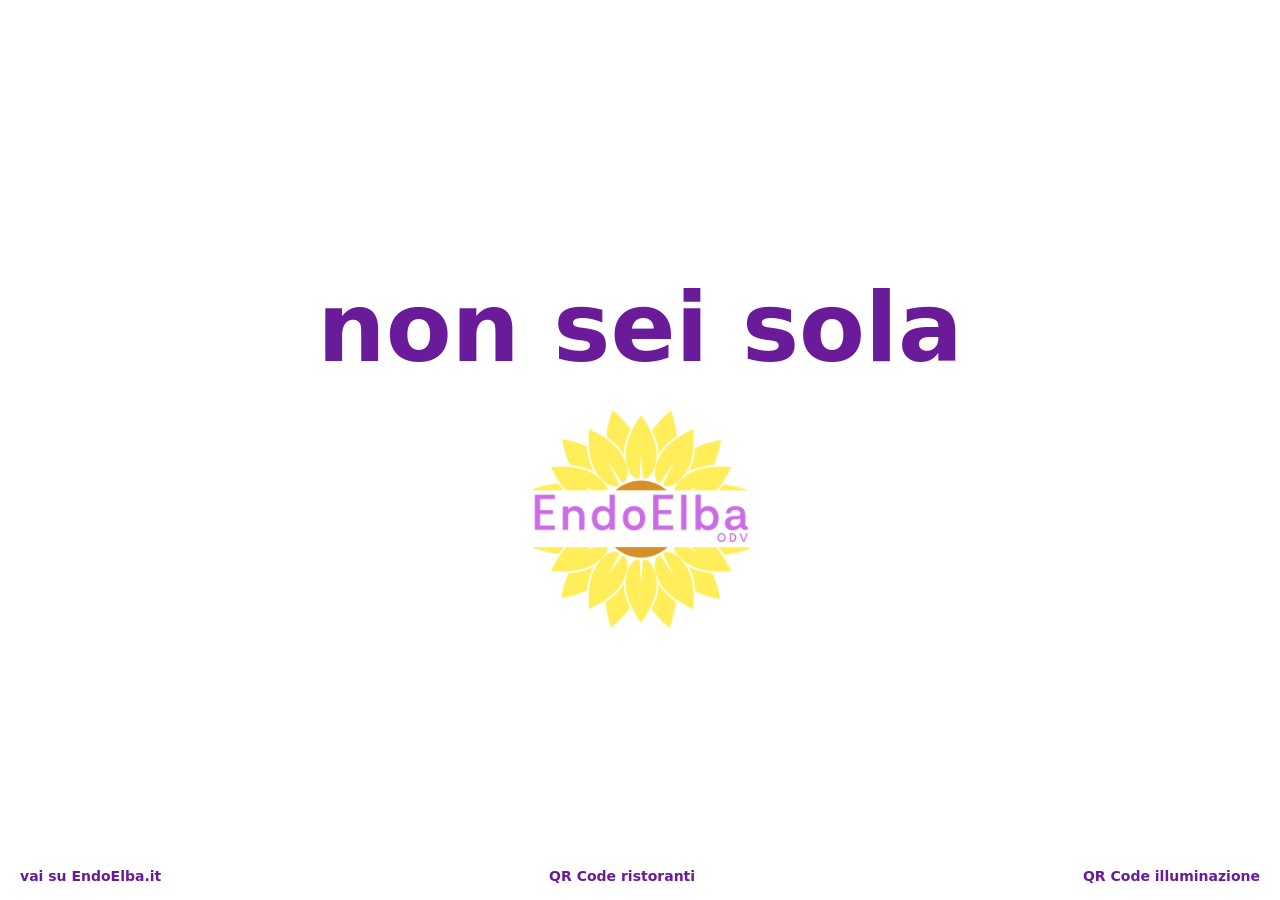
<file: index.html>
<!DOCTYPE html>
<html lang="it">
<head>
  <meta charset="UTF-8" />
  <meta name="viewport" content="width=device-width, initial-scale=1.0" />
  <title>EndoElba</title>
  <style>
    :root{
      --endo-purple:#6a1b9a;
      --endo-yellow:#fadd6a;
    }
    *{box-sizing:border-box}
    body{
      margin:0;
      min-height:100vh;
      display:flex;
      flex-direction:column;
      justify-content:center;
      align-items:center;
      font-family: system-ui, -apple-system, Segoe UI, Roboto, Arial, sans-serif;
      background:#fff;
      color:#333;
      text-align:center;
    }
    .title{
      font-size:clamp(42px, 8vw, 96px);
      font-weight:900;
      color:var(--endo-purple);
      margin-bottom:24px;
    }
    .logo{
      max-width:220px;
      width:60%;
    }
    .footer{
      position:fixed;
      left:0;
      right:0;
      bottom:0;
      padding:16px 20px;
      display:flex;
      justify-content:space-between;
      align-items:center;
      font-size:14px;
    }
    .footer a{
      color:var(--endo-purple);
      text-decoration:none;
      font-weight:600;
    }
    .footer a:hover{
      text-decoration:underline;
    }
  </style>
</head>
<body>

  <div class="title">non sei sola</div>

  <img src="logo-endoelba.png" alt="EndoElba" class="logo">

  <div class="footer">
    <a href="https://endoelba.it" rel="noopener" target="_blank">vai su EndoElba.it</a>
    <a href="ristoranti/?src=home_qr" rel="noopener">QR Code ristoranti</a>
    <a href="illuminazione/?src=home_qr" rel="noopener">QR Code illuminazione</a>
  </div>

</body>
</html>
</file>
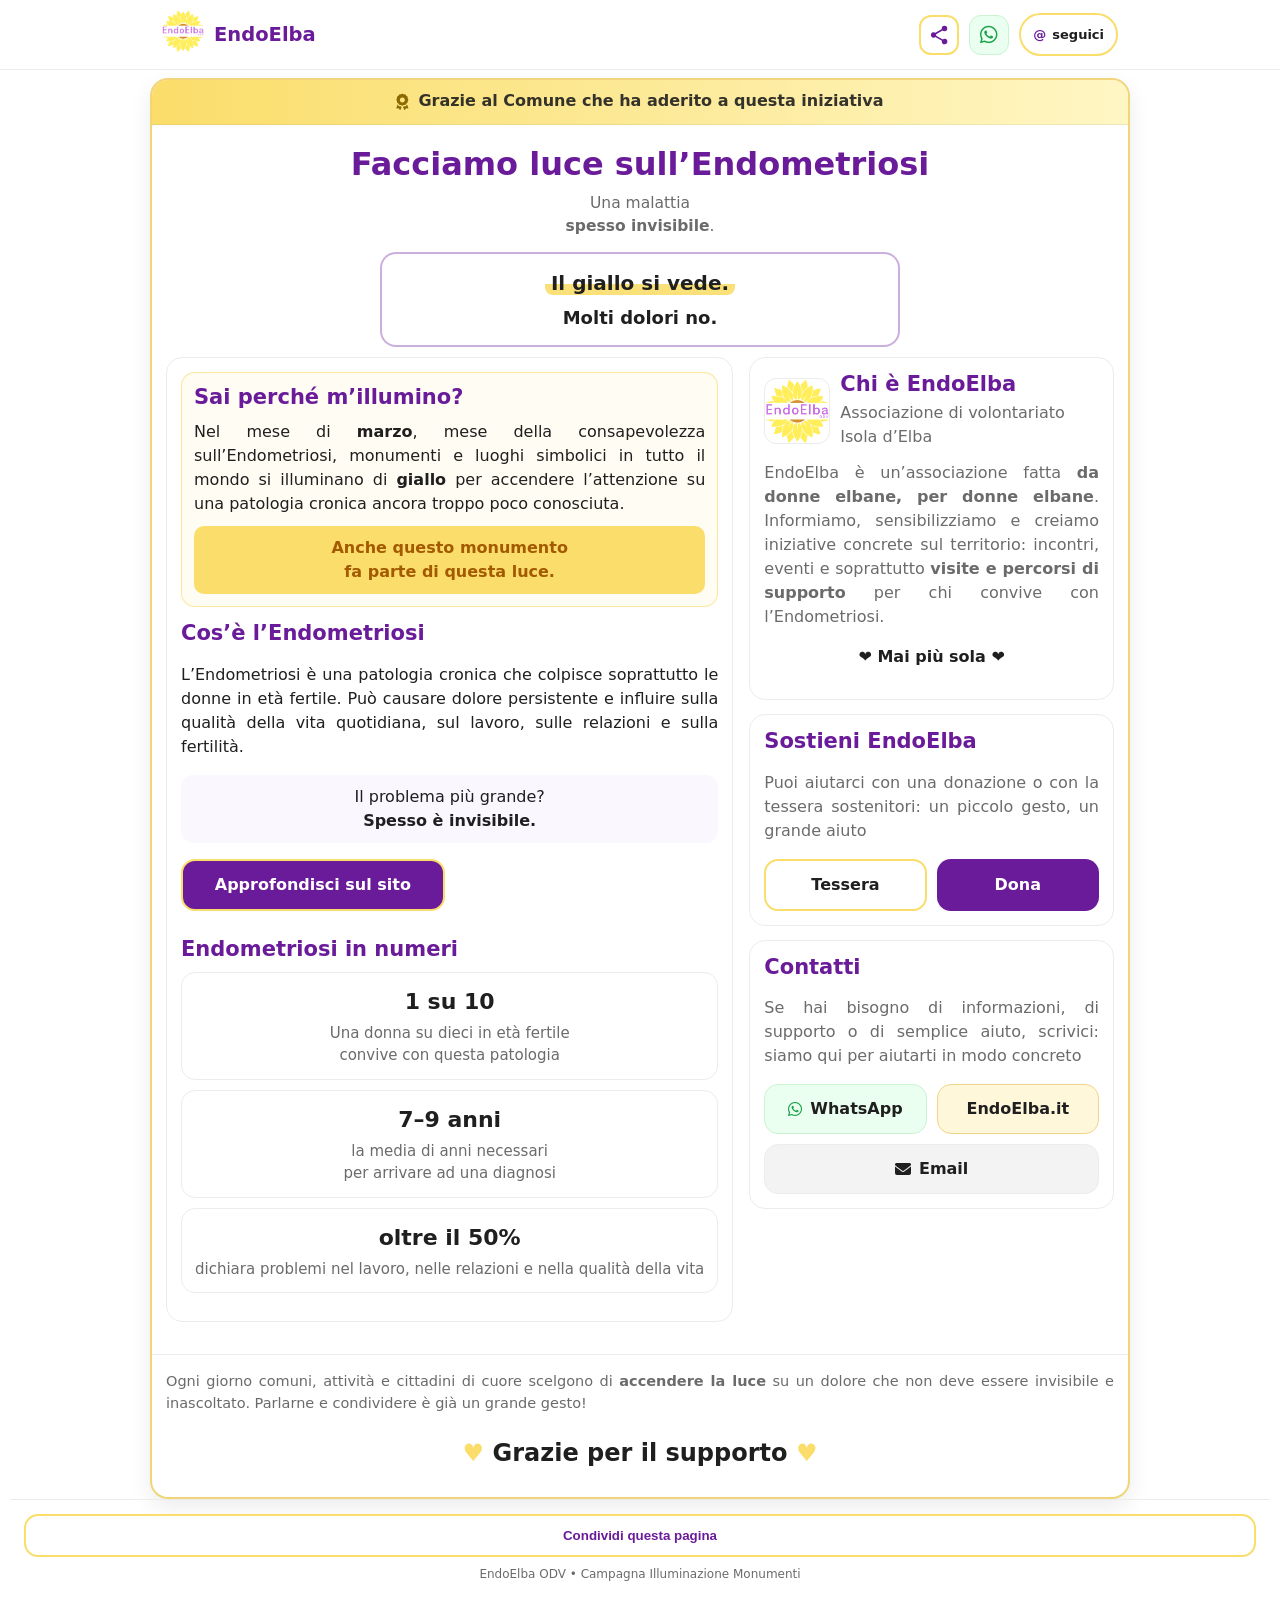
<file: illuminazione/index.html>
<!DOCTYPE html>
<html lang="it">
<head>
  <meta charset="UTF-8" />
  <meta name="viewport" content="width=device-width, initial-scale=1.0" />
  <title>ENDOELBA - Facciamo luce sull’Endometriosi</title>

  <meta name="description" content="Perché questo monumento è illuminato di giallo: pagina dedicata alla consapevolezza sull’Endometriosi, promossa da EndoElba ODV." />

  <link rel="preconnect" href="https://cdnjs.cloudflare.com" />
  <link href="https://cdnjs.cloudflare.com/ajax/libs/font-awesome/6.5.0/css/all.min.css" rel="stylesheet" />


  <!-- Google Analytics 4 - EndoElba -->
<script async src="https://www.googletagmanager.com/gtag/js?id=G-T1FRBDMW27"></script>
<script>
  window.dataLayer = window.dataLayer || [];
  function gtag(){dataLayer.push(arguments);}
  gtag('js', new Date());

  gtag('config', 'G-T1FRBDMW27', {
    anonymize_ip: true,
    page_path: location.pathname + location.search
  });
</script>

  

  <!-- file nella stessa cartella /illuminazione/ -->
  <link rel="stylesheet" href="style.css" />
  <script src="script.js" defer></script>
</head>

<body>

  <!-- TOPBAR -->
  <header class="topbar" aria-label="Barra superiore EndoElba">
    <div class="topbar-inner">
      <div class="brand">
        <a href="https://endoelba.it" rel="noopener" target="_blank" aria-label="Vai al sito EndoElba">
          <img class="logo" alt="EndoElba" src="https://elbaexpert.github.io/endoelba/illuminazione/logo-endoelba.png" />
        </a>
        <div class="brandTxt">
          <div class="subname">EndoElba</div>
          <!-- (kicker rimosso) -->
        </div>
      </div>

      <div class="actions">
        <button class="iconBtn glowPulse" id="shareBtnTop" type="button" aria-label="Condividi">
          <svg aria-hidden="true" width="22" height="22" viewBox="0 0 24 24">
            <path d="M18 16.08c-.76 0-1.44.3-1.96.77L8.91 12.7a3.27 3.27 0 0 0 0-1.39l7-4.11A2.99 2.99 0 0 0 18 7.91a3 3 0 1 0-3-3c0 .23.03.45.08.66l-7 4.11A3 3 0 1 0 6 15a2.99 2.99 0 0 0 2.05-.81l7.12 4.18c-.05.2-.07.41-.07.63a3 3 0 1 0 3-2.92z"></path>
          </svg>
        </button>

        <a class="btn-wa-top" href="https://wa.me/393534650921" rel="noopener" target="_blank" aria-label="WhatsApp EndoElba">
          <i class="fab fa-whatsapp" aria-hidden="true"></i>
        </a>

        <a class="topFollow glowPulse" href="https://www.instagram.com/endoelba/" rel="noopener" target="_blank" aria-label="Segui EndoElba su Instagram">
          <span class="at">@</span><span>seguici</span>
        </a>
      </div>
    </div>
  </header>


  <div class="wrap">
    <main class="frame" aria-label="Landing EndoElba - Monumenti illuminati di giallo">

      <!-- BANNER COMUNE -->
      <div class="comuneBar" id="comuneBar" aria-label="Ringraziamento Comune" hidden>
        <i class="fa-solid fa-award" aria-hidden="true"></i>
        <div class="comuneTxt">
          <div class="comuneTitle" id="comuneTitle">Grazie al Comune di</div>
          <div class="comuneName" id="comuneName"></div>
        </div>
      </div>

      <section class="hero">
        <h1>Facciamo luce sull’Endometriosi</h1>
        <p class="sub">Una malattia<br><strong>spesso invisibile</strong>.</p>

        <!-- CLAIM SUBITO SOTTO -->
        <div class="claim" aria-label="Claim della campagna">
          <div class="inner">
            <p class="line1"><span class="brush">Il giallo si vede.</span></p>
            <p class="line2">Molti dolori no.</p>
          </div>
        </div>
      </section>

      <div class="grid">

        <!-- CONTENUTI -->
        <section class="card" aria-label="Contenuti informativi">

          <div class="highlight">
            <p class="question">Sai perché m’illumino?</p>
            <p class="justify">
              Nel mese di <strong>marzo</strong>, mese della consapevolezza sull’Endometriosi, monumenti e luoghi simbolici in tutto il mondo
              si illuminano di <strong>giallo</strong> per accendere l’attenzione su una patologia cronica ancora troppo poco conosciuta.
            </p>
            <p class="highlight-strong"><strong>Anche questo monumento<br>fa parte di questa luce.</strong></p>
          </div>

          <h2>Cos’è l’Endometriosi</h2>
          <p class="justify">
            L’Endometriosi è una patologia cronica che colpisce soprattutto le donne in età fertile.
            Può causare dolore persistente e influire sulla qualità della vita quotidiana, sul lavoro, sulle relazioni e sulla fertilità.
          </p>
          <p class="key keyCenter">
            Il problema più grande?<br><strong>Spesso è invisibile.</strong>
          </p>

          <div class="ctaRow single">
            <a class="btn primary glowPulse" href="https://endoelba.it" rel="noopener" target="_blank">Approfondisci sul sito</a>
          </div>

          <div class="spacer" aria-hidden="true"></div>

          <h2>Endometriosi in numeri</h2>
          <div class="numbers" aria-label="Statistiche Endometriosi">
            <div class="stat">
              <div class="big">1 su 10</div>
              <div class="small">Una donna su dieci in età fertile<br>convive con questa patologia</div>
            </div>
            <div class="stat">
              <div class="big">7–9 anni</div>
              <div class="small">la media di anni necessari<br>per arrivare ad una diagnosi</div>
            </div>
            <div class="stat">
              <div class="big">oltre il 50%</div>
              <div class="small">dichiara problemi nel lavoro, nelle relazioni e nella qualità della vita</div>
            </div>
          </div>

        </section>

        <!-- COLONNA INFO -->
        <aside aria-label="Informazioni su EndoElba">

          <section class="card" id="chi">
            <div class="whoHeader">
              <img class="whoLogo bigLogo" alt="Logo EndoElba" src="https://elbaexpert.github.io/endoelba/illuminazione/logo-endoelba.png" />
              <div>
                <h2 style="margin:0">Chi è EndoElba</h2>
                <div class="muted" style="margin-top:4px">Associazione di volontariato<br>Isola d’Elba</div>
              </div>
            </div>

            <p class="muted justify" style="margin-top:12px">
              EndoElba è un’associazione fatta <b>da donne elbane, per donne elbane</b>.
              Informiamo, sensibilizziamo e creiamo iniziative concrete sul territorio: incontri, eventi e soprattutto <b>visite e percorsi di supporto</b>
              per chi convive con l’Endometriosi.
            </p>

            <p class="pillBtn pulse boldCenter">
              ❤️ Mai più sola ❤️
            </p>
          </section>

          <section class="card" id="sostieni" style="margin-top:14px;">
            <h2>Sostieni EndoElba</h2>
            <p class="muted justify">Puoi aiutarci con una donazione o con la tessera sostenitori: un piccolo gesto, un grande aiuto</p>
            <div class="btnRow">
              <a class="btn glowPulse" href="https://endoelba.it/donazioni/" rel="noopener" target="_blank">Tessera</a>
              <a class="btn primary" href="https://endoelba.it/donazioni/" rel="noopener" target="_blank">Dona</a>
            </div>
          </section>

          <section class="card" id="contatti" style="margin-top:14px;">
            <h2>Contatti</h2>
            <p class="muted justify">Se hai bisogno di informazioni, di supporto o di semplice aiuto, scrivici: siamo qui per aiutarti in modo concreto</p>
            <div class="btnRow3">
              <a class="btn btn-wa" href="https://wa.me/393534650921" rel="noopener" target="_blank" aria-label="WhatsApp EndoElba">
                <i class="fab fa-whatsapp" aria-hidden="true"></i>
                <span>WhatsApp</span>
              </a>
              <a class="btn btn-site" href="https://endoelba.it/" rel="noopener" target="_blank">EndoElba.it</a>
              <a class="btn btn-email span2" href="mailto:endoelba@gmail.com" aria-label="Email EndoElba">
                <i class="fa-solid fa-envelope" aria-hidden="true"></i>
                <span>Email</span>
              </a>
</div>
          </section>

        </aside>

      </div>


               <section class="thanks" id="thanks" style="margin-top:14px;">
            <p class="muted justify">Ogni giorno comuni, attività e cittadini di cuore scelgono di <strong>accendere la luce</strong> su un dolore che non deve essere invisibile e inascoltato. Parlarne e condividere è già un grande gesto!</p>      

                 <h2><span class="heartPulse">♥</span> <strong>Grazie per il supporto</strong> <span class="heartPulse">♥</span></h2>
          </section>










      



    </main>


          <footer class="pageFooter">
        <button class="linkBtn glowPulse" id="shareBtnBottom" type="button">Condividi questa pagina</button>
        <div class="tiny">EndoElba ODV • Campagna Illuminazione Monumenti</div>
      </footer>

    
  </div>


  <!-- SHARE SHEET -->
  <div id="shareSheet" aria-hidden="true">
    <div class="sheet" role="dialog" aria-label="Condividi">
      <div class="sheetTop">
        <strong>Condividi</strong>
        <button class="btn" id="shareClose" type="button">Chiudi</button>
      </div>
      <p class="muted" style="margin:10px 0 12px; font-size:13.5px;">Scegli dove vuoi condividere questa pagina.</p>
      <div class="btnRow">
        <a class="btn shareIcon" href="#" id="shareWhatsApp" rel="noopener" target="_blank" aria-label="Condividi su WhatsApp">
          <i class="fab fa-whatsapp" aria-hidden="true"></i>
        </a>
        <a class="btn shareIcon" href="#" id="shareFacebook" rel="noopener" target="_blank" aria-label="Condividi su Facebook">
          <i class="fab fa-facebook-f" aria-hidden="true"></i>
        </a>
        <a class="btn shareIcon" href="#" id="shareEmail" aria-label="Condividi via email">
          <i class="fa-solid fa-envelope" aria-hidden="true"></i>
        </a>
        <button class="btn shareIcon" id="shareCopy" type="button" aria-label="Copia link">
          <i class="fa-solid fa-link" aria-hidden="true"></i>
        </button>
      </div>
      <div class="toast" id="shareToast" role="status" aria-live="polite">Link copiato ✅</div>
    </div>
  </div>

</body>
</html>
</file>
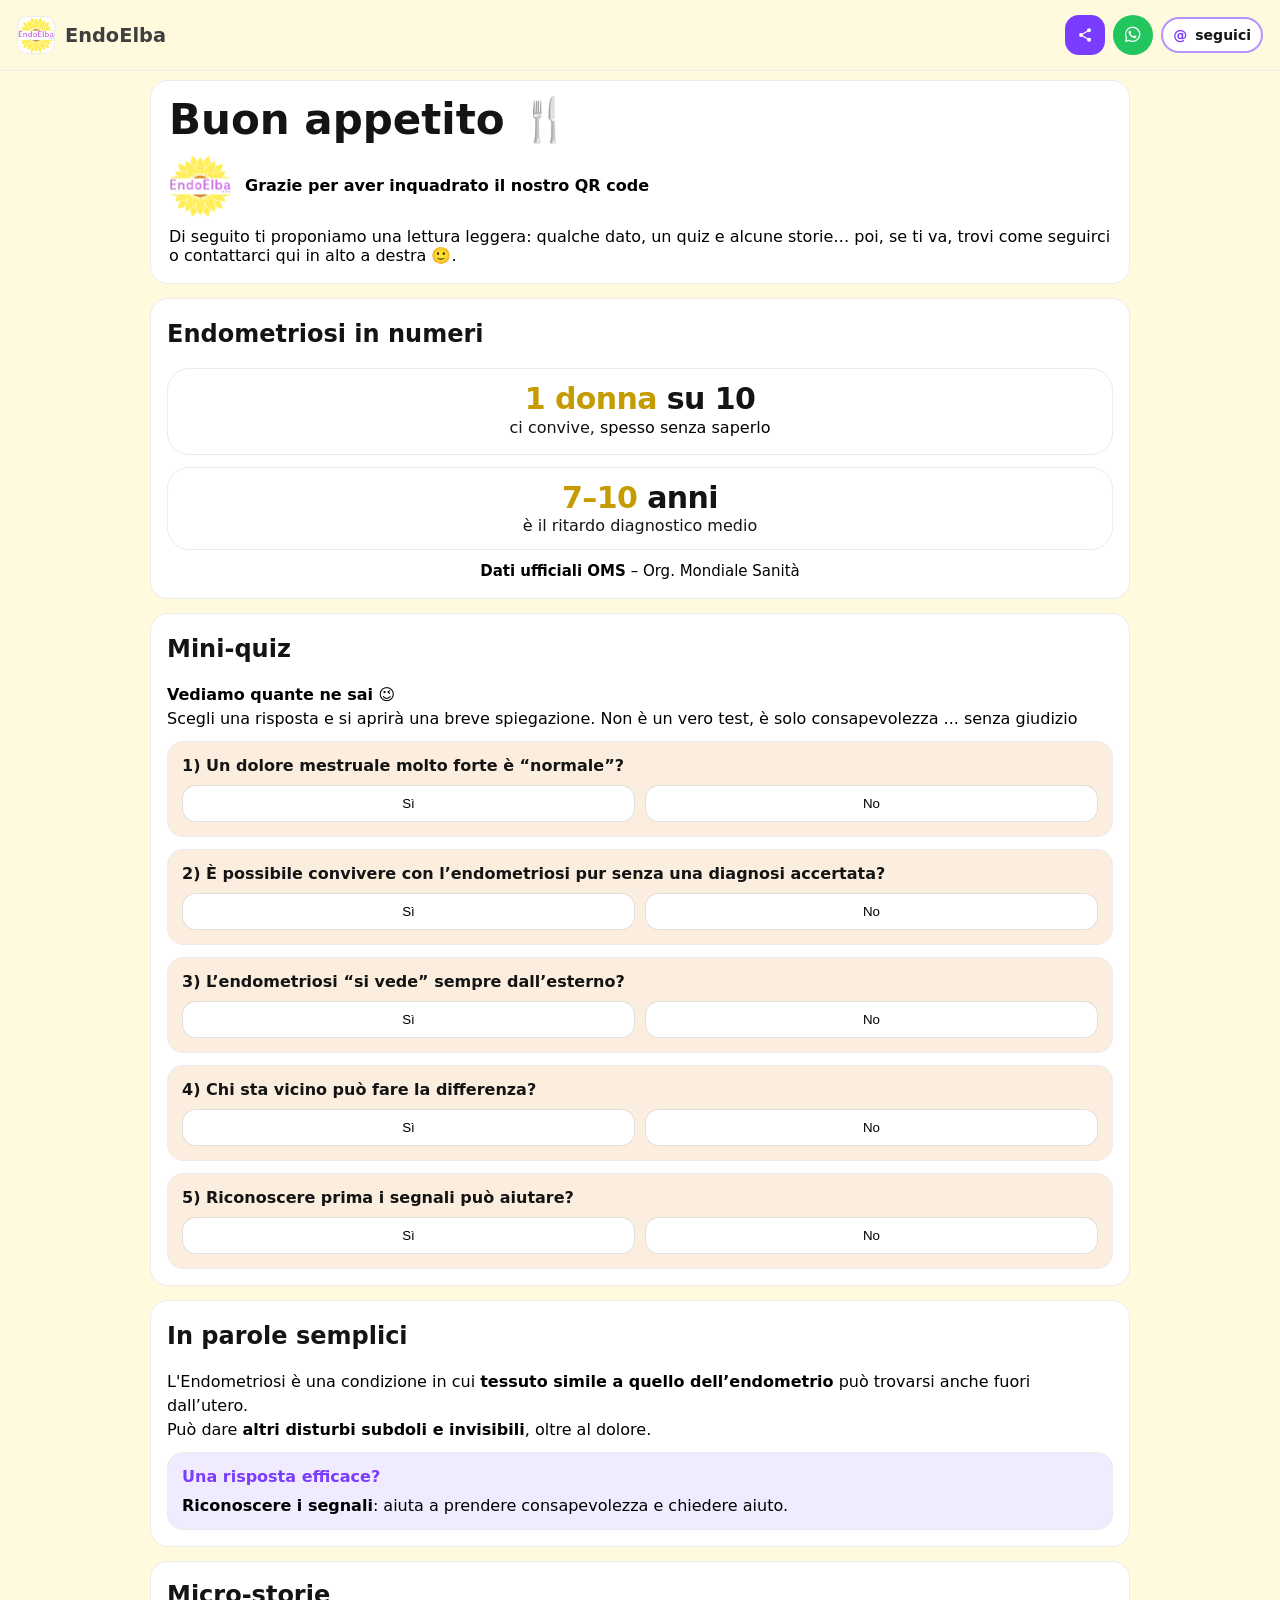
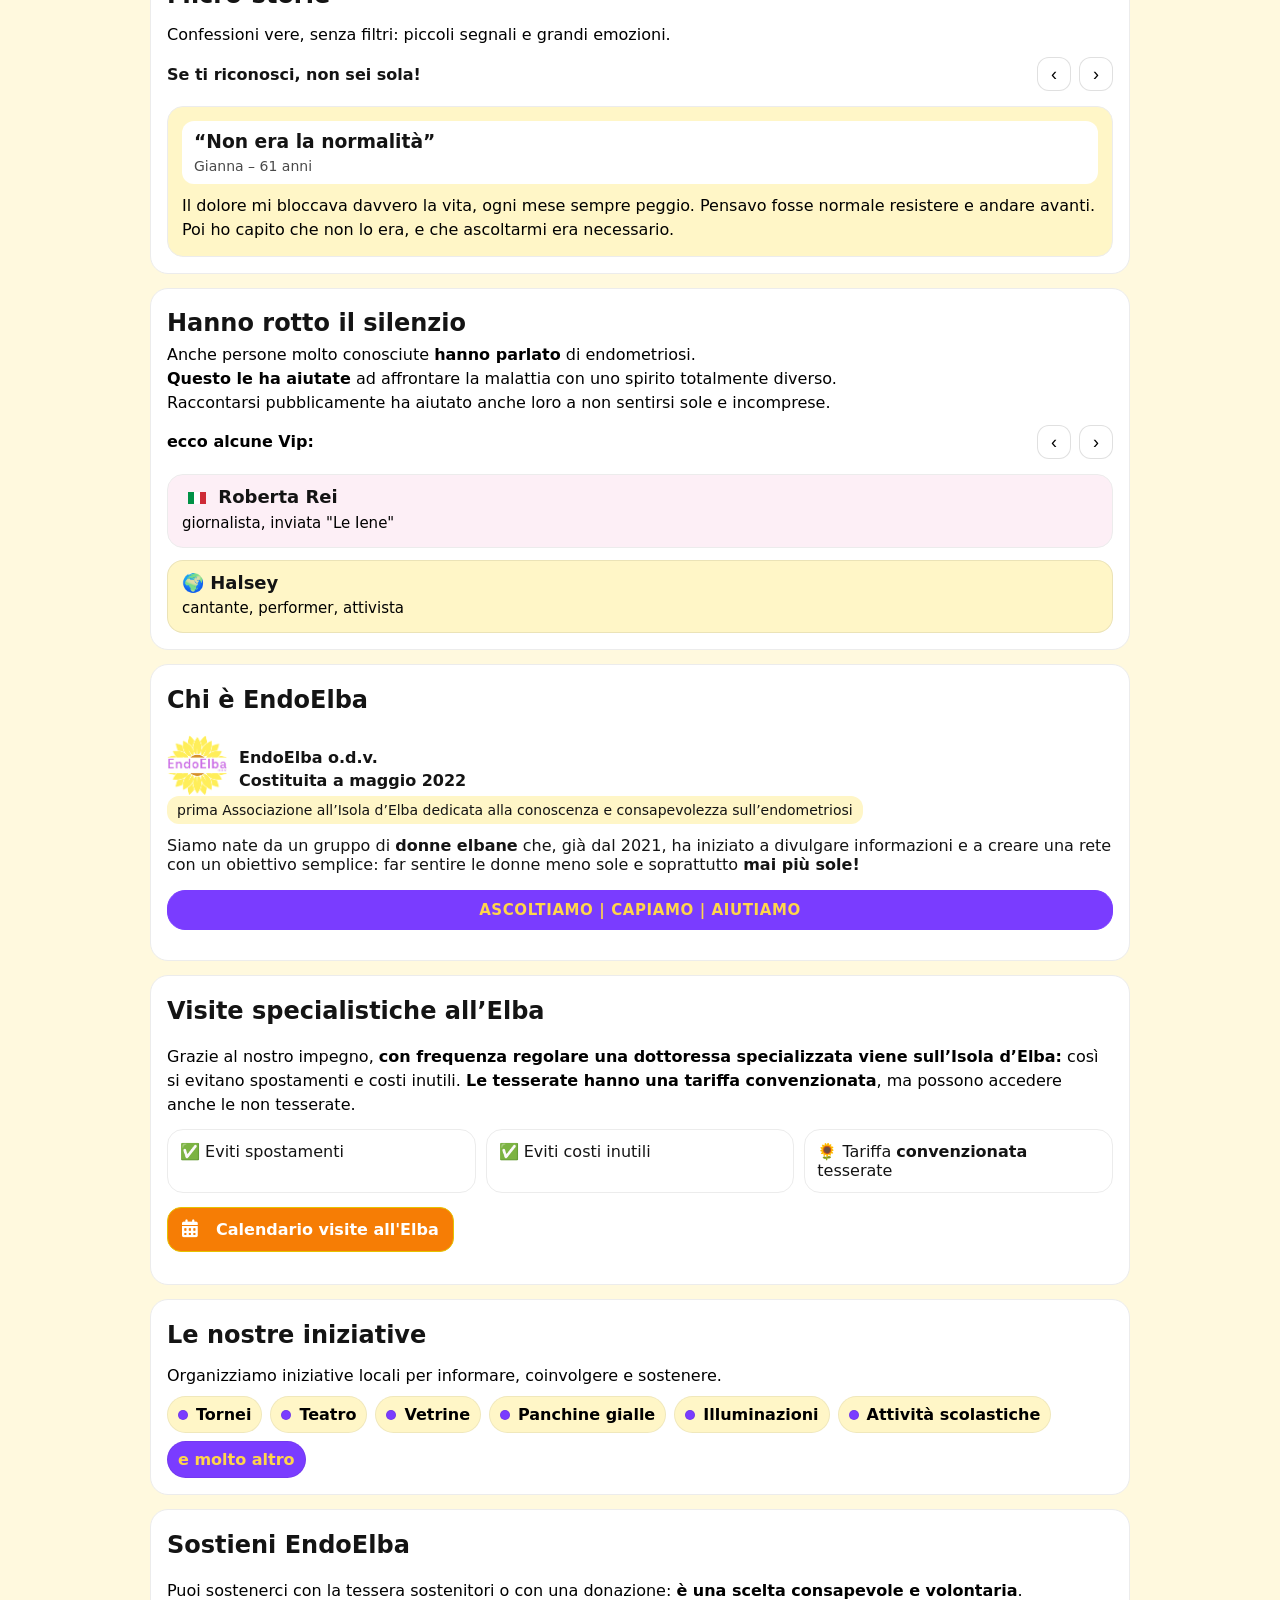
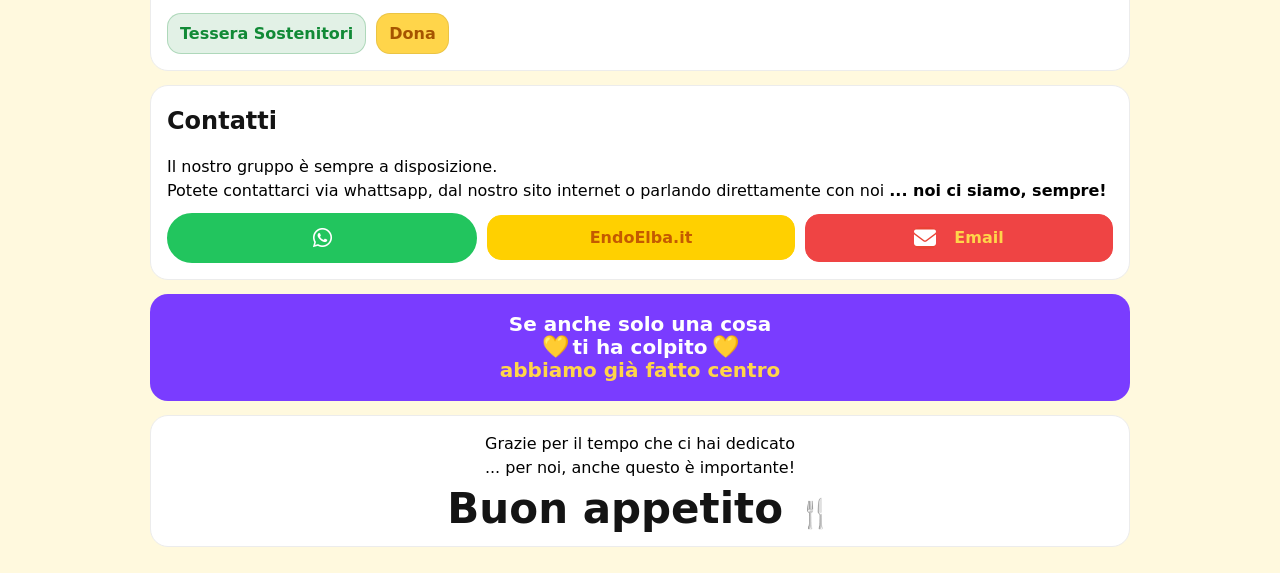
<file: ristoranti/index.html>
<!DOCTYPE html> 

<html lang="it">
<head>
<meta charset="utf-8"/>
<meta content="width=device-width,initial-scale=1,viewport-fit=cover" name="viewport"/>
<meta name="color-scheme" content="light">
<title>ENDOELBA - 1 donna su 10 - tovaglietta ristoranti 2026</title>
<style>
:root{
  --topbarH:84px;
  --page:#fff9de;
  --card:#ffffff;
  --sub:#fdeff6;
  --ink:#141414;
  --muted:#000000;
  --line:#ececec;
  --violet:#7a3cff;
  --yellow:#ffd54a;
  --yellowSoft:#ffe680;
  --yellowVerySoft:#fff6c7;
  --yellowBorder:#e6c200;
  --good:#118a36;
  --good2:#0f6f2c;
  --bad:#c83c3c;
  --r:18px;
}
html,body{padding-top:0 !important;}
body{
  margin:0; font-family: system-ui, -apple-system, Segoe UI, Roboto, Arial, sans-serif;
  color:var(--ink); background:var(--page);
}
.page{min-height:100vh; background:var(--page);}

@keyframes beat{0%,100%{transform:scale(1)}25%{transform:scale(1.12)}40%{transform:scale(1)}60%{transform:scale(1.18)}}
.heart{display:inline-block; animation:beat 1.35s infinite; transform-origin:center;}
.topbar{
  left:0; right:0; width:100%;
  position:fixed; top:0; z-index:60;
  background:var(--page);
  border-bottom:1px solid var(--line);
  padding:10px 18px;

  padding-top:calc(10px + env(safe-area-inset-top));
}
.topbar-inner{width:100%; max-width:none; margin:0; padding:10px 14px; box-sizing:border-box; display:flex; align-items:center; justify-content:flex-start; gap:10px;}
.brand{display:flex; align-items:center; gap:8px; margin:0; justify-content:flex-start; text-align:left; flex:0 0 auto;}
.brandTxt{display:flex; flex-direction:column; line-height:1.05; text-align:left;}
.actions{margin-left:auto; display:flex; align-items:center; gap:6px; flex-wrap:nowrap; justify-content:flex-end; max-width:100%;}
.iconBtn{padding:6px; width:36px; height:36px;}
.btn-wa-top{width:40px; height:40px; border-radius:50%; display:flex; align-items:center; justify-content:center; background:#25d366; color:#fff; font-size:22px;}
.topFollow{padding:8px 12px;}

.brand{display:flex; align-items:center; gap:10px; margin:0;}
.brand img{width:38px; height:38px; border-radius:10px; background:#fff; border:1px solid var(--line);}
.brand .name{ font-size:18px; letter-spacing:.02em;}
.brand .subname{font-weight:700; font-size: 1.21em; color:#3f3f3f; margin-top:2px;}
.brandTxt{display:flex; flex-direction:column; line-height:1.05}

.wrap{max-width:980px; margin:0 auto; padding:10px 14px 44px; padding-bottom:26px;}
.hero{
  background:var(--card);
  border:1px solid var(--line);
  border-radius:18px;
  padding:18px;
margin-top:0;}

<h1{margin:0 0 8px; font-size:22px; line-height:1.15;}
.lead{margin:0; color:var(--muted); line-height:1.45;}
.badge{display:inline-block; background:#fff; border:1px solid var(--line); padding:6px 10px; border-radius:999px;  margin:10px 0 0;}
.card{
  background:var(--card);
  border:1px solid var(--line);
  border-radius:18px;
  padding:16px;
  margin-top:14px;
}
<h2{margin:0 0 10px; font-size:18px;}
<h3{margin:14px 0 8px; font-size:15px;}
<p{margin:0;}
#storie h2{margin-bottom:5px;}
#famosi h2{margin-bottom:5px;}
#famosi p.muted{margin-top:3px;}

#sostieni .btnRow{margin-top:10px;}
#contatti .btnRow{margin-top:10px;}

.card p + p{margin-top:10px;}
.card h2 + p{margin-top:6px;}
.card h3 + p{margin-top:6px;}

.muted{color:var(--muted); line-height:1.5; margin:0;}
.small{font-size:13px;}
hr.sep{border:none; border-top:1px solid var(--line); margin:14px 0;}

.btn{
  border:1px solid var(--yellowBorder);
  background:var(--yellow);
  padding:10px 12px;
  border-radius:14px;
  text-decoration:none;
  color:var(--ink);
  display:inline-flex;
  gap:8px;
  align-items:center;
  cursor:pointer;
  
}
.btn.share{
  border:1px solid var(--shareBorder) !important;
  background:var(--shareBg) !important;
}
.btnRow{display:flex; gap:10px; flex-wrap:wrap; align-items:center;}
.kpi{font-size:34px; font-weight:1000; letter-spacing:-.02em; margin:0;}
.kpiLine{display:flex; flex-wrap:wrap; gap:10px; align-items:baseline}
.kpiText{ font-size:16px}
.pill{display:inline-block; background:#fff; border:1px solid var(--line); padding:8px 10px; border-radius:14px; margin:6px 6px 0 0;}
.subbox{background:var(--yellowVerySoft); border:1px solid var(--line); border-radius:16px; padding:14px;}
.grid2{display:grid; grid-template-columns:1fr; gap:12px}
@media(min-width:720px){.grid2{grid-template-columns:1fr 1fr}}

.quizQ{font-weight:700;  margin:0 0 10px;}
.opt{display:block; width:100%; text-align:left; padding:12px 12px; border-radius:14px; border:1px solid var(--line); background:#fff; margin:8px 0; cursor:pointer; }
.opt{background:#fff;}
.opt.selected{border-color:rgba(20,20,20,.18);}
.opt.selected.correct{background:#dcf7e4;}
.opt.selected.wrong{background:#fdeff6;}

.opt:active{transform:scale(.997)}
.opt.correct.selected{border-color:rgba(31,138,59,.55); background:rgba(31,138,59,.10); box-shadow:0 0 0 3px rgba(31,138,59,.18);}
.opt.wrong.selected{border-color:rgba(220,38,38,.40); background:rgba(220,38,38,.08);}
.opt.correct.selected::after{content:" ✓"; font-size:18px;}
.pop{animation:pop .35s ease-out}
@keyframes pop{0%{transform:scale(1)}50%{transform:scale(1.03)}100%{transform:scale(1)}}

.explain{display:none; margin:6px 0 0; padding:10px 12px; border-radius:14px; background:#fff; border:1px solid var(--line);}
.explain.show{display:block; background:var(--yellowVerySoft);}
.tagList{display:flex; flex-wrap:wrap; gap:8px}
.tag{display:inline-flex; align-items:center; gap:8px; background:#fff; border:1px solid var(--line); padding:8px 10px; border-radius:999px; }
.dot{width:8px; height:8px; border-radius:99px; background:var(--violet); border:1px solid rgba(0,0,0,.1)}
#iniziative .tag{background:var(--yellowSoft); border:1px solid rgba(0,0,0,.06);} 
#iniziative .dot{background:var(--violet); border:1px solid rgba(0,0,0,.08)}


.footerLine{ font-size:16px; margin:0 0 8px}
.final{margin:0; color:var(--muted)}

/* Share sheet */
#shareSheet{display:none; position:fixed; inset:0; background:rgba(0,0,0,.35); z-index:99}
#shareSheet .sheet{position:absolute; left:50%; bottom:18px; transform:translateX(-50%); width:min(520px, calc(100% - 24px)); background:#fff; border:1px solid var(--line); border-radius:18px; padding:14px}


.at{color:var(--violet); }

/* Quiz layout */
#quiz .opts{display:flex; gap:10px; margin-top:10px}
#quiz .opt{flex:1; background:#fff; border:1px solid rgba(0,0,0,.12); border-radius:14px; padding:10px 12px;  cursor:pointer}
#quiz .opt.yes{order:1}
#quiz .opt.no{order:2}
#quiz .opt.selected.correct{background:rgba(17,138,54,.12); border-color:rgba(17,138,54,.35)}
#quiz .opt.selected.wrong{background:rgba(200,60,60,.12); border-color:rgba(200,60,60,.70); box-shadow:0 0 0 2px rgba(200,60,60,.18) inset}
#quiz .explain{background:#fff; border:1px solid var(--line)}

/* Carousel */
.carousel{position:relative; overflow:hidden;}
.carouselTrack{display:flex; transition:transform .55s ease; will-change:transform;}
.carouselItem{flex:0 0 100%;}
.cNav{
  position:absolute; top:50%; transform:translateY(-50%);
  width:34px; height:34px; border-radius:999px;
  border:1px solid rgba(0,0,0,.12);
  background:#fff;  line-height:32px;
  padding:0; cursor:pointer; z-index:3;
}
.cPrev{left:10px;}
.cNext{right:10px;}
@media(max-width:520px){
  .carousel { padding-top: 15px; }
  .cNav{top:14px; transform:none;}
  /* both buttons on top-right */
  .cPrev{left:auto; right:54px;}
  .cNext{left:auto; right:10px;}
}

.subname{font-size: 1.21em;  color:#2b2b2b;}

.brand{justify-content:space-between;}
.actions{margin-left:auto; display:flex; align-items:center; gap:10px; flex-wrap:wrap; justify-content:flex-end; max-width:100%;}
.brand{flex-wrap:wrap;}
@media (max-width:520px){.actions{width:100%; margin-left:0; justify-content:flex-start;}}
.topFollow{font-weight:700; background:#fff !important; color:var(--ink) !important; border:2px solid rgba(122,60,255,.55) !important; box-shadow:0 0 0 0 rgba(122,60,255,.55); animation:pulseViolet 1.25s infinite;  border-radius:999px; padding:10px 14px;}


.lead2{margin:10px 0 0; color:var(--muted);}


.numGrid{display:flex; gap:12px; flex-wrap:wrap; margin-top:10px;}
.numBox{flex:1 1 240px; background:#fff; border:1px solid var(--line); border-radius:18px; padding:14px;}
.numBig{ font-size:40px; line-height:1;}
.numSub{margin-top:8px; color:var(--ink);}
.numFoot{margin-top:10px; font-size:12.5px; color:var(--muted);}
@media(max-width:520px){.numBig{font-size:46px;}}


/* pattern leggero */

/* Numeri stile v2 */
.stat{
  margin-top:0;
  background:var(--card);
  border:1px solid var(--line);
  border-radius:22px;
  padding:14px 16px;
}
.stat .big{
  
  letter-spacing:-.02em;
  font-size:clamp(22px,3.2vw,36px);
}
.y{color:#c59b00}
.v{color:var(--ink)}
.violet-bold{color:var(--violet); }
/* Buttons palette */
.btn{background:var(--yellowSoft); border-color:var(--yellowBorder);}
.btn.primary{background:var(--yellowSoft); border-color:var(--yellowBorder);}
.btn.share{border:1px solid rgba(122,60,255,.35) !important; background:rgba(122,60,255,.10) !important;}

/* --- Fix richieste Marco (v4) --- */
.heroHead{display:flex; align-items:center; gap:14px;}
.heroLogo{width:54px; height:54px; border-radius:14px;}
.heroTitle{ font-size:36px; line-height:1; margin:0;}
@media(min-width:720px){.heroTitle{font-size:42px;}}

.iconBtn{display:inline-flex; align-items:center; justify-content:center; width:40px; height:40px; border-radius:14px; border:1px solid rgba(0,0,0,.12); background:#fff; cursor:pointer;}
.iconBtn:active{transform:scale(.98);}
.shareTop{background:var(--violet); color:#fff; border-color:rgba(0,0,0,.0);}
.shareTop svg{fill:currentColor;}

.followPulse{background:#fff !important; color:var(--ink) !important; border-color:rgba(0,0,0,.14) !important;}
.followPulse{animation:pulse 1.6s ease-in-out infinite;}
@keyframes pulse{
  0%{box-shadow:0 0 0 0 rgba(122,60,255,.30);}
  70%{box-shadow:0 0 0 10px rgba(122,60,255,0);}
  100%{box-shadow:0 0 0 0 rgba(122,60,255,0);}
}

.shareAlt{background:var(--yellow) !important; border-color:var(--yellowBorder) !important; color:var(--ink) !important;}
.shareAlt .shareIcon{}

.statsGrid{display:grid !important; grid-template-columns:1fr 1fr; gap:12px;}
@media(max-width:380px){.statsGrid{grid-template-columns:1fr 1fr;} .big{font-size:32px;}}

.optRow{display:flex; gap:10px; margin-top:8px;}
.optRow .opt{flex:1; margin:0; text-align:center; padding:12px 10px;}
/* manteniamo spiegazioni sotto */
.subbox .explain{margin-top:10px;}

.benefits{display:grid; grid-template-columns:1fr; gap:10px; margin-top:12px;}
@media(min-width:720px){.benefits{grid-template-columns:repeat(3,1fr);}}
.benefit{background:#fff; border:1px solid var(--line); border-radius:16px; padding:12px 12px; }

.violetTag{background:var(--violet) !important; color:var(--yellow) !important;}
.violetTag .dot{background:var(--violet);}

/* nav caroselli in alto a destra (meno invasivi) */
.cNav{top:12px !important; transform:none !important; width:32px; height:32px; line-height:30px;}
.cPrev{left:auto !important; right:52px !important;}
.cNext{right:12px !important;}

/* microstorie: titolo un filo più compatto */
#storie h3{margin-top:0;}


/* === Custom tweaks (Jan 2026) === */
.topFollow{background:#fff !important; color:var(--ink) !important; border:2px solid rgba(122,60,255,.55) !important; box-shadow:0 0 0 0 rgba(122,60,255,.55); animation:pulseViolet 1.25s infinite;  border-radius:999px; padding:10px 14px;}
@keyframes pulseSoft{0%{transform:scale(1); box-shadow:0 0 0 0 rgba(122,60,255,.25);} 70%{transform:scale(1.02); box-shadow:0 0 0 10px rgba(122,60,255,0);} 100%{transform:scale(1); box-shadow:0 0 0 0 rgba(122,60,255,0);} }
@keyframes pulseViolet{
  0%{ box-shadow:0 0 0 0 rgba(122,60,255,.45); }
  70%{ box-shadow:0 0 0 10px rgba(122,60,255,0); }
  100%{ box-shadow:0 0 0 0 rgba(122,60,255,0); }
}

/* hero logo +15% */
.heroLogo{width:62px !important; height:62px !important; border-radius:16px !important;}

/* Numeri: fonte OMS più leggibile */
#numeri .muted.small{font-size:15px !important; font-weight:400;}

/* Quiz: NO sempre a destra, spiegazione senza rosa */
#quiz .explain{background:#fff !important;}
/* evidenzia solo la risposta selezionata (già gestito da .selected) */

/* Semplice: testo in un unico paragrafo con <br> (markup aggiornato sotto) */

/* Caroselli: nessuna freccia, autoplay 4s */
.carousel .cNav{display:none !important;}

/* VIP: slide con due nomi */
.vipPair{display:grid; grid-template-columns:1fr 1fr; gap:12px;}
@media (max-width:560px){.vipPair{grid-template-columns:1fr;}}

/* EndoElba: logo a sinistra */
.endoHead{display:flex; align-items:center; gap:12px; margin-bottom:6px;}
.endoHead img{width:66px; height:66px; border-radius:16px; background:#fff; border:1px solid var(--line);}

/* Visite: pulsazione pulsante */
#visite .btn.primary{animation: pulseViolet 1.8s infinite;}


#visite a.btn{animation:pulseViolet 1.25s infinite; background:#fff6c7; border:2px solid rgba(122,60,255,.35); color:var(--violet);}

/* Sostieni: bottoni */
.btn.greenSoft{background:rgba(17,138,54,.12); border-color:rgba(17,138,54,.25);}
.btn.yellowDona{background:var(--yellow); border-color:rgba(0,0,0,.08);}


/* VIP (famosi) */
#famosi .vipPair{display:grid; grid-template-columns:1fr 1fr; gap:12px}
#famosi .subbox{padding:12px 14px}
#famosi .subbox h3{margin:0 0 6px; line-height:1.1}
#famosi .subbox .small{font-size:14px !important}
#famosi .subbox.intl{background:rgba(255,213,74,.18); border-color:rgba(0,0,0,.08)}

/* Finale viola */
.finalePurple{background:var(--violet); color:#fff; border-color:transparent; padding:18px 16px;}
.finalePurple .finaleText{flex:1; text-align:center;  font-size:20px; line-height:1.15;}
.finalePurple .brandHeart{font-size:40px !important; animation:pulseHeart 1.2s infinite;}
.finalePurple .centerYellow{color:var(--yellow); }

.finalePurple .finaleRow{display:flex; align-items:center; justify-content:space-between; gap:12px;}
.finalePurple .finaleText{flex:1; text-align:center;  font-size:20px; line-height:1.15;}
.finalePurple .heartBtn{animation:pulseHeart 1.2s infinite; border:0; background:transparent; font-size:54px; cursor:pointer; padding:0 4px; line-height:1;}
.finalePurple .finaleText span{}



/* WhatsApp button in topbar (verde) */
.btn-wa-top{
  display:inline-flex; align-items:center; justify-content:center;
  width:44px; height:44px;
  border-radius:999px;
  background:#22c55e;
  color:#ffffff;
  text-decoration:none;
  border:0;
  flex:0 0 auto;
}
.btn-wa-top i{font-size:24px; line-height:1;}


#contatti .btn{display:inline-flex; align-items:center; gap:10px;}
#contatti .btn i{font-size:18px;}
#contatti .btn-wa{background:#22c55e; color:#fff;}
#contatti .btn-site{background:#ffd54a; color:#b45309; font-weight:800;}
#contatti .btn-email{background:#ef4444; color:#fff;}

/* WhatsApp button in topbar */
.btn-wa{
  display:inline-flex; align-items:center; gap:8px;
  padding:10px 12px;
  border-radius:999px;
  background:#ffffff;
  border:2px solid rgba(34,197,94,.35);
  text-decoration:none;
  
  white-space:nowrap;
}
.btn-wa .wa-ico{
  width:18px; height:18px; display:inline-block;
  border-radius:6px;
  background:rgba(34,197,94,.15);
  position:relative;
}
.btn-wa .wa-ico::before{
  content:"";
  position:absolute; inset:3px;
  border-radius:999px;
  border:3px solid #22c55e;
  border-top-color:transparent;
  border-right-color:transparent;
  transform:rotate(-35deg);
}


@media (max-width: 520px){
  .hero-title{font-size:30px; line-height:1.05;}
}



/* NUMERI: ripristina enfasi sui numeri principali, ma non sul testo descrittivo */
#numeri .big,
#numeri .big *,
#numeri .kpi strong,
#numeri .kpi .kpi-title,
#numeri .kpi .kpi-main{
  font-weight:900 !important;
}
/* Descrizioni sotto ai dati e riga OMS NON in grassetto */
#numeri .kpi p,
#numeri .kpi .desc,
#numeri .stat-desc,
#numeri .stat-note,
#numeri .note,
#numeri .oms,
#numeri .oms *{
  font-weight:400 !important;
}


/* TOP GAP: niente vuoto tra topbar e contenuto */
body{padding-top:var(--topbarH) !important;}
.topbar{ position:fixed; top:0; left:0; right:0; z-index:60; }
.wrap{ padding-top:10px !important; }
.hero{ margin-top:0 !important; }


@media (max-width: 520px){
  .hero-title{font-size:30px !important; line-height:1.05;}
}

body{padding-top:var(--topbarH) !important;}

#numeri .oms, #numeri .oms *{font-weight:400 !important;}

.explain.show{background:#fff6c7 !important;}

#storie{padding-top:15px !important;}
#famosi{padding-top:15px !important;}


.endoelba-head{display:flex; gap:12px; align-items:flex-start; margin-top:8px;}
.endoelba-logo{width:56px; height:56px; border-radius:12px; object-fit:contain; background:#fff;}
.endoelba-head-text{flex:1;}
.endoelba-odv{font-size:16px; margin-bottom:4px;}
.endoelba-founded{font-size:16px; margin-bottom:6px;}
.endoelba-tag{font-size:14px; font-weight:400; background:#fff6c7; color:var(--ink); padding:6px 10px; border-radius:12px; display:inline-block;}
.endoelba-story{margin-top:12px;}
.endoelba-motto{margin:10px 0 14px; font-size:16px; letter-spacing:.04em; background:var(--violet); color:var(--yellow); display:block; padding:10px 14px; border-radius:18px; border:1px solid var(--violet); font-weight:900; text-align:center;}


#visite a.btn{font-weight:900 !important; background:#e6c200 !important; border-color:#e6c200 !important;}

#iniziative .tag, #iniziative .pill, #iniziative .chip, #iniziative button, #iniziative a{font-weight:900 !important;}
#iniziative p, #iniziative li, #iniziative span{font-weight:900 !important;}

#sostieni a.btn, #sostieni .btn{font-weight:900 !important;}


#contatti .btn{font-weight:900 !important;}
#contatti a[href*="wa.me"]{background:#22c55e !important; border-color:#22c55e !important; color:#0b1b0f !important;}
#contatti .btn-email{background:#ef4444 !important; border-color:#ef4444 !important; color:#1b0b0b !important;}
.ico{display:inline-block; width:16px; height:16px; margin-right:8px; vertical-align:-2px; border-radius:4px; background:rgba(255,255,255,.35); position:relative;}
.ico-email::after{content:""; position:absolute; left:3px; right:3px; top:3px; bottom:3px; border:2px solid rgba(0,0,0,.55); border-radius:3px;}
.ico-email::before{content:""; position:absolute; left:5px; right:5px; top:7px; border-top:2px solid rgba(0,0,0,.6); transform:skewY(-12deg);}
.ico-wa::before{content:""; position:absolute; inset:3px; border-radius:999px; border:3px solid rgba(0,0,0,.35); border-top-color:transparent; border-right-color:transparent; transform:rotate(-35deg);}


@keyframes pulseHeart{0%,100%{transform:scale(1);}50%{transform:scale(1.08);}}
.finalePurple .heart{animation:pulseHeart 1.4s infinite ease-in-out;}
.finalePurple, .finalePurple *{font-weight:900 !important;}


body{padding-top:var(--topbarH) !important;}


#numeri .oms, #numeri .oms *{font-weight:400 !important;}


.explain.show{background:#fff6c7 !important;}


#storie .card, #famosi .card{padding-top:15px !important;}


.endoelba-logo{width:88px !important; height:88px !important;}


#visite a.btn{color:#ffffff !important;}
#visite a.btn, #visite a.btn *{color:#ffffff !important;}


#iniziative .tag, #iniziative .pill, #iniziative .chip, #iniziative button, #iniziative a{font-weight:900 !important;}
#iniziative p, #iniziative li, #iniziative span{font-weight:900 !important;}


/* Contatti styling */
#contatti .btn{font-weight:900 !important; color:#ffffff !important;}
#contatti a[href*="wa.me"]{background:#22c55e !important; border-color:#22c55e !important;}
#contatti a[href*="endoelba.it"]{background:#ffd000 !important; border-color:#ffd000 !important;}
#contatti a[href^="mailto:"]{background:#ef4444 !important; border-color:#ef4444 !important;}
#contatti .ico{display:inline-block;width:18px;height:18px;margin-right:8px;vertical-align:-3px;position:relative;}
/* phone icon */
#contatti .ico-phone::before{content:"";position:absolute;left:4px;top:2px;width:10px;height:14px;border:2px solid #fff;border-top-left-radius:6px;border-top-right-radius:6px;border-bottom-left-radius:4px;border-bottom-right-radius:4px;transform:rotate(-20deg);}
/* simple globe/site icon */
#contatti .ico-site::before{content:"";position:absolute;inset:2px;border:2px solid #fff;border-radius:999px;}
#contatti .ico-site::after{content:"";position:absolute;left:2px;right:2px;top:8px;border-top:2px solid #fff;}
/* gmail-ish envelope */
#contatti .ico-gmail::before{content:"";position:absolute;inset:2px;border:2px solid #fff;border-radius:4px;}
#contatti .ico-gmail::after{content:"";position:absolute;left:3px;right:3px;top:6px;border-top:2px solid #fff;transform:skewY(-12deg);}


@keyframes pulseHeart{0%,100%{transform:scale(1);}50%{transform:scale(1.10);}}
.finalePurple .heart{animation:pulseHeart 1.4s infinite ease-in-out;}


/* TOPBAR FIX */
.topbar, .topbar *{box-sizing:border-box;}
.brand{width:100%;}
.brandTxt{white-space:nowrap;}
.actions{flex-wrap:nowrap;}
.btn-wa-top{width:44px; height:44px; padding:0; justify-content:center; gap:0;}
.btn-wa-top svg{width:24px; height:24px;}
.topFollow{font-weight:700;}


/* Spaziature ridotte richieste */
#storie h2{margin-bottom:6px;}
#famosi h2{margin-bottom:6px;}
#famosi .muted{margin-top:4px; margin-bottom:8px;}

#visite .ctaBtn{color:var(--purple); font-weight:700;}
#visite .ctaBtn i{margin-right:8px; font-size:18px; vertical-align:-2px; color:var(--purple);}

#iniziative .muted{font-weight:400;}

#iniziative .tag{background:var(--yellowVerySoft);}
#iniziative .tag .dot{background:var(--violet);}

.greenSoft{color:#1b8f4a !important;}
.yellowDona{color:#b8860b !important;}

#contatti .btn-wa{color:#2aa84a !important;}
#contatti .btn-wa i{color:#2aa84a !important;}
#contatti .btn-site{color:#c45a00 !important;}
#contatti .btn-email{color:#d1a700 !important;}
#contatti .btn-email i{color:#d1a700 !important;}

/* Share sheet: icone con colori naturali */
#shareSheet .shareIcon{width:54px; height:44px; display:inline-flex; align-items:center; justify-content:center;}
#shareSheet .shareIcon i{font-size:20px;}
#shareWhatsApp i{color:#25D366;}
#shareFacebook i{color:#1877F2;}
#shareEmail i{color:#EA4335;}
#shareCopy i{color:#555;}
#shareInstagram i{color:#E1306C;}


/* --- PATCH v17 (topbar + spacing) --- */
.topbar-inner{justify-content:flex-start !important;}
.brand, .brandTxt{justify-content:flex-start !important; text-align:left !important;}
.actions{margin-left:auto !important; gap:8px !important; flex-wrap:nowrap !important;}
.iconBtn{padding:8px !important;}
/* giallino tenue */
.explain.show{background:#fff6c7 !important;}
.subbox.efficace, .efficace, .quizExplain, .answerBox{background:var(--yellowVerySoft) !important;}
/* carousel padding micro-storie */
#storie .carousel{padding-top:15px !important;}
/* micro-storie: titolo bianco + meta */
#storie .subbox h3{background:#fff; padding:8px 10px; border-radius:12px; margin:0 0 8px; display:block;}
.storyMeta{margin-top:8px; font-size:12px; color:#4a4a4a; font-weight:600;}
/* VIP italiane: rosino chiaro */
#famosi .subbox.ita{background:#fdeff6 !important;}
/* calendario: testo viola + icona calendario */
.pulseBtn.btn.calendarBtn{display:inline-flex; align-items:center; gap:10px; padding:12px 14px; border-radius:14px; background:#fff6c7; color:var(--violet); font-weight:800; border:1px solid rgba(0,0,0,.08);}
.pulseBtn.btn.calendarBtn i{margin-right:8px; font-size:16px;}
/* iniziative: box giallino tenue + puntino viola */
.tag{background:var(--yellowVerySoft) !important;}
.dot{background:var(--violet);}
/* sostieni bottoni colori testo */
.btn.greenSoft{color:var(--good) !important;}
.btn.yellowDona{color:#a65400 !important;}
/* contatti colori testo + icone */
#contatti .btnRow{margin-top:10px !important;}
.btn.btn-wa span{color:#2bbf62 !important;}
.btn.btn-site{color:#a65400 !important;}
.btn.btn-email span{color:var(--yellow) !important;}
.gmailIcon{display:inline-flex; align-items:center; justify-content:center; width:22px; height:22px; border-radius:6px; background:#ea4335; margin-right:8px;}
.gmailIcon i{color:#fff; font-size:12px;}
/* finalePurple righe */
.finalePurple .finaleText{line-height:1.1;}


/* micro-storie spacing ridotto */
#storie h2{margin-bottom:8px !important;}
#storie p.muted{margin-top:6px !important;}
/* famosi spacing ridotto sotto testo */
#famosi p.muted{margin-top:6px !important;}


.footerLine strong{color:var(--violet) !important;}

/* Micro-storie header (titolo + nome/età nello stesso riquadro bianco) */
.carousel .subbox h3{background:#fff; border-radius:12px; padding:12px 14px 2px; margin:0;}
.carousel .subbox .storyMeta{background:#fff; border-radius:0 0 12px 12px; padding:0 14px 12px; margin:0 0 10px; font-weight:400; color:#444;}
.calendarBtn i{color:var(--violet); font-size:18px;}

#contatti .btn-wa{background:#25d366;}
#contatti .btn-wa i{color:#fff !important; font-size:20px;}
#contatti .btn-wa span{color:#cfffdb !important; font-weight:800;}
#contatti .gmailIcon{display:inline-flex; align-items:center; justify-content:center; width:22px; height:22px; border-radius:6px; background:#ea4335;}
#contatti .gmailIcon i{color:#fff !important; font-size:14px;}

.finalePurple .finaleText{font-weight:900; line-height:1.15;}
.finalePurple .finaleText span{display:block;}
.finalePurple .finaleText .yellowLine{color:var(--yellow) !important;}

/* === PATCH v20 (correzioni richieste) === */
.brand{width:auto !important; flex:0 1 auto !important; max-width:none !important;}
.actions{width:auto !important; margin-left:auto !important; justify-content:flex-end !important; flex:0 0 auto !important;}
.topbar-inner{flex-wrap:nowrap !important;}
/* pulsanti topbar: meno spazio */
.actions .iconBtn, .actions .btn-wa-top, .actions .topFollow{padding:8px 10px !important;}
.actions{gap:6px !important;}

/* giallino tenue standard */
:root{--yellowVerySoft:#fff6c7;}
.explain.show{background:#fff6c7 !important;}

/* subbox "Una risposta efficace?" -> violettino tenue */
.subbox.softViolet{background:#f3ecff !important;}
.subbox.softViolet .footerLine strong{color:var(--violet) !important;}

/* micro-storie: titolo + nome/eta nello stesso box bianco */
#storie .storyHead{background:#fff !important; border-radius:12px; padding:10px 12px; margin:0 0 10px;}
#storie .storyHead h3{background:transparent !important; padding:0 !important; border-radius:0 !important; margin:0 !important;}
#storie .storyHead .storyMeta{margin:6px 0 0 !important; font-size:12px; color:#4a4a4a; font-weight:400 !important;}

/* VIP: NON sfondo bianco sul nome */
#famosi .subbox h3{background:transparent !important; padding:0 !important; border-radius:0 !important; margin:0 0 6px !important;}

/* pulsante calendario: testo e icona viola */
.calendarBtn{color:var(--violet) !important;}
.calendarBtn i{color:var(--violet) !important;}

/* tag "e molto altro" */
.tag.violetTag{background:var(--violet) !important; color:var(--yellow) !important;}


/* === PATCH v21 (correzioni richieste) === */

/* share sheet: icone uniformi e colori naturali */
#shareSheet .btnRow{gap:12px !important; flex-wrap:wrap !important;}
#shareSheet .shareIcon{width:54px !important; height:54px !important; padding:0 !important; border-radius:14px !important; display:inline-flex !important; align-items:center !important; justify-content:center !important; font-size:26px !important;}
#shareWhatsApp i{color:#25d366 !important;}
#shareFacebook i{color:#1877f2 !important;}
#shareEmail i{color:#ea4335 !important;}
#shareCopy i{color:#444 !important;}
#shareIG i{color:#e1306c !important;}

.brand{width:auto !important;}
.topbar-inner{overflow:visible !important;}
.actions{gap:8px !important;}
.iconBtn, .btn-wa-top, .topFollow{padding:8px 10px !important;}
.subname{font-size: 1.21em;}
/* giallino tenue globale */
:root{--yellowVerySoft:#fff6c7;}
/* subbox di default: giallino tenue */
.subbox{background:var(--yellowVerySoft) !important;}
/* micro-storie: giallino tenue per contenitore, ma titolo+meta restano bianchi */
.carousel .subbox{background:var(--yellowVerySoft) !important;}
.carousel .subbox h3{background:#fff !important;}
.carousel .subbox .storyMeta{background:#fff !important; font-size:14px !important; padding:0 !important; margin:0 0 10px !important; font-weight:400 !important;}
/* evidenzia risposta sbagliata: bordo più rosso */
.option.wrong, .answer.wrong, .btn.wrong{border-color:rgba(200,60,60,.55) !important; box-shadow:0 0 0 2px rgba(200,60,60,.18) inset !important;}
/* box "Una risposta efficace?" violettino tenue + titolo viola */
.subbox.softViolet{background:rgba(122,60,255,.10) !important;}
.subbox.softViolet .footerLine strong{color:var(--violet) !important;}
/* calendario: forza viola e icona calendario */
.calendarBtn{color:var(--violet) !important;}
.calendarBtn i{color:var(--violet) !important;}
/* tag e molto altro */
.tag.violetTag{background:var(--violet) !important; color:var(--yellow) !important;}


/* --- FIX TOPBAR (no disappearing buttons) --- */
.topbar{padding-left:12px; padding-right:12px;}
.topbar-inner{justify-content:space-between !important; flex-wrap:nowrap !important;}
.brand{width:auto !important; flex:0 1 auto !important; max-width:70% !important;}
.brandTxt{min-width:0;}
.subname{font-size:1.21em; font-weight:700; white-space:nowrap;}
.actions{width:auto !important; flex:0 0 auto !important; margin-left:auto !important; gap:6px;}
.iconBtn.shareTop{padding:8px;}
.btn-wa-top{width:40px; height:40px; display:flex; align-items:center; justify-content:center;}
.btn-wa-top i{font-size:22px;}
.topFollow{padding:7px 10px; white-space:nowrap;}
/* ------------------------------------------------ */


.violetTag{background: var(--violet) !important; color: var(--yellow) !important;}


/* FIX richieste finali */
:root{ --yellowVerySoft:#fff6c7; } /* giallino tenue definitivo */

#iniziative .muted{ font-weight:400 !important; }

.calBtn, a.calBtn{
  color: var(--violet) !important;
}
.calBtn i, a.calBtn i{
  color: var(--violet) !important;
}

/* icona bandiera IT */
.flagIcon{
  width:18px; height:auto;
  vertical-align: -2px;
  margin-right:6px;
}

/* Topbar: brand non deve mangiare spazio */
.topbar-inner{ flex-wrap:nowrap !important; }
.brand{ width:auto !important; flex:0 1 auto !important; }
.actions{ margin-left:auto !important; width:auto !important; }



/* === FIX v25 overrides === */
/* Mini quiz: sfondo domande */
#quiz .subbox{background:#fbeedf !important;}
/* Pulsante calendario visite */
.pulseBtn.btn.calendarBtn{
  background:#c96a00 !important; /* arancione scuro */
  color:#ffd54a !important;      /* giallo */
  border:1px solid rgba(0,0,0,.12) !important;
  font-weight:900 !important;
}
.pulseBtn.btn.calendarBtn i{color:#ffd54a !important; font-size:18px !important;}
@keyframes pulseYellowGlow{0%{box-shadow:0 0 0 0 rgba(255,213,74,.55);}70%{box-shadow:0 0 0 10px rgba(255,213,74,0);}100%{box-shadow:0 0 0 0 rgba(255,213,74,0);}}
.pulseBtn.btn.calendarBtn{animation:pulseYellowGlow 1.6s infinite;}
/* Contatti: 3 colonne perfette */
#contatti .btnRow{display:flex !important; gap:10px !important; flex-wrap:nowrap !important;}
#contatti .btnRow .btn{flex:1 1 0 !important; justify-content:center !important; width:0 !important; padding:12px 10px !important;}
#contatti .btn-email i{font-size:22px !important; color:#fff !important;}



/* --- FIX RICHIESTE (v26) --- */
/* VIP: riduci nome del 10% */
#famosi .subbox h3{font-size:0.9em !important;}

/* Mini-quiz: sfondo domande */
#quiz .subbox{background:#fbeedf !important;}

/* Calendario visite: arancione scuro + testo giallo + pulse giallo */
@keyframes pulseYellow{
  0%{box-shadow:0 0 0 0 rgba(255,213,74,.55);}
  70%{box-shadow:0 0 0 12px rgba(255,213,74,0);}
  100%{box-shadow:0 0 0 0 rgba(255,213,74,0);}
}
a.btn.calendarBtn{
  background:#c96a00 !important;
  color:var(--yellow) !important;
  border:1px solid rgba(0,0,0,.08) !important;
}
a.btn.calendarBtn i{color:var(--yellow) !important;}
a.pulseBtn.calendarBtn{animation:pulseYellow 1.25s infinite !important;}
a.btn.calendarBtn:hover{filter:brightness(1.03);}

/* --- v28 changes requested --- */
:root{ --topbarH: 70px; --yellowVerySoft:#fff6c7; }

.topbar-inner{ padding: 5px 5px !important; }
.brand{ width:auto !important; flex:0 1 auto !important; }
.actions{ margin-left:auto !important; flex:0 0 auto !important; gap:8px !important; }
.iconBtn, .btn-wa-top, .topFollow{ padding:6px 8px !important; }
.iconBtn svg{ width:16px !important; height:16px !important; }
.btn-wa-top i{ font-size:18px !important; }
.topFollow{ font-size:14px !important; }

/* stack the two stat boxes */
.statsRow, .factsRow, .numbersRow, .stats{ flex-direction:column !important; gap:10px !important; }

/* giallino tenue everywhere for subbox-like panels */
.subbox, .explain.show{ background:#fff6c7 !important; }

/* lighten microstorie yellow background */
.carouselWrap, .carouselBox, .carouselContainer{ background:#fffbe3 !important; }
.carousel{ padding-top:15px !important; }

/* microstorie name+age */
.storyMeta{ font-size:14px !important; padding:0 !important; margin:0 !important; font-weight:400 !important; }

/* title row with nav */
.titleRow{ display:flex !important; align-items:center !important; justify-content:space-between !important; gap:10px !important; }
.carouselNav{ margin-left:auto !important; display:flex !important; gap:8px !important; }
.carBtn{ border:0; background:transparent; font-size:18px; padding:6px 8px; cursor:pointer; }

/* famosi two columns -> stacked */
.famosiGrid, .famosiRow, .vipRow, .silenzioRow{ flex-direction:column !important; gap:12px !important; }

/* VIP name reduce */
.vipName, .famousName{ font-size:0.9em !important; }

/* endoelba motto padding */
.endoelba .motto, .endoelba .claim{ padding:10px 5px !important; }

/* calendar button */
.calendarBtn, .btnCalendar, #calendarBtn, a.calendarBtn{
  background:#c96a00 !important;
  color:#ffd54a !important;
  border:0 !important;
  position:relative;
}
.calendarBtn i, .btnCalendar i, #calendarBtn i{ color:#ffd54a !important; }
.calendarBtn::after, .btnCalendar::after, #calendarBtn::after{
  content:"";
  position:absolute; inset:-2px;
  border-radius:inherit;
  box-shadow:0 0 0 0 rgba(255,213,74,.55);
  animation:calPulse 1.4s infinite;
  pointer-events:none;
}
@keyframes calPulse{
  0%{ box-shadow:0 0 0 0 rgba(255,213,74,.55); }
  70%{ box-shadow:0 0 0 10px rgba(255,213,74,0); }
  100%{ box-shadow:0 0 0 0 rgba(255,213,74,0); }
}

/* contacts whatsapp icon only */
#contatti a[aria-label*="WhatsApp"]{ padding:10px 0 !important; }
#contatti a[aria-label*="WhatsApp"] i{ font-size:22px !important; }

/* finale purple 3 columns hearts inside */
.finalGrid{
  display:grid !important;
  grid-template-columns:60px 1fr 60px;
  align-items:center;
  gap:10px;
}
.heartBtn{ font-size:35px !important; background:transparent; border:0; cursor:pointer; }
.finalLineYellow{ color:#ffd54a !important; font-weight:800; }

/* flag svg sizing */
.flagIcon{ width:18px; height:12px; vertical-align:middle; margin-left:6px; }

</style>
<link href="https://cdnjs.cloudflare.com/ajax/libs/font-awesome/6.5.0/css/all.min.css" rel="stylesheet"/>
<style>
/* Contacts buttons equal width */
.contacts .btns { display:flex; gap:10px; }
.contacts .btns a { flex:1; display:flex; align-items:center; justify-content:center; }
.contacts .btns a i.fa-envelope { font-size:22px; }
/* Calendar button new style */
.btn-calendar { background:#c96a00 !important; color:#ffd54a !important; }
.btn-calendar i { color:#ffd54a !important; }
/* Microstories timing */
.carousel { animation-duration: 6s !important; }
/* Mini quiz question bg */
.quiz .question { background:#fbeedf !important; }
</style>
<style>
/* FIX v26 */
.calendarBtn{
  background:#c96a00 !important;
  color:#ffd84d !important;
}
.calendarBtn i{ color:#ffd84d !important; }
@keyframes pulseYellow{
  0%{box-shadow:0 0 0 0 rgba(255,216,77,.7)}
  70%{box-shadow:0 0 0 10px rgba(255,216,77,0)}
  100%{box-shadow:0 0 0 0 rgba(255,216,77,0)}
}
.calendarBtn{ animation:pulseYellow 2s infinite; }

/* === PATCH v29 (richieste 26/01/2026) === */
.quizCons{display:block; margin-top:6px;}


/* NUMERI: 1 donna e 7–10 anni uno sotto l'altro */
.statsGrid{grid-template-columns:1fr !important;}

/* MICRO-STORIE: nav esterna (a destra del titolo) */
.sectionTitleRow{display:flex; align-items:center; justify-content:space-between; gap:10px;}
.sectionTitleRow h2{margin:0 !important;}
.carouselNav{display:flex; gap:8px; align-items:center;}
.carouselNavBtn{
  width:34px; height:34px; border-radius:12px;
  border:1px solid rgba(0,0,0,.12);
  background:#fff; cursor:pointer;
  display:inline-flex; align-items:center; justify-content:center;
  font-size:18px; line-height:1;
}
.carouselNavBtn:active{transform:scale(.98);}

/* MICRO-STORIE: sfondo carosello più leggero */
#storie .carousel .subbox{background:#fff6c7 !important;}

/* FAMOSI: Italiane sopra, Internazionali sotto (sempre) */
#famosi .vipPair{grid-template-columns:1fr !important;}

/* EndoElba logo: -15% */
.endoelba-logo{width:75px !important; height:75px !important;}

/* Motto: padding 10px 5px e una riga */
.endoelba-motto{padding:10px 5px !important; white-space:nowrap !important;}

/* Finale: cuori 35px */
.finalePurple .heartBtn{ font-size:22px !important; animation:none !important; border:0; background:transparent; cursor:pointer; padding:0 4px; line-height:1; }

/* === PATCH v30 (richieste successive) === */

/* HERO: Buon appetito su riga autonoma */
.buonApp{margin-top:10px;}
.buonAppBadge{display:inline-block;}
/* se era badge/pill: centrala */
.hero .buonApp{text-align:center;}

/* NUMERI: stat centrati + big 30px (1 donna su 10 / 7–10 anni) */
.statsGrid .stat{ text-align:center !important; }
#numeri .statsGrid .stat .big{ font-size:30px !important; font-weight:900 !important; line-height:1.05; }

/* QUIZ: consapevolezza inline (non staccata) */
.quizCons{display:inline !important; margin:0 !important;}

/* FAMOSI: nav esterna come micro-storie */
#famosi .sectionTitleRow{display:flex; align-items:center; justify-content:space-between; gap:10px;}
#famosi .sectionTitleRow h2{margin:0 !important;}
#famosi .carouselNav{display:flex; gap:8px; align-items:center;}
#famosi .carouselNavBtn{
  width:34px; height:34px; border-radius:12px;
  border:1px solid rgba(0,0,0,.12);
  background:#fff; cursor:pointer;
  display:inline-flex; align-items:center; justify-content:center;
  font-size:18px; line-height:1;
}
#famosi .carouselNavBtn:active{transform:scale(.98);}

/* FAMOSI: aumenta leggibilità box */
#famosi .subbox h3{font-size:18px !important;}
#famosi .subbox .small{font-size:15px !important; line-height:1.45;}

/* ENDOELBA: logo -20% e più spazio prima del testo */
.endoelba-logo{width:60px !important; height:60px !important;}
.endoelba-odv{margin-top:10px !important;}

/* FINALE viola: box unico, senza pulsanti laterali */
.finalGrid{grid-template-columns:1fr !important;}
.finalGrid .heartBtn{display:none !important;}

/* === PATCH v32 (ultime rifiniture) === */

/* Titoli: meno spazio sopra in tutti i box */
.card h2, .card h3{
  margin-block-start:0.20em !important;
}

/* Quiz intro: un po' di aria sotto */
#quiz .quizIntro{margin-bottom:10px !important;}

/* EndoElba motto font più piccolo */
.endoelba-motto{font-size:15px !important;}

/* Pulsante calendario: background specifico */
a.pulseBtn.btn.calendarBtn{background:#f67d05 !important;}

/* Finale: cuori dimensione corretta */
.finalePurple .heartBtn{ font-size:22px !important; animation:none !important; border:0; background:transparent; cursor:pointer; padding:0 4px; line-height:1; }

/* === PATCH v33 (ultime richieste) === */

/* Numeri: riga OMS centrata */
#numeri .omsCenter{ text-align:center !important; width:100%; }

/* EndoElba: poco più spazio prima di "Prima Associazione..." */
.endoelba-odv{ margin-top:14px !important; }

/* Visite calendario: forza colore richiesto e leggibilità (testo bianco) */
a.pulseBtn.btn.calendarBtn, a.btn.calendarBtn, .pulseBtn.btn.calendarBtn, .calendarBtn{
  background:#f67d05 !important;
  border-color:#f67d05 !important;
  color:#ffffff !important;
}
a.pulseBtn.btn.calendarBtn i, a.btn.calendarBtn i, .calendarBtn i{ color:#ffffff !important; }

/* Finale: cuore solo 22px */
.finalePurple .heartBtn{ font-size:22px !important; animation:none !important; border:0; background:transparent; cursor:pointer; padding:0 4px; line-height:1; }

/* Iniziative: tag cliccabili come link */
#iniziative .tag{ text-decoration:none !important; }
#iniziative .tag:active{ transform:scale(.99); }

/* === PATCH v35 (ultimissime) === */

/* EndoElba: testi (o.d.v / Costituita) centrati verticalmente rispetto al logo */
.endoelba-head, .endoHead, .endoHeadWrap{
  align-items:center !important;
}
.endoelba-head-text, .endoHeadText{
  display:flex !important;
  flex-direction:column !important;
  justify-content:center !important;
}

/* EndoElba motto: pulsazione gialla */
@keyframes pulseYellowMotto{
  0%{ box-shadow:0 0 0 0 rgba(255,213,74,.55); }
  70%{ box-shadow:0 0 0 12px rgba(255,213,74,0); }
  100%{ box-shadow:0 0 0 0 rgba(255,213,74,0); }
}
.endoelba-motto{
  animation:pulseYellowMotto 1.7s infinite !important;
}

/* Calendario visite: testo arancione richiesto */
a.pulseBtn.btn.calendarBtn, a.btn.calendarBtn, .calendarBtn{
  color:#f67d05 !important;
}
a.pulseBtn.btn.calendarBtn i, a.btn.calendarBtn i, .calendarBtn i{
  color:#f67d05 !important;
}

/* Iniziative: testo nero (puntino resta viola) */
#iniziative .tag{color:#000 !important;}
#iniziative .tag .dot{background:var(--violet) !important;}

/* Finale: cuori in "ti ha colpito" pulsano */
.finalePurple .heartBtn{
  font-size:22px !important;
  animation:pulseHeart 1.2s infinite ease-in-out !important;
}

/* === PATCH v37 (override calendario testo) === */
#visite a.pulseBtn.btn.calendarBtn,
#visite a.btn.calendarBtn,
#visite a.calendarBtn{
  color:#f67d05 !important;
}
#visite a.pulseBtn.btn.calendarBtn i,
#visite a.btn.calendarBtn i,
#visite a.calendarBtn i{
  color:#f67d05 !important;
}
#visite a.pulseBtn.btn.calendarBtn *,
#visite a.btn.calendarBtn *,
#visite a.calendarBtn *{
  color:#f67d05 !important;
}

/* Iniziative: 'e molto altro' resta giallo */
#iniziative .tag.violetTag{ color:var(--yellow) !important; }

/* Iniziative: 'e molto altro' resta giallo */
#iniziative .tag.violetTag{ color:var(--yellow) !important; }
#iniziative a.tag{ text-decoration:none !important; }
#iniziative .tag{ color:#000 !important; } /* solo le altre */

/* === PATCH v41 (operativo richieste) === */
/* Calendario visite: arancione + testo bianco */
a.pulseBtn.btn.calendarBtn, a.btn.calendarBtn, .calendarBtn{
  background:#f67d05 !important;
  border-color:#f67d05 !important;
  color:#ffffff !important;
}
a.pulseBtn.btn.calendarBtn i, a.btn.calendarBtn i, .calendarBtn i{
  color:#ffffff !important;
}

/* 'e molto altro' pulsa di giallo */
@keyframes pulseYellowTag{
  0%{ box-shadow:0 0 0 0 rgba(255,213,74,.55); }
  70%{ box-shadow:0 0 0 10px rgba(255,213,74,0); }
  100%{ box-shadow:0 0 0 0 rgba(255,213,74,0); }
}
#iniziative .tag.violetTag{
  animation:pulseYellowTag 1.6s infinite !important;
}

/* === PATCH v43 calendario definitivo === */
a.pulseBtn.btn.calendarBtn, a.btn.calendarBtn, .calendarBtn{
  background:#f67d05 !important;
  border-color:#f67d05 !important;
  color:#ffffff !important;
}
a.pulseBtn.btn.calendarBtn i, a.btn.calendarBtn i, .calendarBtn i{ color:#ffffff !important; }
a.pulseBtn.btn.calendarBtn *, a.btn.calendarBtn *, .calendarBtn *{ color:#ffffff !important; }

/* === PATCH v44 calendario definitivo === */
a.pulseBtn.btn.calendarBtn, a.btn.calendarBtn, .calendarBtn{
  background:#f67d05 !important;
  border-color:#f67d05 !important;
  color:#ffffff !important;
}
a.pulseBtn.btn.calendarBtn i, a.btn.calendarBtn i, .calendarBtn i{ color:#ffffff !important; }
a.pulseBtn.btn.calendarBtn *, a.btn.calendarBtn *, .calendarBtn *{ color:#ffffff !important; }

/* Quiz: cuoricini "stelline" su risposta corretta */
@keyframes heartFloat{
  0%{ transform: translate(var(--x), 0) scale(.7); opacity:0; }
  10%{ opacity:1; }
  100%{ transform: translate(calc(var(--x) * 1.6), -55px) scale(1.05); opacity:0; }
}
.heartFx{
  position:absolute;
  left:50%;
  top:50%;
  pointer-events:none;
  font-size:16px;
  animation:heartFloat 1.2s ease-out forwards;
  filter: drop-shadow(0 1px 0 rgba(0,0,0,.12));
}

/* Exit modal Instagram */
.igExitModal{
  position:fixed;
  inset:0;
  display:none;
  align-items:center;
  justify-content:center;
  background:rgba(0,0,0,.45);
  z-index:9999;
  padding:18px;
}
.igExitModal.show{ display:flex; }
.igExitCard{
  width:min(520px, 100%);
  background:#fff;
  border-radius:16px;
  padding:18px 16px;
  box-shadow:0 20px 60px rgba(0,0,0,.25);
  text-align:center;
}
.igExitTitle{
  font-weight:900;
  font-size:20px;
  margin-bottom:6px;
}
.igExitText{
  font-size:14px;
  opacity:.9;
  margin-bottom:14px;
}
.igExitActions{
  display:flex;
  gap:10px;
  justify-content:center;
  flex-wrap:wrap;
}
.igExitFollow{
  background:#6a1b9a !important;
  color:#fff !important;
}
.igExitLeave{
  background:#f1f1f1 !important;
}

</style>

  <!-- Google Analytics 4 - EndoElba -->
<script async src="https://www.googletagmanager.com/gtag/js?id=G-T1FRBDMW27"></script>
<script>
  window.dataLayer = window.dataLayer || [];
  function gtag(){dataLayer.push(arguments);}
  gtag('js', new Date());

  gtag('config', 'G-T1FRBDMW27', {
    anonymize_ip: true,
    page_path: location.pathname + location.search
  });
</script>


<script>
(function () {
  try {
    const key = 'ee_theme_sent';
    if (sessionStorage.getItem(key)) return;

    const prefersDark = window.matchMedia && window.matchMedia('(prefers-color-scheme: dark)').matches;
    const theme = prefersDark ? 'dark' : 'light';

    if (typeof gtag === 'function') {
      gtag('event', 'theme_preference', {
        theme: theme,
        event_category: 'ui'
      });
    }

    sessionStorage.setItem(key, '1');
  } catch (e) {
    // ignore
  }
})();
</script>

  
  
</head>
<body>
<header class="topbar">
<div class="topbar-inner">
<div class="brand">
<img alt="EndoElba" class="logo" src="logo-endoelba.png"/>
<div class="brandTxt">
<div class="subname">EndoElba</div>
</div>
</div>
<div class="actions">
<button aria-label="Condividi" class="iconBtn shareTop" id="shareBtnTop" type="button" data-track="share_open">
<svg aria-hidden="true" height="18" viewbox="0 0 24 24" width="18"><path d="M18 16.08c-.76 0-1.44.3-1.96.77L8.91 12.7a3.27 3.27 0 0 0 0-1.39l7-4.11A2.99 2.99 0 0 0 18 7.91a3 3 0 1 0-3-3c0 .23.03.45.08.66l-7 4.11A3 3 0 1 0 6 15a2.99 2.99 0 0 0 2.05-.81l7.12 4.18c-.05.2-.07.41-.07.63a3 3 0 1 0 3-2.92z"></path></svg>
</button>
<a aria-label="WhatsApp EndoElba" class="btn-wa-top" href="https://wa.me/393534650921" rel="noopener" target="_blank" data-track="contatto_whatsapp">
<i aria-hidden="true" class="fab fa-whatsapp"></i>
</a>
<a class="btn topFollow" href="https://www.instagram.com/endoelba/" rel="noopener" data-track="contatto_instagram" target="_blank">
<span class="at">@</span> <span>seguici</span>
</a>
</div>
</div>
</header>
<main class="wrap">
<section class="hero"><div class="heroBuon"><h1 class="heroTitle" style="margin-bottom:14px;">Buon appetito 🍴</h1></div>
<div class="heroHead" style="margin-top:6px;">
<img alt="EndoElba" class="heroLogo" src="[data-uri]"/><div class="heroTxt"><p class="lead"><strong>Grazie per aver inquadrato il nostro QR code</strong></p>
</div><div class="buonApp"></div>
</div><p class="lead2">Di seguito ti proponiamo una lettura leggera: qualche dato, un quiz e alcune storie… poi, se ti va, trovi come seguirci o contattarci qui in alto a destra 🙂.</p></section>
<section class="card" id="numeri"><h2>Endometriosi in numeri</h2><div class="grid statsGrid"><div class="stat"><div class="big"><span class="y">1 donna</span> su <span class="v">10</span></div><div style=" margin-top:2px;">ci convive, <span class="muted">spesso senza saperlo</span></div></div><div class="stat"><div class="big"><span class="y">7–10</span> <span class="v">anni</span></div><div style=" margin-top:2px;">è il ritardo diagnostico medio</div></div></div><p class="muted small omsCenter" style="margin-top:10px"><strong>Dati ufficiali OMS</strong> – Org. Mondiale Sanità</p></section>
<section class="card" id="quiz">
<h2>Mini‑quiz</h2>
<p class="muted quizIntro"><strong class="quizLead">Vediamo quante ne sai 😉</strong><br/>Scegli una risposta e si aprirà una breve spiegazione. Non è un vero test, è solo consapevolezza ... senza giudizio</p>
<div class="subbox" data-q="1" data-qid="q1">
<p class="quizQ">1) Un dolore mestruale molto forte è “normale”?</p>
<div class="optRow"><button class="opt wrong">Sì</button><button class="opt correct" data-correct="1">No</button></div><div class="explain" data-for="correct">No, il dolore non è mai normale: consulta sempre uno specialista.</div>
<div class="explain" data-for="wrong">Se il dolore ti blocca la vita o si ripete spesso, vale la pena approfondire con uno specialista.</div>
</div>
<div class="subbox" data-q="2" style="margin-top:12px" data-qid="q2">
<p class="quizQ">2) È possibile convivere con l’endometriosi pur senza una diagnosi accertata?</p>
<div class="optRow"><button class="opt correct" data-correct="1">Sì</button><button class="opt wrong">No</button></div><div class="explain" data-for="correct">Sì. Proprio perché i sintomi possono essere molti e diversi, la diagnosi può arrivare dopo molti anni.</div>
<div class="explain" data-for="wrong">Sì! È possibile perché, a causa della molteplicità dei sintomi, può esserci un ritardo diagnostico di circa 10 anni.</div>
</div>
<div class="subbox" data-q="3" style="margin-top:12px" data-qid="q3">
<p class="quizQ">3) L’endometriosi “si vede” sempre dall’esterno?</p>
<div class="optRow"><button class="opt wrong">Sì</button><button class="opt correct" data-correct="1">No</button></div><div class="explain" data-for="correct">Proprio perché non si vede, spesso non viene riconosciuta e a volte minimizzata</div>
<div class="explain" data-for="wrong">Purtroppo succede solo in rari casi. Se la malattia è sintomatica incide sulla qualità della vita.</div>
</div>
<div class="subbox" data-q="4" style="margin-top:12px" data-qid="q4">
<p class="quizQ">4) Chi sta vicino può fare la differenza?</p>
<div class="optRow"><button class="opt correct" data-correct="1">Sì</button><button class="opt wrong">No</button></div><div class="explain" data-for="correct">Certo, è molto importante ascoltare, non minimizzare, informarsi con interesse e senza giudizio</div>
<div class="explain" data-for="wrong">Il supporto non solo fa la differenza ma è fondamentale! Non serve capire tutto, basta esserci.</div>
</div>
<div class="subbox" data-q="5" style="margin-top:12px" data-qid="q5">
<p class="quizQ">5) Riconoscere prima i segnali può aiutare?</p>
<div class="optRow"><button class="opt correct" data-correct="1">Sì</button><button class="opt wrong">No</button></div><div class="explain" data-for="correct">Sì: riconoscere prima i segnali può portare a un percorso terapeutico più rapido e consapevole, evitando anni di sofferenza.</div>
<div class="explain" data-for="wrong">Ignorare i sintomi e la malattia può aggravare significativamente la patologia. L’indifferenza crea sofferenza e solitudine.</div>
</div>
</section>
<section class="card" id="semplice">
<h2>In parole semplici</h2>
<p class="muted">L'<strong></strong>Endometriosi</strong> è una condizione in cui <strong>tessuto simile a quello dell’endometrio</strong> può trovarsi anche fuori dall’utero.<br/>Può dare <strong>altri disturbi subdoli e invisibili</strong>, oltre al dolore.</p>
<div class="subbox softViolet" style="margin-top:10px;">
<p class="footerLine"><strong>Una risposta efficace?</strong></p>
<p class="final"><strong>Riconoscere i segnali</strong>: aiuta a prendere consapevolezza e chiedere aiuto.</p>
</div>
</section>
<section class="card" id="storie">
<div class="sectionTitleRow">
<h2>Micro‑storie</h2></div>
<p class="muted" style="margin-top:8px;">Confessioni vere, senza filtri: piccoli segnali e grandi emozioni.</p>

<div class="storieNavRow" style="display:flex; align-items:center; justify-content:space-between; gap:10px; margin-top:10px;">
  <div style="margin:0;"><strong>Se ti riconosci, non sei sola!</strong></div>
  <div class="carouselNav" data-target="storie">
    <button class="carouselNavBtn" type="button" aria-label="Micro-storie: precedente" data-dir="-1">‹</button>
    <button class="carouselNavBtn" type="button" aria-label="Micro-storie: successivo" data-dir="1">›</button>
  </div>
</div>


<div class="grid2">
</div>
<div class="carousel" data-carousel="storie" data-autoplay="off"><div class="carouselTrack"><div class="carouselItem"><div class="subbox" data-qid="q">
<div class="storyHead">
<h3>“Non era la normalità”</h3>
<div class="storyMeta">Gianna – 61 anni</div>
</div>
<p class="muted">Il dolore mi bloccava davvero la vita, ogni mese sempre peggio. Pensavo fosse normale resistere e andare avanti. Poi ho capito che non lo era, e che ascoltarmi era necessario.</p>
</div></div>
<div class="carouselItem"><div class="subbox" data-qid="q">
<div class="storyHead">
<h3>“Parlarne mi ha sbloccata”</h3>
<div class="storyMeta">Katia – 49 anni</div>
</div>
<p class="muted">Mi organizzavo attorno al dolore, chiudendomi e isolandomi sempre di più. L’endometriosi influenzava lavoro, relazioni e quotidianità. Parlarne mi ha dato forza e chiarezza..</p>
</div></div>
<div class="carouselItem"><div class="subbox" data-qid="q">
<div class="storyHead">
<h3>“Non riguarda solo me”</h3>
<div class="storyMeta">Lucia – 18 anni</div>
</div>
<p class="muted">L’endometriosi interferisce nella mia vita: nel lavoro, nelle amicizie, nella mia intimità, nell’attività sportiva, nelle relazioni con gli altri. Quindi non riguarda solo me.</p>
</div></div>
<div class="carouselItem"><div class="subbox" data-qid="q">
<div class="storyHead">
<h3>“Ho smesso di minimizzare”</h3>
<div class="storyMeta">Erica – 27 anni</div>
</div>
<p class="muted">Per anni mi sono sentita dire che dovevo resistere e stringere i denti. L’endometriosi ha inciso sul lavoro, sulle relazioni e sul rapporto con il corpo. Ascoltarmi non era esagerare</p>
</div></div>
<div class="carouselItem"><div class="subbox" data-qid="q">
<div class="storyHead">
<h3>“Non era solo nella mia testa”</h3>
<div class="storyMeta">Livia – 36 anni</div>
</div>
<p class="muted">Convivevo con il dolore adattando ogni aspetto della mia vita, orari e affetti. Sapere di non essere sola e poterne parlare mi ha aiutata a dare un nome e a chiedere aiuto...</p>
</div></div></div></div></div><button aria-label="Precedente" class="cNav cPrev" type="button">‹</button><button aria-label="Successivo" class="cNav cNext" type="button">›</button></div></section>
<section class="card" id="famosi">
<h2>Hanno rotto il silenzio</h2>
<p class="muted">Anche persone molto conosciute <strong>hanno parlato</strong> di endometriosi. <br><strong>Questo le ha aiutate</strong> ad affrontare la malattia con uno spirito totalmente diverso.<br>Raccontarsi pubblicamente ha aiutato anche loro a non sentirsi sole e incomprese.</p>
<div class="vipNavRow" style="display:flex; align-items:center; justify-content:space-between; gap:10px; margin-top:10px;">
<div class="muted" style="margin:0; font-weight:700;">ecco alcune Vip:</div>
<div class="carouselNav" data-target="vip">
<button aria-label="VIP: precedente" class="carouselNavBtn" data-dir="-1" type="button">‹</button>
<button aria-label="VIP: successivo" class="carouselNavBtn" data-dir="1" type="button">›</button>
</div>
</div>
<div class="carousel" data-carousel="vip" data-autoplay="3000"><div class="carouselTrack"><div class="carouselItem"><div class="vipPair"><div class="subbox ita"><h3><img alt="Italia" class="flagIcon" src="flag-it.svg"/> Roberta Rei</h3><p class="muted small" style="margin:6px 0 0">giornalista, inviata "Le Iene"</p></div><div class="subbox intl"><h3>🌍 Halsey</h3><p class="muted small" style="margin:6px 0 0">cantante, performer, attivista</p></div></div></div><div class="carouselItem"><div class="vipPair"><div class="subbox ita"><h3><img alt="Italia" class="flagIcon" src="flag-it.svg"/> Giorgia Soleri</h3><p class="muted small" style="margin:6px 0 0">attivista, divulgatrice, scrittrice</p></div><div class="subbox intl"><h3>🌍 Whoopi Goldberg</h3><p class="muted small" style="margin:6px 0 0">attrice, conduttrice TV, produttrice</p></div></div></div><div class="carouselItem"><div class="vipPair"><div class="subbox ita"><h3><img alt="Italia" class="flagIcon" src="flag-it.svg"/> Nancy Brilli</h3><p class="muted small" style="margin:6px 0 0">attrice, testimone pubblica</p></div><div class="subbox intl"><h3>🌍 Bella Thorne</h3><p class="muted small" style="margin:6px 0 0">attrice, cantante, regista</p></div></div></div><div class="carouselItem"><div class="vipPair"><div class="subbox ita"><h3><img alt="Italia" class="flagIcon" src="flag-it.svg"/> Laura Torrisi</h3><p class="muted small" style="margin:6px 0 0">attrice, personaggio televisivo</p></div><div class="subbox intl"><h3>🌍 Emma Bunton</h3><p class="muted small" style="margin:6px 0 0">cantante, personaggio radio-TV</p></div></div></div><div class="carouselItem"><div class="vipPair"><div class="subbox ita"><h3><img alt="Italia" class="flagIcon" src="flag-it.svg"/> Carlotta Ferlito</h3><p class="muted small" style="margin:6px 0 0">ex ginnasta olimpica, personaggio TV</p></div><div class="subbox intl"><h3>🌍 Lena Dunham</h3><p class="muted small" style="margin:6px 0 0">attrice, regista, scrittrice</p></div></div></div><div class="carouselItem"><div class="vipPair"><div class="subbox ita"><h3><img alt="Italia" class="flagIcon" src="flag-it.svg"/> Tea Ranno</h3><p class="muted small" style="margin:6px 0 0">scrittrice, autrice, attivista culturale</p></div><div class="subbox intl"><h3>🌍 Padma Lakshmi</h3><p class="muted small" style="margin:6px 0 0">conduttrice TV, scrittrice, attivista</p></div></div></div></div></div></div></div><button aria-label="Precedente" class="cNav cPrev" type="button">‹</button><button aria-label="Successivo" class="cNav cNext" type="button">›</button></div>
</section>
<section class="card" id="endoelba">
<h2>Chi è EndoElba</h2>
<div class="endoelba-head">
<img alt="EndoElba" class="endoelba-logo" src="logo-endoelba.png"/>
<div class="endoelba-head-text">
<div class="endoelba-odv"><strong>EndoElba o.d.v.</strong></div>
<div class="endoelba-founded"><strong>Costituita a maggio 2022</strong></div>
</div>
</div><div class="endoelba-tag">prima Associazione all’Isola d’Elba dedicata alla conoscenza e consapevolezza sull’endometriosi</div>
<p class="endoelba-story">
  Siamo nate da un gruppo di <strong>donne elbane</strong> che, già dal 2021, ha iniziato a divulgare informazioni e a creare una rete con un obiettivo semplice: far sentire le donne meno sole e soprattutto <strong>mai più sole!</strong>
</p>
<div class="endoelba-motto">ASCOLTIAMO | CAPIAMO | AIUTIAMO</div>
</section>
<section class="card" id="visite">
<h2>Visite specialistiche all’Elba</h2>
<p class="muted">Grazie al nostro impegno, <strong>con frequenza regolare una dottoressa specializzata viene sull’Isola d’Elba:</strong> così si evitano spostamenti e costi inutili. <strong>Le tesserate hanno una tariffa convenzionata</strong>, ma possono accedere anche le non tesserate.</p><div class="benefits"><div class="benefit">✅ Eviti spostamenti</div><div class="benefit">✅ Eviti costi inutili</div><div class="benefit">🌻 Tariffa <strong>convenzionata</strong> <span style="font-weight:400">tesserate</span></div></div>
<p style="margin-top:14px;">
  <a class="pulseBtn btn calendarBtn" href="https://endoelba.it/calendario-visite-mediche/" rel="noopener" target="_blank" data-track="calendario_visite" style="background:#f67d05 !important; color:#ffffff !important;">
    <i aria-hidden="true" class="fa-solid fa-calendar-days" style="color:#ffffff !important;"></i>Calendario visite all'Elba
  </a>
</p></section>
<section class="card" id="iniziative">
<h2>Le nostre iniziative</h2>
<p class="muted" style="margin-top:-4px">Organizziamo iniziative locali per informare, coinvolgere e sostenere.</p><div style="height:8px"></div>
<div aria-label="Le nostre iniziative" class="tagList"><a class="tag" href="https://endoelba.it/eventi/" rel="noopener" target="_blank" data-track="iniziative_click"><span class="dot"></span>Tornei</a>
<a class="tag" href="https://endoelba.it/eventi/" rel="noopener" target="_blank" data-track="iniziative_click"><span class="dot"></span>Teatro</a>
<a class="tag" href="https://endoelba.it/eventi/" rel="noopener" target="_blank" data-track="iniziative_click"><span class="dot"></span>Vetrine</a>
<a class="tag" href="https://endoelba.it/eventi/" rel="noopener" target="_blank" data-track="iniziative_click"><span class="dot"></span>Panchine gialle</a>
<a class="tag" href="https://endoelba.it/eventi/" rel="noopener" target="_blank" data-track="iniziative_click"><span class="dot"></span>Illuminazioni</a>
<a class="tag" href="https://endoelba.it/eventi/" rel="noopener" target="_blank" data-track="iniziative_click"><span class="dot"></span>Attività scolastiche</a>
<a class="tag violetTag" href="https://endoelba.it/eventi/" rel="noopener" target="_blank" data-track="iniziative_click">e molto altro</a>
</div>
</section>
<section class="card" id="sostieni">
<h2>Sostieni EndoElba</h2>
<p class="muted">Puoi sostenerci con la tessera sostenitori o con una donazione: <strong>è una scelta consapevole e volontaria</strong>.</p>
<div class="btnRow">
<a class="btn greenSoft" href="https://endoelba.it/donazioni/" rel="noopener" target="_blank" data-track="tessera">Tessera Sostenitori</a>
<a class="btn yellowDona" href="https://endoelba.it/donazioni/" rel="noopener" target="_blank" data-track="dona">Dona</a>
</div>
</section>
<section class="card" id="contatti"><h2>Contatti</h2><p class="muted">Il nostro gruppo è sempre a disposizione.<br/>Potete contattarci via whattsapp, dal nostro sito internet o parlando direttamente con noi <strong>... noi ci siamo, sempre!</strong></p><div class="btnRow"><a aria-label="WhatsApp EndoElba" class="btn btn-wa" href="https://wa.me/393534650921" rel="noopener" target="_blank" data-track="contatto_whatsapp"><i aria-hidden="true" class="fab fa-whatsapp"></i></a><a class="btn btn-site" href="https://endoelba.it/" rel="noopener" target="_blank" data-track="contatto_sito">EndoElba.it</a><a aria-label="Email EndoElba" class="btn btn-email" href="mailto:endoelba@gmail.com" data-track="contatto_email"><span class="gmailIcon"><i aria-hidden="true" class="fa-solid fa-envelope"></i></span><span>Email</span></a></div></section>
<section class="card finalePurple" style="margin-top:14px">
<div class="finaleText">
<span>Se anche solo una cosa</span>
<span><button aria-label="Cuore" class="heartBtn heart" type="button">💛</button>ti ha colpito<button aria-label="Cuore" class="heartBtn heart" type="button">💛</button></span>
<span class="yellowLine">
    abbiamo già fatto centro
  </span>
</div>
</section>
<section class="card finaleThanks" style="margin-top:14px">
<p class="muted" style="text-align:center; margin:0; font-size:16px">
        Grazie per il tempo che ci hai dedicato<br/>... per noi, anche questo è importante!
      </p>
<h2 class="heroTitle" style="text-align:center; margin:10px 0 0">Buon appetito <span aria-hidden="true" style="font-size:28px">🍴</span></h2>
</section>
</main>
<div aria-hidden="true" id="shareSheet">
<div aria-label="Condividi" class="sheet" role="dialog">
<div style="display:flex; justify-content:space-between; align-items:center; gap:12px">
<strong style="font-size:16px">Condividi</strong>
<button class="btn" id="shareClose" style="padding:8px 10px" type="button">Chiudi</button>
</div>
<p class="muted small" style="margin:10px 0 12px">Scegli dove vuoi condividere questa pagina.</p>
<div class="btnRow">
<a class="btn share shareIcon" href="#" id="shareWhatsApp" rel="noopener" target="_blank" data-track="share_whatsapp">
<i aria-hidden="true" class="fab fa-whatsapp"></i>
</a>
<a class="btn share shareIcon" href="#" id="shareFacebook" rel="noopener" target="_blank" data-track="share_facebook">
<i aria-hidden="true" class="fab fa-facebook-f"></i>
</a>
<a aria-label="Email" class="btn share shareIcon" href="#" id="shareEmail" data-track="share_email">
<i aria-hidden="true" class="fa-solid fa-envelope"></i>
</a>
<button aria-label="Copia link" class="btn share shareIcon" id="shareCopy" type="button"><i aria-hidden="true" class="fa-solid fa-link"></i></button>
<button aria-label="Instagram (copia link)" class="btn share shareIcon" id="shareIG" type="button"><i aria-hidden="true" class="fab fa-instagram"></i></button>
</div>
<p class="muted small" id="shareNote" style="margin:10px 0 0; display:none"></p>
</div>
</div>


<script>
/* === CLEAN JS v39 (operativo) === */
(function(){
  "use strict";

  // ---------- GENERIC TRACKING ----------
  function getCampaign(){
    const p = new URLSearchParams(window.location.search);
    return { src: (p.get("src") || "direct"), loc: (p.get("loc") || "") };
  }
  function fireTrack(name, props){
    props = props || {};
    const c=getCampaign();
    props.src = props.src || c.src;
    if(!props.loc && c.loc) props.loc = c.loc;
    props.page = props.page || (location.pathname || "/");
    // Umami
    if(window.umami && typeof window.umami.track === "function"){
      try{ window.umami.track(name, props); }catch(_){}
    }
    // Plausible
    if(typeof window.plausible === "function"){
      try{ window.plausible(name, {props}); }catch(_){}
    }
    // GA4 (se presente)
    if(typeof window.gtag === "function"){
      try{ window.gtag("event", name, props); }catch(_){}
    }
  }
  document.addEventListener("click", (e)=>{
    const el = e.target.closest("[data-track]");
    if(!el) return;
    const name = el.getAttribute("data-track");
    const label = (el.getAttribute("aria-label") || el.textContent || "").trim().slice(0,80);
    fireTrack(name, {label});
  }, true);

  // ---------- SCROLL/ENGAGEMENT TRACK ----------
  let maxScrollBucket = 0;
  function calcScrollPct(){
    const doc = document.documentElement;
    const scrollTop = window.scrollY || doc.scrollTop || 0;
    const height = (doc.scrollHeight || 1) - (window.innerHeight || 1);
    if(height <= 0) return 100;
    return Math.min(100, Math.max(0, Math.round((scrollTop/height)*100)));
  }
  function bucketize(pct){
    if(pct >= 95) return 100;
    if(pct >= 90) return 90;
    if(pct >= 75) return 75;
    if(pct >= 50) return 50;
    if(pct >= 25) return 25;
    return 0;
  }
  function onScroll(){
    const pct = calcScrollPct();
    const b = bucketize(pct);
    if(b > maxScrollBucket){
      maxScrollBucket = b;
      fireTrack("scroll_reach", {bucket: String(b)});
    }
  }
  window.addEventListener("scroll", onScroll, {passive:true});
  setTimeout(onScroll, 600);

  setTimeout(()=>{ fireTrack("engaged_120s"); }, 120000);

  window.addEventListener("pagehide", ()=>{ 
    if(maxScrollBucket>0) fireTrack("scroll_max", {bucket: String(maxScrollBucket)});
  });

  // ---------- SECTION VIEWS ----------
  if("IntersectionObserver" in window){
    const seen = new Set();
    const io = new IntersectionObserver((entries)=>{
      entries.forEach(en=>{
        if(en.isIntersecting){
          const id = en.target.getAttribute("id") || "";
          if(id && !seen.has(id)){
            seen.add(id);
            fireTrack("section_view", {section: id});
          }
        }
      });
    }, {threshold:0.35});
    ["numeri","quiz","storie","famosi","iniziative","sostieni","contatti"].forEach(id=>{
      const el = document.getElementById(id);
      if(el) io.observe(el);
    });
  }




  // ---------- SHARE ----------
  const shareSheet = document.getElementById("shareSheet");
  const shareBtnTop = document.getElementById("shareBtnTop");
  const shareBtn2 = document.getElementById("shareBtn2");
  const shareClose = document.getElementById("shareClose");

  const shareText = "1 donna su 10… mai più sole - EndoElba";

  function setupShareLinks(){
    let url = window.location.href;
  // Se la pagina è aperta in locale (file://), usa URL pubblico.
  if(url.startsWith("file:")) url = "https://elbaexpert.github.io/endoelba/";
    const wa = document.getElementById("shareWhatsApp");
    const fb = document.getElementById("shareFacebook");
    const mail = document.getElementById("shareEmail");

    if(wa) wa.href = "https://wa.me/?text=" + encodeURIComponent(shareText + " " + url);
    if(fb) fb.href = "https://www.facebook.com/sharer/sharer.php?u=" + encodeURIComponent(url) + "&quote=" + encodeURIComponent(shareText);
    if(mail) mail.href = "mailto:?subject=" + encodeURIComponent("EndoElba") + "&body=" + encodeURIComponent(shareText + "\n\n" + url);
  }

    async function shareNative(){
    const p = new URLSearchParams(window.location.search);
    const src = p.get("src") || "direct";
    const url = (window.location.href.startsWith("file:")) ? ("https://elbaexpert.github.io/endoelba/?src="+encodeURIComponent(src)) : window.location.href;    const data = { title: "EndoElba", text: "1 donna su 10… mai più sole - EndoElba", url };
    if(navigator.share){
      try{ await navigator.share(data); return true; }catch(_){ return false; }
    }
    return false;
  }

function openSheet(){
    if(!shareSheet) return;
    setupShareLinks();
    shareSheet.style.display = "block";
  }
  function closeSheet(){
    if(!shareSheet) return;
    shareSheet.style.display = "none";
    const shareNote = document.getElementById("shareNote");
    if(shareNote){ shareNote.style.display="none"; }
  }

  if(shareBtnTop) shareBtnTop.addEventListener("click", (e)=>{ e.preventDefault(); openSheet(); });
  if(shareBtn2) shareBtn2.addEventListener("click", (e)=>{ e.preventDefault(); openSheet(); });
  if(shareClose) shareClose.addEventListener("click", (e)=>{ e.preventDefault(); closeSheet(); });

  if(shareSheet){
    shareSheet.addEventListener("click", (e)=>{ if(e.target === shareSheet) closeSheet(); });
  }

  // Copy link
  const shareCopy = document.getElementById("shareCopy");
  if(shareCopy){
    shareCopy.addEventListener("click", async (e)=>{
      e.preventDefault();
      const url = window.location.href;
      const shareNote = document.getElementById("shareNote");
      try{
        await navigator.clipboard.writeText(url);
        if(shareNote){ shareNote.style.display="block"; shareNote.textContent="Link copiato ✅"; }
      }catch(_){
        if(shareNote){ shareNote.style.display="block"; shareNote.textContent="Copia l’URL dalla barra del browser."; }
      }
    });
  }

  // Instagram: copia link + apri IG
  const shareIG = document.getElementById("shareIG");
  if(shareIG){
    shareIG.addEventListener("click", async (e)=>{
      e.preventDefault();
      const url = window.location.href;
      const shareNote = document.getElementById("shareNote");
      try{ await navigator.clipboard.writeText(url); }catch(_){}
      if(shareNote){ shareNote.style.display="block"; shareNote.textContent="Link copiato ✅ Instagram non permette la condivisione diretta di link dal browser: incollalo in una Storia/DM."; }
      window.open("https://www.instagram.com/", "_blank", "noopener");
    });
  }

  // Facebook: apri in nuova tab (evita errori)
  const shareFacebook = document.getElementById("shareFacebook");
  if(shareFacebook){
    shareFacebook.addEventListener("click", (e)=>{
      e.preventDefault();
      setupShareLinks();
      window.open(shareFacebook.href, "_blank", "noopener,noreferrer");
    });
  }

    function burstHearts(container){
    if(!container) return;
    container.style.position = container.style.position || "relative";
    for(let i=0;i<8;i++){
      const s=document.createElement("span");
      s.className="heartFx";
      s.textContent="💛";
      const x=(Math.random()*60-30).toFixed(1)+"px";
      s.style.setProperty("--x", x);
      s.style.marginLeft="-8px";
      s.style.marginTop="-8px";
      container.appendChild(s);
      setTimeout(()=>{ try{s.remove();}catch(_){} }, 1300);
    }
  }

// ---------- QUIZ ----------
  document.querySelectorAll("#quiz .subbox").forEach(box=>{
    const opts = box.querySelectorAll("button.opt");
    const explains = box.querySelectorAll(".explain");
    opts.forEach(btn=>{
      btn.addEventListener("click", ()=>{
        // reset
        opts.forEach(b=>b.classList.remove("selected","pop"));
        explains.forEach(ex=>ex.classList.remove("show"));
        // select
        btn.classList.add("selected","pop");
        const isCorrect = btn.classList.contains("correct");
        const qid = box.getAttribute("data-qid") || box.getAttribute("data-q") || "q";
        const ans = (btn.textContent || "").trim().slice(0,60);
        fireTrack("quiz_answer", {q: String(qid), correct: isCorrect ? "1":"0", answer: ans});
        if(isCorrect) burstHearts(btn);
        const exp = box.querySelector('.explain[data-for="'+(isCorrect?'correct':'wrong')+'"]');
        if(exp) exp.classList.add("show");
      });
    });
  });

  // ---------- CAROUSEL ----------
  function initCarousel(car){
    const track = car.querySelector(".carouselTrack");
    if(!track) return;
    const items = Array.from(track.children);
    let idx = 0;
    const n = Math.max(items.length, 1);

    function go(i){
      idx = (i % n + n) % n;
      track.style.transform = "translateX(" + (-idx*100) + "%)";
      try{ const name = car.getAttribute("data-carousel") || "carousel"; fireTrack("carousel_move",{carousel:name,index:String(idx)}); }catch(_){ }
    }
    car.__go = go;
    car.__idx = ()=>idx;

    const prev = car.querySelector(".cPrev");
    const next = car.querySelector(".cNext");
    if(prev) prev.addEventListener("click", ()=>go(idx-1));
    if(next) next.addEventListener("click", ()=>go(idx+1));

    // swipe
    let down=false, startX=0, dx=0;
    car.addEventListener("pointerdown",(e)=>{down=true; startX=e.clientX; dx=0; try{car.setPointerCapture(e.pointerId);}catch(_){ }});
    car.addEventListener("pointermove",(e)=>{ if(!down) return; dx=e.clientX-startX; });
    car.addEventListener("pointerup",()=>{ if(!down) return; down=false; if(Math.abs(dx)>40) go(idx+(dx<0?1:-1)); });

    go(0);

    // AUTOPLAY PER CAROUSEL (data-autoplay="3000" o "off")
    const ap = (car.getAttribute('data-autoplay') || '').toLowerCase();
    let apMs = 0;
    if(ap && ap !== 'off'){
      const n = parseInt(ap, 10);
      if(!isNaN(n) && n >= 1000) apMs = n;
      else if(ap === 'on') apMs = 5000;
    }
    if(apMs > 0){
      setInterval(()=>{ go(idx+1); }, apMs);
    }

  }

  document.querySelectorAll(".carousel").forEach(initCarousel);

  document.querySelectorAll(".carouselNav[data-target]").forEach(nav=>{
    const target = nav.getAttribute("data-target");
    const car = document.querySelector('.carousel[data-carousel="'+target+'"]');
    if(!car) return;
    nav.querySelectorAll("[data-dir]").forEach(btn=>{
      btn.addEventListener("click", ()=>{
        const dir = parseInt(btn.getAttribute("data-dir")||"0",10);
        if(car.__go && car.__idx) car.__go(car.__idx()+dir);
      });
    });
  });


  // ---------- IG EXIT PROMPT (solo back/indietro) ----------
  (function(){
    const modal = document.getElementById("igExitModal");
    const leaveBtn = document.getElementById("igExitLeaveBtn");
    if(!modal || !leaveBtn) return;

    let armed = false;
    let allowExit = false;

    // Arm after user actually interacts (evita fastidi al primo caricamento)
    const arm = ()=>{ armed = true; };
    ["click","touchstart","keydown","scroll"].forEach(ev=> window.addEventListener(ev, arm, {once:true, passive:true}));

    // Tentativo di chiusura tab/finestra: i browser mostrano un messaggio generico (non personalizzabile)
    window.addEventListener("beforeunload", (e)=>{
      if(allowExit) return;
      if(!armed) return;
      e.preventDefault();
      e.returnValue = "";
    });

    try{ history.pushState({igGuard:1}, "", location.href); }catch(_){}

    function show(){
      modal.classList.add("show");
      modal.setAttribute("aria-hidden","false");
    }
    function hide(){
      modal.classList.remove("show");
      modal.setAttribute("aria-hidden","true");
    }

    leaveBtn.addEventListener("click", ()=>{
      allowExit = true;
      hide();
      setTimeout(()=>{ try{ history.back(); }catch(_){ } }, 50);
    });

    modal.addEventListener("click", (e)=>{
      if(e.target === modal) hide();
    });

    window.addEventListener("popstate", ()=>{
      if(allowExit) return;
      if(!armed) { 
        allowExit = true;
        return;
      }
      show();
      try{ history.pushState({igGuard:1}, "", location.href); }catch(_){}
    });
  })();

})();
</script>


  <!-- Exit prompt (back/indietro): invito a seguire Instagram -->
  <div id="igExitModal" class="igExitModal" aria-hidden="true">
    <div class="igExitCard" role="dialog" aria-modal="true" aria-label="Segui EndoElba su Instagram">
      <div class="igExitTitle">Prima di andare…</div>
      <div class="igExitText">Seguici su Instagram per aggiornamenti, iniziative e supporto.</div>
      <div class="igExitActions">
        <a class="btn igExitFollow" href="https://www.instagram.com/endoelba/" rel="noopener" target="_blank" data-track="follow_instagram">Segui @endoelba</a>
        <button class="btn igExitLeave" type="button" id="igExitLeaveBtn">Esci</button>
      </div>
    </div>
  </div>

  <script>
(function () {
  function getParam(name) {
    return new URLSearchParams(window.location.search).get(name);
  }

  document.addEventListener('click', function (e) {
    const el = e.target.closest('[data-track]');
    if (!el) return;

    const eventName = el.getAttribute('data-track');

    if (typeof gtag === 'function') {
      gtag('event', eventName, {
        event_category: 'interaction',
        src: getParam('src'),
        campaign: getParam('campaign'),
        place: getParam('place'),
        city: getParam('city'),
        year: getParam('year'),
        page_location: window.location.href
      });
    }
  });
})();
</script>


<script>
(function () {
  const thresholds = [120, 300, 450, 600];
  const fired = {};

  thresholds.forEach(seconds => {
    fired[seconds] = false;
    setTimeout(() => {
      if (!fired[seconds] && typeof gtag === 'function') {
        fired[seconds] = true;
        gtag('event', `engaged_${seconds}s`, {
          event_category: 'engagement',
          value: seconds,
          page_location: window.location.href
        });
      }
    }, seconds * 1000);
  });
})();
</script>



<div id="lightHintWrap" aria-hidden="true">
  <span id="lightHintText">☀️ Esperienza ottimizzata per modalità chiara</span>
</div>


<style>
  #lightHintWrap{
    display:none;
    position:fixed;
    top:14px;
    right:14px;
    z-index:9999;
    pointer-events:none;
  }
  #lightHintText{
    display:inline-flex;
    align-items:center;
    gap:10px;
    border:1px solid rgba(0,0,0,.22);
    background:rgba(255,255,255,.97);
    backdrop-filter: blur(10px);
    padding:12px 14px;
    border-radius:999px;
    font-size:15px;
    line-height:1;
    color:#111;
    box-shadow:0 10px 28px rgba(0,0,0,.22);
    user-select:none;
    transform: translateY(-8px);
    opacity:0;
    animation: eeHintIn .35s ease-out forwards;
  }
  @keyframes eeHintIn{
    to { transform: translateY(0); opacity:1; }
  }
</style>




<script>
(function () {
  try {
    const prefersDark = window.matchMedia &&
      window.matchMedia('(prefers-color-scheme: dark)').matches;

    if (!prefersDark) return;

    const wrap = document.getElementById('lightHintWrap');
    if (!wrap) return;

    const key = 'ee_light_hint_seen';
    if (sessionStorage.getItem(key)) return;
    sessionStorage.setItem(key, '1');

    wrap.style.display = 'block';
    wrap.setAttribute('aria-hidden', 'false');

    setTimeout(() => {
      wrap.style.display = 'none';
      wrap.setAttribute('aria-hidden', 'true');
    }, 10000);

  } catch(e) {}
})();
</script>




  
</body>
</html>
</file>
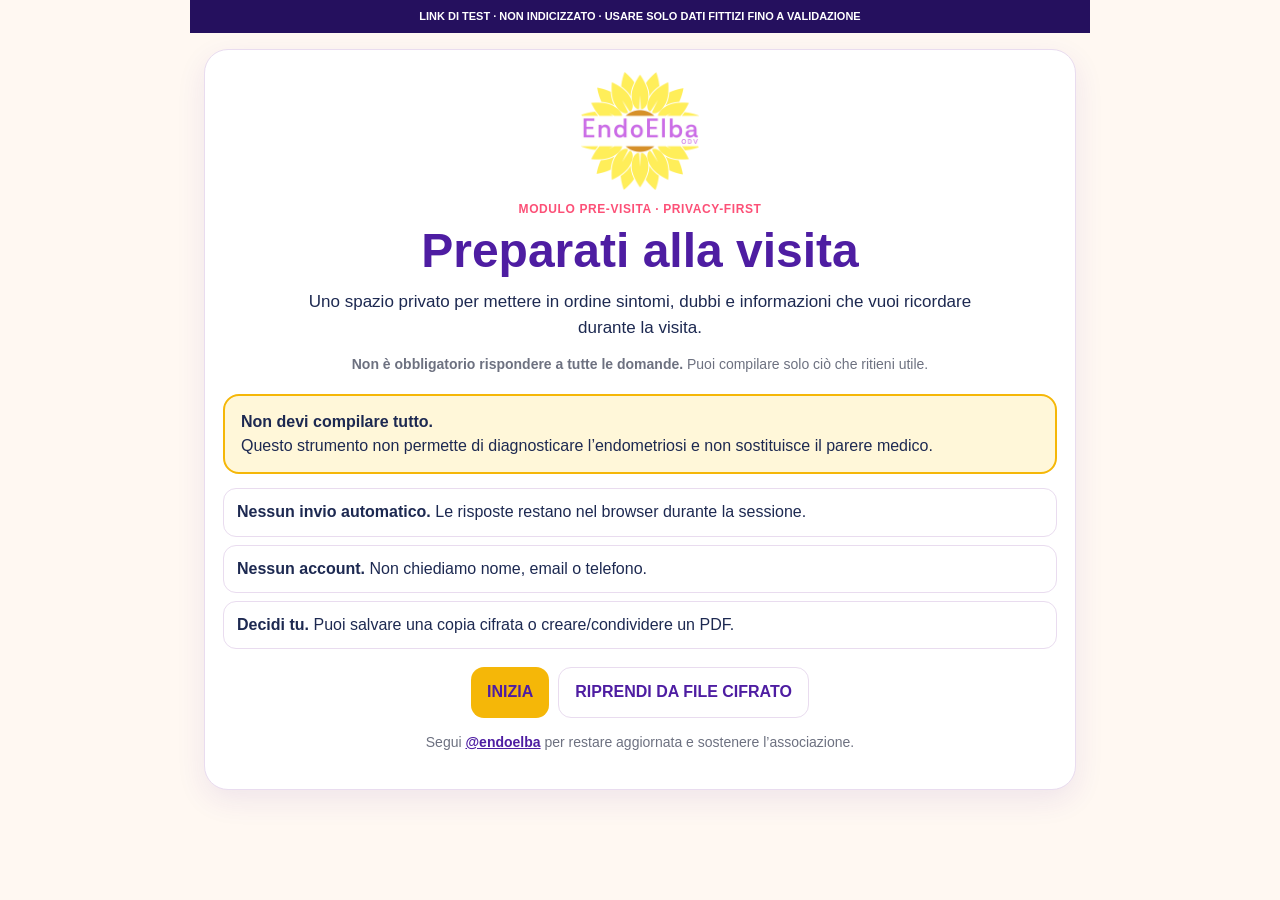
<file: test-moduli-endoelba-6c9e2d7a/previsita/index.html>
<!doctype html>
<html lang="it"><head>
<meta charset="utf-8"><meta name="viewport" content="width=device-width,initial-scale=1,viewport-fit=cover">
<meta name="referrer" content="no-referrer"><meta name="robots" content="noindex,nofollow,noarchive,nosnippet">
<title>EndoElba — Preparati alla visita | TEST</title>
<style>
:root{--p:#4E1DA2;--m:#FC5077;--y:#F5B708;--c:#FFF8F2;--ink:#1D2951;--mut:#6D7180;--line:#E9DCEF;--g:#22A447;--r:#F08AA0;--gr:#7A808A}
*{box-sizing:border-box}body{margin:0;font-family:-apple-system,BlinkMacSystemFont,"Segoe UI",Arial,sans-serif;background:var(--c);color:var(--ink);line-height:1.52}
button,input,textarea,select{font:inherit}.shell{width:min(900px,100%);margin:auto;padding:16px 14px 60px}.dev{position:sticky;top:0;z-index:20;margin:-16px -14px 16px;padding:8px 12px;text-align:center;background:#25105E;color:white;font-size:11px;font-weight:700}
.hero,.card{background:white;border:1px solid var(--line);border-radius:24px;padding:22px 18px;box-shadow:0 10px 30px rgba(78,29,162,.09);margin:14px 0}.logo{width:118px;display:block;margin:0 auto 10px}.k{text-align:center;color:var(--m);font-size:12px;font-weight:700;letter-spacing:.05em}
h1{color:var(--p);text-align:center;font-size:clamp(30px,7vw,48px);line-height:1.08;margin:7px 0}.lead{text-align:center;font-size:17px;max-width:700px;margin:12px auto}.tip{text-align:center;color:var(--mut);font-size:14px}
.notice{margin-top:18px;padding:14px 16px;background:#FFF7D9;border:2px solid var(--y);border-radius:16px}.privacy{display:grid;gap:8px;margin-top:14px}.privacy div{padding:11px 13px;background:#fff;border:1px solid var(--line);border-radius:13px}
.actions{display:flex;gap:9px;flex-wrap:wrap;justify-content:center;margin-top:18px}.btn{border:0;border-radius:13px;padding:12px 16px;font-weight:700;min-height:46px}.primary{background:var(--p);color:white}.yellow{background:var(--y);color:var(--p)}.ghost{background:white;color:var(--p);border:1px solid var(--line)}.danger{background:#FFF0EE;color:#B42318;border:1px solid #FFD1CB}
#app{display:none}.progress{position:sticky;top:26px;z-index:10;background:rgba(255,248,242,.96);padding:8px 0}.track{height:8px;background:#E9DCEF;border-radius:99px;overflow:hidden}.bar{height:100%;background:linear-gradient(90deg,var(--p),var(--m));width:0}.pl{display:flex;justify-content:space-between;font-size:12px;color:var(--mut);margin-top:5px}
.head{margin:-22px -18px 18px;padding:17px 18px 16px;background:linear-gradient(135deg,#F2E8FF,#FFF2F6);border-bottom:2px solid #E3D1F0;border-radius:24px 24px 0 0}.top{display:flex;gap:9px;align-items:center;margin-bottom:8px}.num{width:32px;height:32px;border-radius:50%;background:var(--p);color:#fff;display:grid;place-items:center;font-weight:700}.sk{color:var(--p);font-size:11px;font-weight:700;letter-spacing:.08em;text-transform:uppercase}.head h2{color:var(--p);font-size:29px;line-height:1.1;margin:0}.sub{color:#7A5E78;margin:7px 0 0;font-size:14px}.q{border-top:1px solid #EFE6F2;padding:17px 0}.q:first-of-type{border-top:0}.qt{font-weight:600;margin-bottom:10px}.opts{display:flex;gap:8px;flex-wrap:wrap}.choice{position:relative}.choice input{position:absolute;opacity:0}.choice label{display:block;padding:9px 12px;border-radius:999px;border:1px solid #DCCEE4;font-size:14px;cursor:pointer}
.choice input[value=si]+label{background:#F4FCF6;color:#185B2B;border-color:#CBEFD4}.choice input[value=no]+label{background:#FFF5F6;color:#8D3040;border-color:#F1CDD4}.choice input[value=skip]+label{background:#F7F7F8;color:#59606D}.choice input[value=si]:checked+label{background:var(--g);color:white}.choice input[value=no]:checked+label{background:var(--r);color:white}.choice input[value=skip]:checked+label{background:var(--gr);color:white}
textarea,select,input[type=password]{width:100%;padding:11px;border:1px solid #DCCEE4;border-radius:12px;background:#FFFCFA}textarea{min-height:100px;resize:vertical}.multi{display:grid;grid-template-columns:repeat(3,1fr);gap:8px}.multi label{display:block;padding:10px;border:1px solid #DCCEE4;border-radius:12px;text-align:center;background:white}.multi input{position:absolute;opacity:0}.multi input:checked+label{background:#FFF0F5;border-color:var(--m);color:var(--p)}
.nav{display:flex;justify-content:space-between;gap:10px;margin-top:16px}.ans{display:flex;justify-content:space-between;gap:10px;padding:8px 0;border-top:1px solid #F0E6F3}.pill{display:inline-block;padding:4px 9px;border-radius:99px;font-size:12px;font-weight:700;white-space:nowrap}.yes{background:#E8F7EC;color:#185B2B}.no{background:#FFF0F3;color:#8D3040}.skip{background:#F0F1F3;color:#59606D}.thanks{background:linear-gradient(135deg,#FFF9E8,#FFF2F6);border:1px solid #F2D88A;border-radius:17px;padding:15px 16px;margin:16px 0}.thanks h3{color:var(--p);margin:0 0 7px}.medical{background:#F8F4FF;border:2px solid var(--p)}.crypto{background:#25105E;color:white;border-radius:20px;padding:18px;margin-top:17px}.crypto h3{color:#FFE257;margin-top:0}.crypto small{color:#E9E0FF}.state{font-size:13px;margin-top:8px}.inline{color:var(--p);font-weight:700}
@media(max-width:640px){.hero,.card{padding:20px 15px}.head{margin:-20px -15px 17px;padding:16px 15px}.opts{display:grid;grid-template-columns:1fr 1fr}.choice:last-child{grid-column:1/-1}.choice label{text-align:center}.multi{grid-template-columns:1fr 1fr}.nav .btn{flex:1}.ans{display:block}.pill{margin-top:6px}}
@media print{.dev,.hero,.progress,.nav,.actions,.crypto{display:none!important}#app{display:block!important}.screen{display:none!important}#summary{display:block!important}.card{box-shadow:none}}
</style></head><body><div class="shell">
<div class="dev">LINK DI TEST · NON INDICIZZATO · USARE SOLO DATI FITTIZI FINO A VALIDAZIONE</div>
<section class="hero" id="intro"><img class="logo" src="[data-uri]" alt="EndoElba"><div class="k">MODULO PRE-VISITA · PRIVACY-FIRST</div><h1>Preparati alla visita</h1><p class="lead">Uno spazio privato per mettere in ordine sintomi, dubbi e informazioni che vuoi ricordare durante la visita.</p><p class="tip"><strong>Non è obbligatorio rispondere a tutte le domande.</strong> Puoi compilare solo ciò che ritieni utile.</p>
<div class="notice"><strong>Non devi compilare tutto.</strong><br>Questo strumento non permette di diagnosticare l’endometriosi e non sostituisce il parere medico.</div>
<div class="privacy"><div><strong>Nessun invio automatico.</strong> Le risposte restano nel browser durante la sessione.</div><div><strong>Nessun account.</strong> Non chiediamo nome, email o telefono.</div><div><strong>Decidi tu.</strong> Puoi salvare una copia cifrata o creare/condividere un PDF.</div></div>
<div class="actions"><button class="btn yellow" id="startBtn">INIZIA</button><button class="btn ghost" id="loadOpen">RIPRENDI DA FILE CIFRATO</button></div>
<p class="tip">Segui <a class="inline" href="https://www.instagram.com/endoelba/" target="_blank" rel="noreferrer noopener">@endoelba</a> per restare aggiornata e sostenere l’associazione.</p></section>
<section class="crypto" id="loadBox" hidden><h3>Riprendi un modulo salvato</h3><p>Seleziona il file cifrato e inserisci la stessa password usata al salvataggio.</p><input type="file" id="loadFile"><input type="password" id="loadPw" placeholder="Password"><div class="actions" style="justify-content:flex-start"><button class="btn yellow" id="loadBtn">APRI FILE</button><button class="btn ghost" id="loadClose">ANNULLA</button></div><div id="loadState" class="state"></div></section>
<main id="app"><div class="progress"><div class="track"><div class="bar" id="bar"></div></div><div class="pl"><span id="pt"></span><span>Dati solo in memoria</span></div></div><div id="screens"></div></main>
</div>
<script>
"use strict";
var CFG={"logo":"[data-uri]","instagram":"https://www.instagram.com/endoelba/","disclaimer":"Questo strumento non permette di diagnosticare l’endometriosi e non sostituisce il parere medico.","slug":"previsita","fileFormat":"ENDOELBA-PREVISITA","encryptedExt":"endoelba-previsita.endoelba-visita","pdfName":"EndoElba_pre_visita_riepilogo.pdf","kicker":"MODULO PRE-VISITA · PRIVACY-FIRST","title":"Preparati alla visita","lead":"Uno spazio privato per mettere in ordine sintomi, dubbi e informazioni che vuoi ricordare durante la visita.","introStrong":"Non devi compilare tutto.","sections":[{"title":"Perché chiedi questa visita","subtitle":"Puoi indicare solo ciò che ritieni utile. Nessuna risposta è obbligatoria.","items":[{"id":"motivo_principale","kind":"textarea","text":"Qual è il motivo principale per cui desideri parlarne durante la visita?","placeholder":"Scrivi liberamente ciò che vuoi portare all’attenzione della ginecologa."},{"id":"da_quanto","kind":"select","text":"Da quanto tempo sono presenti i sintomi che ti preoccupano?","options":["Meno di 6 mesi","6–12 mesi","1–3 anni","Più di 3 anni","Non saprei / preferisco non rispondere"]},{"id":"minimizzati","kind":"yns","text":"Hai sintomi presenti da tempo che sono stati minimizzati o considerati “normali”?"}]},{"title":"Mestruazioni e dolore","subtitle":"Puoi saltare liberamente ciò che non vuoi compilare.","items":[{"id":"m1","kind":"yns","text":"Hai dolori mestruali così forti da limitare scuola, lavoro, sport o vita sociale?"},{"id":"m2","kind":"yns","text":"Il dolore inizia già nei giorni precedenti alle mestruazioni?"},{"id":"m3","kind":"yns","text":"Gli antidolorifici comuni ti aiutano poco o per niente?"},{"id":"m4","kind":"yns","text":"Hai mestruazioni molto abbondanti o particolarmente lunghe?"},{"id":"m5","kind":"yns","text":"Durante le mestruazioni noti coaguli?"},{"id":"m6","kind":"yns","text":"I tuoi sintomi peggiorano in modo evidente in concomitanza con le mestruazioni?"}]},{"title":"Dolore pelvico e rapporti","subtitle":"Puoi scegliere “Preferisco non rispondere” in qualsiasi momento.","items":[{"id":"p1","kind":"yns","text":"Hai dolore pelvico anche al di fuori delle mestruazioni?"},{"id":"p2","kind":"yns","text":"Hai dolore durante o dopo i rapporti sessuali?"},{"id":"p3","kind":"yns","text":"Avverti dolore nella zona del retto, del perineo o senso di pressione, soprattutto quando sei seduta?"},{"id":"p4","kind":"yns","text":"Hai dolore lombare o alla schiena associato al ciclo?"}]},{"title":"Sintomi urinari e intestinali","subtitle":"Questi sintomi possono essere utili da riferire durante una valutazione specialistica.","items":[{"id":"u1","kind":"yns","text":"Hai dolore o bruciore quando urini, soprattutto durante le mestruazioni?"},{"id":"u2","kind":"yns","text":"Hai urgenza urinaria o bisogno di urinare frequentemente, soprattutto durante le mestruazioni?"},{"id":"u3","kind":"yns","text":"Hai dolore quando vai di corpo, soprattutto durante le mestruazioni?"},{"id":"u4","kind":"yns","text":"Soffri di gonfiore addominale importante?"},{"id":"u5","kind":"yns","text":"Hai episodi di diarrea, stitichezza o alternanza delle due, soprattutto intorno alle mestruazioni?"}]},{"title":"Altri sintomi","subtitle":"Anche questi elementi possono aiutare a raccontare meglio il quadro complessivo.","items":[{"id":"a1","kind":"yns","text":"Ti senti spesso molto stanca o affaticata anche al di fuori del periodo mestruale?"},{"id":"a2","kind":"yns","text":"Soffri di emicrania?"},{"id":"a3","kind":"yns","text":"Se soffri di emicrania, peggiora prima o durante le mestruazioni?"},{"id":"a4","kind":"yns","text":"Soffri di ansia o insonnia?"}]},{"title":"Fertilità e storia familiare","subtitle":"Sono domande sensibili e facoltative: puoi saltarle senza problemi.","items":[{"id":"f1","kind":"yns","text":"Hai avuto difficoltà a ottenere una gravidanza dopo 12 mesi di tentativi?"},{"id":"f2","kind":"yns","text":"Hai una madre, una sorella o altri familiari con diagnosi di endometriosi?"}]},{"title":"Esami e informazioni da portare","subtitle":"Questa sezione serve solo a organizzare ciò che vuoi ricordare durante la visita.","items":[{"id":"visite_precedenti","kind":"textarea","text":"Hai già fatto visite ginecologiche, ecografie transvaginali o risonanze magnetiche che vuoi ricordare?","placeholder":"Puoi indicare solo il tipo di esame e, se vuoi, quando è stato fatto."},{"id":"terapie","kind":"textarea","text":"Ci sono farmaci, terapie ormonali o antidolorifici che stai usando o hai usato e che vuoi riferire?","placeholder":"Campo facoltativo."},{"id":"domande_medico","kind":"textarea","text":"Cosa vorresti chiedere alla ginecologa durante la visita?","placeholder":"Scrivi qui le domande che non vuoi dimenticare."}]}],"closingTitle":"Grazie per esserti preparata 💛","closingText":"Arrivare alla visita con qualche appunto può aiutarti a raccontare meglio ciò che stai vivendo e a non dimenticare le domande importanti.","medicalTitle":"Come si arriva alla diagnosi?","medicalText":"La valutazione dell’endometriosi può comprendere una visita ginecologica specialistica, un’ecografia transvaginale eseguita da operatori esperti ed eventualmente una risonanza magnetica, quando indicata dal professionista."};
var state={answers:{},text:{},multi:{}},step=0;
var intro=document.getElementById("intro"),app=document.getElementById("app"),screens=document.getElementById("screens"),bar=document.getElementById("bar"),pt=document.getElementById("pt"),loadBox=document.getElementById("loadBox");
function esc(v){return String(v==null?"":v).replace(/[&<>"']/g,function(c){return {"&":"&amp;","<":"&lt;",">":"&gt;",'"':"&quot;","'":"&#039;"}[c]})}
function yns(id){return ["si","no","skip"].map(function(v){var l=v==="si"?"Sì":v==="no"?"No":"Preferisco non rispondere";return '<div class="choice"><input type="radio" name="'+id+'" id="'+id+'_'+v+'" value="'+v+'"><label for="'+id+'_'+v+'">'+l+'</label></div>'}).join("")}
function renderItem(it){
 if(it.kind==="yns")return '<div class="q"><div class="qt">'+esc(it.text)+'</div><div class="opts">'+yns(it.id)+'</div></div>';
 if(it.kind==="textarea")return '<div class="q"><div class="qt">'+esc(it.text)+'</div><textarea id="'+it.id+'" maxlength="1800" placeholder="'+esc(it.placeholder||"Campo facoltativo.")+'"></textarea></div>';
 if(it.kind==="select")return '<div class="q"><div class="qt">'+esc(it.text)+'</div><select id="'+it.id+'"><option value="">Non risposto</option>'+it.options.map(function(o){return '<option value="'+esc(o)+'">'+esc(o)+'</option>'}).join("")+'</select></div>';
 if(it.kind==="scale")return '<div class="q"><div class="qt">'+esc(it.text)+'</div><div class="opts">'+it.options.map(function(o){return '<div class="choice"><input type="radio" name="'+it.id+'" id="'+it.id+'_'+o[0]+'" value="'+o[0]+'"><label for="'+it.id+'_'+o[0]+'">'+o[1]+'</label></div>'}).join("")+'</div></div>';
 if(it.kind==="multi")return '<div class="q"><div class="qt">'+esc(it.text)+'</div><div class="multi">'+it.options.map(function(o){return '<div style="position:relative"><input type="checkbox" id="'+it.id+'_'+o[0]+'" data-group="'+it.id+'" value="'+o[0]+'"><label for="'+it.id+'_'+o[0]+'">'+o[1]+'</label></div>'}).join("")+'</div></div>';
 return "";
}
function render(){
 screens.innerHTML="";
 CFG.sections.forEach(function(sec,idx){var el=document.createElement("section");el.className="card screen";el.innerHTML='<div class="head"><div class="top"><div class="num">'+(idx+1)+'</div><div class="sk">Sezione '+(idx+1)+' di '+CFG.sections.length+'</div></div><h2>'+esc(sec.title)+'</h2><p class="sub">'+esc(sec.subtitle)+'</p></div>'+sec.items.map(renderItem).join("")+'<div class="nav"><button class="btn ghost prev">'+(idx===0?"TORNA ALL’INIZIO":"INDIETRO")+'</button><button class="btn primary next">'+(idx===CFG.sections.length-1?"VEDI RIEPILOGO":"CONTINUA")+'</button></div>';screens.appendChild(el)});
 var sum=document.createElement("section");sum.className="card";sum.id="summary";sum.innerHTML='<div class="head"><div class="top"><div class="num">✓</div><div class="sk">Riepilogo personale</div></div><h2>Il tuo riepilogo</h2><p class="sub">Mostra soltanto ciò che hai scelto di compilare.</p></div><div id="sumContent"></div><div class="card medical" style="box-shadow:none"><h3 style="color:var(--p);margin-top:0">'+esc(CFG.medicalTitle)+'</h3><p>'+esc(CFG.medicalText)+'</p><p><strong>'+esc(CFG.disclaimer)+'</strong></p></div><div class="thanks"><h3>'+esc(CFG.closingTitle)+'</h3><p>'+esc(CFG.closingText)+'</p><p>Per restare aggiornata e supportare EndoElba, segui <a class="inline" href="'+CFG.instagram+'" target="_blank" rel="noreferrer noopener">@endoelba</a>.</p></div><p class="tip"><strong>Condivisione volontaria:</strong> il PDF viene creato sul tuo dispositivo; scegli tu l’app e il destinatario.</p><div class="actions"><button class="btn yellow" id="shareBtn">CONDIVIDI PDF</button><button class="btn ghost" id="pdfBtn">SCARICA PDF</button><button class="btn ghost" id="printBtn">STAMPA</button><button class="btn ghost" id="editBtn">MODIFICA</button></div><div class="crypto"><h3>Salva una copia modificabile cifrata</h3><p>La password serve solo sul tuo dispositivo per proteggere il file. EndoElba non la riceve e non può recuperarla.</p><input type="password" id="savePw" placeholder="Password (almeno 12 caratteri)"><div class="actions" style="justify-content:flex-start"><button class="btn yellow" id="saveBtn">SALVA FILE CIFRATO</button></div><small>Per riaprirlo: torna su questo modulo → “Riprendi da file cifrato” → seleziona il file → usa la stessa password.</small><div id="saveState" class="state"></div></div><div class="nav"><button class="btn ghost prev">INDIETRO</button><span></span></div>';screens.appendChild(sum);bind();sync();show();
}
function bind(){
 Array.prototype.forEach.call(document.querySelectorAll('input[type=radio]'),function(el){el.addEventListener("change",function(e){state.answers[e.target.name]=e.target.value})});
 CFG.sections.forEach(function(sec){sec.items.forEach(function(it){var el=document.getElementById(it.id);if(el&&(it.kind==="textarea"||it.kind==="select"))el.addEventListener(it.kind==="textarea"?"input":"change",function(e){state.text[it.id]=e.target.value});if(it.kind==="multi")Array.prototype.forEach.call(document.querySelectorAll('[data-group="'+it.id+'"]'),function(ch){ch.addEventListener("change",function(){state.multi[it.id]=Array.prototype.filter.call(document.querySelectorAll('[data-group="'+it.id+'"]'),function(x){return x.checked}).map(function(x){return x.value})})})})});
 Array.prototype.forEach.call(document.querySelectorAll(".next"),function(b){b.addEventListener("click",function(){step++;show()})});
 Array.prototype.forEach.call(document.querySelectorAll(".prev"),function(b){b.addEventListener("click",function(){if(step===0){app.style.display="none";intro.style.display="block";window.scrollTo(0,0);return}step--;show()})});
 document.getElementById("shareBtn").addEventListener("click",sharePdf);document.getElementById("pdfBtn").addEventListener("click",downloadPdf);document.getElementById("printBtn").addEventListener("click",function(){window.print()});document.getElementById("editBtn").addEventListener("click",function(){step=0;show()});document.getElementById("saveBtn").addEventListener("click",saveEncrypted);
}
function sync(){Object.keys(state.answers).forEach(function(id){var e=document.getElementById(id+"_"+state.answers[id]);if(e)e.checked=true});Object.keys(state.text).forEach(function(id){var e=document.getElementById(id);if(e)e.value=state.text[id]});Object.keys(state.multi).forEach(function(id){(state.multi[id]||[]).forEach(function(v){var e=document.getElementById(id+"_"+v);if(e)e.checked=true})})}
function show(){var all=screens.children;for(var i=0;i<all.length;i++)all[i].style.display=i===step?"block":"none";bar.style.width=((step+1)/(CFG.sections.length+1)*100)+"%";pt.textContent=step<CFG.sections.length?"Sezione "+(step+1)+" di "+CFG.sections.length:"Riepilogo";if(step===CFG.sections.length)summary();window.scrollTo(0,0)}
function summary(){var al={si:"Sì",no:"No",skip:"Preferisco non rispondere"},ac={si:"pill yes",no:"pill no",skip:"pill skip"},html="",any=false;CFG.sections.forEach(function(sec){var rows=[];sec.items.forEach(function(it){if((it.kind==="yns"||it.kind==="scale")&&state.answers[it.id])rows.push('<div class="ans"><div>'+esc(it.text)+'</div><span class="'+(ac[state.answers[it.id]]||"pill")+'">'+esc(it.kind==="scale"?(it.options.filter(function(o){return o[0]===state.answers[it.id]})[0]||["",state.answers[it.id]])[1]:al[state.answers[it.id]])+'</span></div>');else if((it.kind==="textarea"||it.kind==="select")&&(state.text[it.id]||"").trim())rows.push('<div class="q"><div class="qt">'+esc(it.text)+'</div><div>'+esc(state.text[it.id]).replace(/\n/g,"<br>")+'</div></div>');else if(it.kind==="multi"&&(state.multi[it.id]||[]).length){var labs=(state.multi[it.id]||[]).map(function(v){var x=it.options.filter(function(o){return o[0]===v})[0];return x?x[1]:v});rows.push('<div class="q"><div class="qt">'+esc(it.text)+'</div><div>'+labs.map(esc).join(" · ")+'</div></div>')}});if(rows.length){any=true;html+='<div class="card" style="box-shadow:none;background:#FFFCFA"><h3 style="color:var(--p);margin-top:0">'+esc(sec.title)+'</h3>'+rows.join("")+'</div>'}});if(!any)html='<div class="notice"><strong>Non hai ancora registrato risposte.</strong><br>Puoi tornare indietro e compilare solo ciò che ritieni utile.</div>';document.getElementById("sumContent").innerHTML=html}
function start(){intro.style.display="none";loadBox.hidden=true;app.style.display="block";step=0;show()}
function b64(bytes){var s="";for(var i=0;i<bytes.length;i++)s+=String.fromCharCode(bytes[i]);return btoa(s)}function ub64(s){var x=atob(s),a=new Uint8Array(x.length);for(var i=0;i<x.length;i++)a[i]=x.charCodeAt(i);return a}
async function keyFor(pw,salt,it){var enc=new TextEncoder(),m=await crypto.subtle.importKey("raw",enc.encode(pw),{name:"PBKDF2"},false,["deriveKey"]);return crypto.subtle.deriveKey({name:"PBKDF2",salt:salt,iterations:it,hash:"SHA-256"},m,{name:"AES-GCM",length:256},false,["encrypt","decrypt"])}
async function saveEncrypted(){var out=document.getElementById("saveState"),pw=document.getElementById("savePw").value;if(pw.length<12){out.textContent="Usa una password di almeno 12 caratteri.";return}try{var salt=crypto.getRandomValues(new Uint8Array(16)),iv=crypto.getRandomValues(new Uint8Array(12)),it=250000,key=await keyFor(pw,salt,it),payload=new TextEncoder().encode(JSON.stringify(state)),cipher=new Uint8Array(await crypto.subtle.encrypt({name:"AES-GCM",iv:iv},key,payload)),pack={format:CFG.fileFormat,version:1,kdf:{iterations:it,salt:b64(salt)},cipher:{iv:b64(iv),data:b64(cipher)}};var blob=new Blob([JSON.stringify(pack)],{type:"application/json"}),u=URL.createObjectURL(blob),a=document.createElement("a");a.href=u;a.download=CFG.encryptedExt;document.body.appendChild(a);a.click();a.remove();setTimeout(function(){URL.revokeObjectURL(u)},1000);out.textContent="File cifrato creato sul dispositivo."}catch(e){out.textContent="Impossibile creare il file cifrato su questo dispositivo."}}
async function loadEncrypted(){var out=document.getElementById("loadState"),file=document.getElementById("loadFile").files[0],pw=document.getElementById("loadPw").value;if(!file||!pw){out.textContent="Seleziona il file e inserisci la password.";return}try{var pack=JSON.parse(await file.text());if(pack.format!==CFG.fileFormat)throw new Error("formato");var salt=ub64(pack.kdf.salt),iv=ub64(pack.cipher.iv),key=await keyFor(pw,salt,pack.kdf.iterations),plain=await crypto.subtle.decrypt({name:"AES-GCM",iv:iv},key,ub64(pack.cipher.data));state=JSON.parse(new TextDecoder().decode(plain));render();start();out.textContent="File aperto correttamente."}catch(e){out.textContent="File non valido o password errata."}}
function pdfText(){var lines=["ENDOELBA - "+CFG.title.toUpperCase(),"Riepilogo personale - NON E' UNA DIAGNOSI",""];var al={si:"Si",no:"No",skip:"Preferisco non rispondere"};CFG.sections.forEach(function(sec){var ss=[];sec.items.forEach(function(it){if((it.kind==="yns"||it.kind==="scale")&&state.answers[it.id])ss.push("- "+it.text+" | Risposta: "+(al[state.answers[it.id]]||state.answers[it.id]));else if((it.kind==="textarea"||it.kind==="select")&&(state.text[it.id]||"").trim())ss.push(it.text+": "+state.text[it.id]);else if(it.kind==="multi"&&(state.multi[it.id]||[]).length)ss.push(it.text+": "+(state.multi[it.id]||[]).join(", "))});if(ss.length){lines.push(sec.title.toUpperCase());Array.prototype.push.apply(lines,ss);lines.push("")}});lines.push("IMPORTANTE");lines.push(CFG.disclaimer);lines.push("");lines.push("Instagram: @endoelba");return lines.join("\n")}
function makePdf(){var txt=pdfText().replace(/[()\\]/g,function(c){return "\\"+c}).replace(/[^\x20-\x7E\n\rÀ-ÿ]/g,"?"),arr=txt.split("\n"),content=["BT","/F1 10 Tf","50 790 Td"];arr.forEach(function(l,i){if(i)content.push("0 -15 Td");content.push("("+l+") Tj")});content.push("ET");var stream=content.join("\n"),objs=["<< /Type /Catalog /Pages 2 0 R >>","<< /Type /Pages /Kids [3 0 R] /Count 1 >>","<< /Type /Page /Parent 2 0 R /MediaBox [0 0 595 842] /Resources << /Font << /F1 4 0 R >> >> /Contents 5 0 R >>","<< /Type /Font /Subtype /Type1 /BaseFont /Helvetica /Encoding /WinAnsiEncoding >>","<< /Length "+stream.length+" >>\nstream\n"+stream+"\nendstream"],pdf="%PDF-1.4\n",off=[0];for(var i=0;i<objs.length;i++){off.push(pdf.length);pdf+=(i+1)+" 0 obj\n"+objs[i]+"\nendobj\n"}var x=pdf.length;pdf+="xref\n0 "+(objs.length+1)+"\n0000000000 65535 f \n";for(var j=1;j<off.length;j++)pdf+=String(off[j]).padStart(10,"0")+" 00000 n \n";pdf+="trailer\n<< /Size "+(objs.length+1)+" /Root 1 0 R >>\nstartxref\n"+x+"\n%%EOF";return new Blob([new TextEncoder().encode(pdf)],{type:"application/pdf"})}
function downloadPdf(){var b=makePdf(),u=URL.createObjectURL(b),a=document.createElement("a");a.href=u;a.download=CFG.pdfName;document.body.appendChild(a);a.click();a.remove();setTimeout(function(){URL.revokeObjectURL(u)},1200)}
async function sharePdf(){try{var b=makePdf(),f=new File([b],CFG.pdfName,{type:"application/pdf"});if(navigator.share&&navigator.canShare&&navigator.canShare({files:[f]})){await navigator.share({files:[f],title:"EndoElba — riepilogo"});return}downloadPdf();alert("La condivisione diretta non è disponibile: il PDF è stato scaricato e puoi allegarlo manualmente.")}catch(e){if(e&&e.name==="AbortError")return;downloadPdf()}}
document.getElementById("startBtn").addEventListener("click",start);document.getElementById("loadOpen").addEventListener("click",function(){loadBox.hidden=false;loadBox.scrollIntoView({behavior:"smooth"})});document.getElementById("loadClose").addEventListener("click",function(){loadBox.hidden=true});document.getElementById("loadBtn").addEventListener("click",loadEncrypted);render();
</script></body></html>
</file>
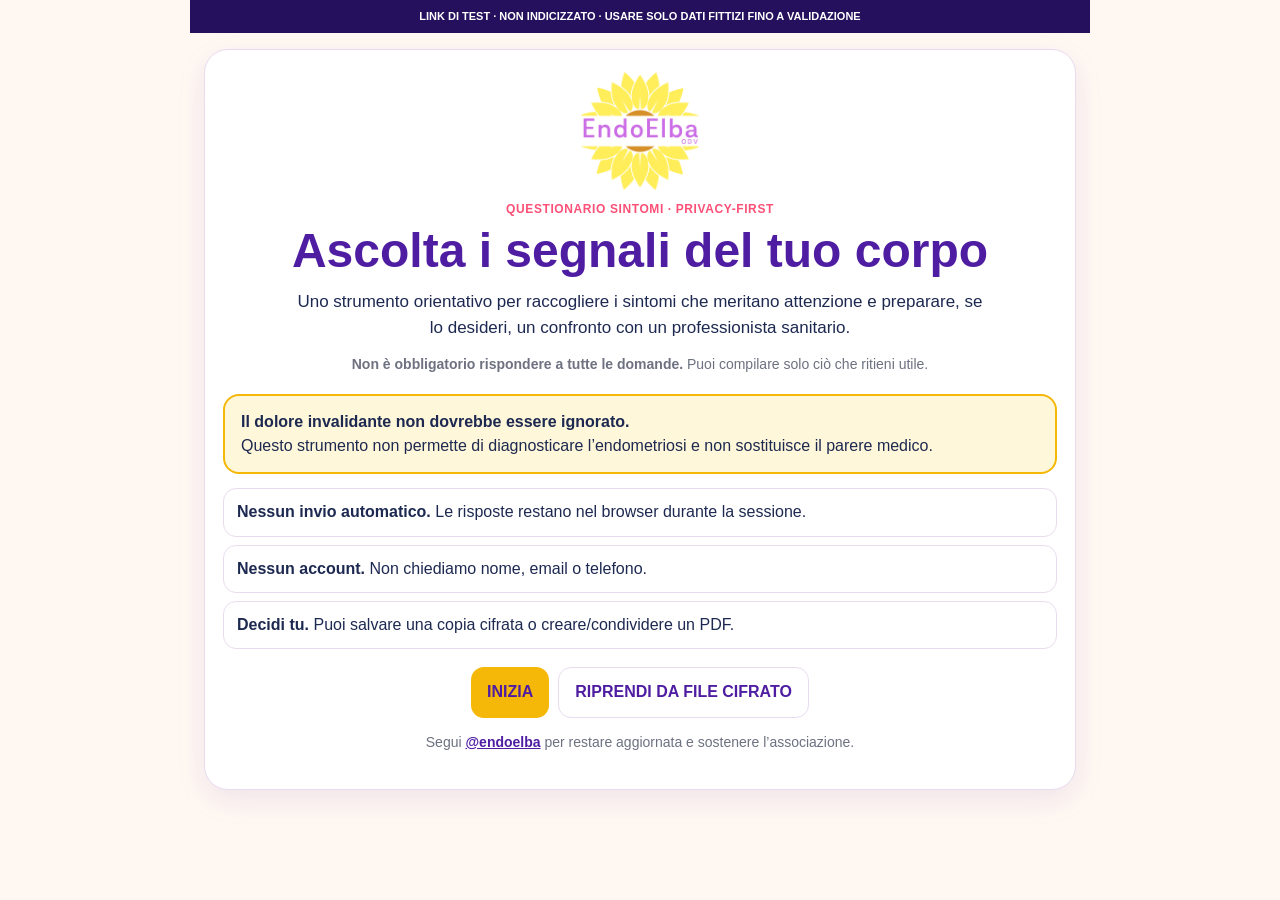
<file: test-moduli-endoelba-6c9e2d7a/sintomi/index.html>
<!doctype html>
<html lang="it"><head>
<meta charset="utf-8"><meta name="viewport" content="width=device-width,initial-scale=1,viewport-fit=cover">
<meta name="referrer" content="no-referrer"><meta name="robots" content="noindex,nofollow,noarchive,nosnippet">
<title>EndoElba — Ascolta i segnali del tuo corpo | TEST</title>
<style>
:root{--p:#4E1DA2;--m:#FC5077;--y:#F5B708;--c:#FFF8F2;--ink:#1D2951;--mut:#6D7180;--line:#E9DCEF;--g:#22A447;--r:#F08AA0;--gr:#7A808A}
*{box-sizing:border-box}body{margin:0;font-family:-apple-system,BlinkMacSystemFont,"Segoe UI",Arial,sans-serif;background:var(--c);color:var(--ink);line-height:1.52}
button,input,textarea,select{font:inherit}.shell{width:min(900px,100%);margin:auto;padding:16px 14px 60px}.dev{position:sticky;top:0;z-index:20;margin:-16px -14px 16px;padding:8px 12px;text-align:center;background:#25105E;color:white;font-size:11px;font-weight:700}
.hero,.card{background:white;border:1px solid var(--line);border-radius:24px;padding:22px 18px;box-shadow:0 10px 30px rgba(78,29,162,.09);margin:14px 0}.logo{width:118px;display:block;margin:0 auto 10px}.k{text-align:center;color:var(--m);font-size:12px;font-weight:700;letter-spacing:.05em}
h1{color:var(--p);text-align:center;font-size:clamp(30px,7vw,48px);line-height:1.08;margin:7px 0}.lead{text-align:center;font-size:17px;max-width:700px;margin:12px auto}.tip{text-align:center;color:var(--mut);font-size:14px}
.notice{margin-top:18px;padding:14px 16px;background:#FFF7D9;border:2px solid var(--y);border-radius:16px}.privacy{display:grid;gap:8px;margin-top:14px}.privacy div{padding:11px 13px;background:#fff;border:1px solid var(--line);border-radius:13px}
.actions{display:flex;gap:9px;flex-wrap:wrap;justify-content:center;margin-top:18px}.btn{border:0;border-radius:13px;padding:12px 16px;font-weight:700;min-height:46px}.primary{background:var(--p);color:white}.yellow{background:var(--y);color:var(--p)}.ghost{background:white;color:var(--p);border:1px solid var(--line)}.danger{background:#FFF0EE;color:#B42318;border:1px solid #FFD1CB}
#app{display:none}.progress{position:sticky;top:26px;z-index:10;background:rgba(255,248,242,.96);padding:8px 0}.track{height:8px;background:#E9DCEF;border-radius:99px;overflow:hidden}.bar{height:100%;background:linear-gradient(90deg,var(--p),var(--m));width:0}.pl{display:flex;justify-content:space-between;font-size:12px;color:var(--mut);margin-top:5px}
.head{margin:-22px -18px 18px;padding:17px 18px 16px;background:linear-gradient(135deg,#F2E8FF,#FFF2F6);border-bottom:2px solid #E3D1F0;border-radius:24px 24px 0 0}.top{display:flex;gap:9px;align-items:center;margin-bottom:8px}.num{width:32px;height:32px;border-radius:50%;background:var(--p);color:#fff;display:grid;place-items:center;font-weight:700}.sk{color:var(--p);font-size:11px;font-weight:700;letter-spacing:.08em;text-transform:uppercase}.head h2{color:var(--p);font-size:29px;line-height:1.1;margin:0}.sub{color:#7A5E78;margin:7px 0 0;font-size:14px}.q{border-top:1px solid #EFE6F2;padding:17px 0}.q:first-of-type{border-top:0}.qt{font-weight:600;margin-bottom:10px}.opts{display:flex;gap:8px;flex-wrap:wrap}.choice{position:relative}.choice input{position:absolute;opacity:0}.choice label{display:block;padding:9px 12px;border-radius:999px;border:1px solid #DCCEE4;font-size:14px;cursor:pointer}
.choice input[value=si]+label{background:#F4FCF6;color:#185B2B;border-color:#CBEFD4}.choice input[value=no]+label{background:#FFF5F6;color:#8D3040;border-color:#F1CDD4}.choice input[value=skip]+label{background:#F7F7F8;color:#59606D}.choice input[value=si]:checked+label{background:var(--g);color:white}.choice input[value=no]:checked+label{background:var(--r);color:white}.choice input[value=skip]:checked+label{background:var(--gr);color:white}
textarea,select,input[type=password]{width:100%;padding:11px;border:1px solid #DCCEE4;border-radius:12px;background:#FFFCFA}textarea{min-height:100px;resize:vertical}.multi{display:grid;grid-template-columns:repeat(3,1fr);gap:8px}.multi label{display:block;padding:10px;border:1px solid #DCCEE4;border-radius:12px;text-align:center;background:white}.multi input{position:absolute;opacity:0}.multi input:checked+label{background:#FFF0F5;border-color:var(--m);color:var(--p)}
.nav{display:flex;justify-content:space-between;gap:10px;margin-top:16px}.ans{display:flex;justify-content:space-between;gap:10px;padding:8px 0;border-top:1px solid #F0E6F3}.pill{display:inline-block;padding:4px 9px;border-radius:99px;font-size:12px;font-weight:700;white-space:nowrap}.yes{background:#E8F7EC;color:#185B2B}.no{background:#FFF0F3;color:#8D3040}.skip{background:#F0F1F3;color:#59606D}.thanks{background:linear-gradient(135deg,#FFF9E8,#FFF2F6);border:1px solid #F2D88A;border-radius:17px;padding:15px 16px;margin:16px 0}.thanks h3{color:var(--p);margin:0 0 7px}.medical{background:#F8F4FF;border:2px solid var(--p)}.crypto{background:#25105E;color:white;border-radius:20px;padding:18px;margin-top:17px}.crypto h3{color:#FFE257;margin-top:0}.crypto small{color:#E9E0FF}.state{font-size:13px;margin-top:8px}.inline{color:var(--p);font-weight:700}
@media(max-width:640px){.hero,.card{padding:20px 15px}.head{margin:-20px -15px 17px;padding:16px 15px}.opts{display:grid;grid-template-columns:1fr 1fr}.choice:last-child{grid-column:1/-1}.choice label{text-align:center}.multi{grid-template-columns:1fr 1fr}.nav .btn{flex:1}.ans{display:block}.pill{margin-top:6px}}
@media print{.dev,.hero,.progress,.nav,.actions,.crypto{display:none!important}#app{display:block!important}.screen{display:none!important}#summary{display:block!important}.card{box-shadow:none}}
</style></head><body><div class="shell">
<div class="dev">LINK DI TEST · NON INDICIZZATO · USARE SOLO DATI FITTIZI FINO A VALIDAZIONE</div>
<section class="hero" id="intro"><img class="logo" src="[data-uri]" alt="EndoElba"><div class="k">QUESTIONARIO SINTOMI · PRIVACY-FIRST</div><h1>Ascolta i segnali del tuo corpo</h1><p class="lead">Uno strumento orientativo per raccogliere i sintomi che meritano attenzione e preparare, se lo desideri, un confronto con un professionista sanitario.</p><p class="tip"><strong>Non è obbligatorio rispondere a tutte le domande.</strong> Puoi compilare solo ciò che ritieni utile.</p>
<div class="notice"><strong>Il dolore invalidante non dovrebbe essere ignorato.</strong><br>Questo strumento non permette di diagnosticare l’endometriosi e non sostituisce il parere medico.</div>
<div class="privacy"><div><strong>Nessun invio automatico.</strong> Le risposte restano nel browser durante la sessione.</div><div><strong>Nessun account.</strong> Non chiediamo nome, email o telefono.</div><div><strong>Decidi tu.</strong> Puoi salvare una copia cifrata o creare/condividere un PDF.</div></div>
<div class="actions"><button class="btn yellow" id="startBtn">INIZIA</button><button class="btn ghost" id="loadOpen">RIPRENDI DA FILE CIFRATO</button></div>
<p class="tip">Segui <a class="inline" href="https://www.instagram.com/endoelba/" target="_blank" rel="noreferrer noopener">@endoelba</a> per restare aggiornata e sostenere l’associazione.</p></section>
<section class="crypto" id="loadBox" hidden><h3>Riprendi un modulo salvato</h3><p>Seleziona il file cifrato e inserisci la stessa password usata al salvataggio.</p><input type="file" id="loadFile"><input type="password" id="loadPw" placeholder="Password"><div class="actions" style="justify-content:flex-start"><button class="btn yellow" id="loadBtn">APRI FILE</button><button class="btn ghost" id="loadClose">ANNULLA</button></div><div id="loadState" class="state"></div></section>
<main id="app"><div class="progress"><div class="track"><div class="bar" id="bar"></div></div><div class="pl"><span id="pt"></span><span>Dati solo in memoria</span></div></div><div id="screens"></div></main>
</div>
<script>
"use strict";
var CFG={"logo":"[data-uri]","instagram":"https://www.instagram.com/endoelba/","disclaimer":"Questo strumento non permette di diagnosticare l’endometriosi e non sostituisce il parere medico.","slug":"sintomi","fileFormat":"ENDOELBA-QUESTIONARIO-SINTOMI","encryptedExt":"endoelba-questionario-sintomi.endoelba","pdfName":"EndoElba_riepilogo_sintomi.pdf","kicker":"QUESTIONARIO SINTOMI · PRIVACY-FIRST","title":"Ascolta i segnali del tuo corpo","lead":"Uno strumento orientativo per raccogliere i sintomi che meritano attenzione e preparare, se lo desideri, un confronto con un professionista sanitario.","introStrong":"Il dolore invalidante non dovrebbe essere ignorato.","sections":[{"title":"Dolore mestruale","subtitle":"Puoi compilare solo ciò che senti utile: nessuna risposta è obbligatoria.","items":[{"id":"m1","kind":"yns","text":"Hai dolori durante le mestruazioni così forti da impedirti di svolgere normalmente le attività quotidiane (scuola, lavoro, sport, vita sociale)?"},{"id":"m2","kind":"yns","text":"I dolori iniziano alcuni giorni prima delle mestruazioni?"},{"id":"m3","kind":"yns","text":"Gli antidolorifici comuni ti aiutano poco o per niente?"},{"id":"m4","kind":"yns","text":"Hai dovuto fare assenze da scuola o dal lavoro a causa dei dolori mestruali?"}]},{"title":"Dolore pelvico e altri dolori associati","subtitle":"Puoi scegliere “Preferisco non rispondere” in qualsiasi momento.","items":[{"id":"p1","kind":"yns","text":"Hai dolore pelvico anche al di fuori delle mestruazioni?"},{"id":"p2","kind":"yns","text":"Hai dolore durante o dopo i rapporti sessuali?"},{"id":"p3","kind":"yns","text":"Hai dolore o bruciore quando urini, soprattutto durante le mestruazioni?"},{"id":"p4","kind":"yns","text":"Hai dolore quando vai di corpo, soprattutto durante le mestruazioni?"},{"id":"p5","kind":"yns","text":"Avverti dolore nella zona del retto, del perineo o un senso di pressione, in particolare quando sei seduta?"},{"id":"p6","kind":"yns","text":"Hai dolore lombare o alla schiena associato alle mestruazioni?"}]},{"title":"Sintomi intestinali e urinari","subtitle":"Non esiste una risposta “giusta”: serve solo a raccogliere ciò che senti.","items":[{"id":"i1","kind":"yns","text":"Soffri di gonfiore addominale importante?"},{"id":"i2","kind":"yns","text":"Hai episodi di diarrea, stitichezza o alternanza delle due, soprattutto in concomitanza con le mestruazioni?"},{"id":"i3","kind":"yns","text":"Hai urgenza urinaria o bisogno di urinare frequentemente, soprattutto durante le mestruazioni?"},{"id":"i4","kind":"yns","text":"Hai notato disturbi gastrointestinali ricorrenti associati al ciclo o a determinati momenti, anche in assenza di intolleranze note?"}]},{"title":"Mestruazioni e sintomi associati","subtitle":"Queste informazioni non producono una diagnosi.","items":[{"id":"c1","kind":"yns","text":"Hai mestruazioni molto abbondanti o particolarmente lunghe, oppure noti coaguli durante il ciclo?"},{"id":"c2","kind":"yns","text":"Ti senti spesso molto stanca o affaticata anche al di fuori del periodo mestruale?"},{"id":"c3","kind":"yns","text":"I tuoi sintomi peggiorano in modo evidente durante le mestruazioni?"},{"id":"c4","kind":"yns","text":"Soffri di emicrania?"},{"id":"c5","kind":"yns","text":"Se soffri di emicrania, peggiora prima o durante le mestruazioni?"},{"id":"c6","kind":"yns","text":"Soffri di ansia o insonnia?"}]},{"title":"Fertilità e storia personale","subtitle":"Sono domande sensibili e facoltative: puoi saltarle senza problemi.","items":[{"id":"s1","kind":"yns","text":"Hai avuto difficoltà a ottenere una gravidanza dopo 12 mesi di tentativi?"},{"id":"s2","kind":"yns","text":"Hai una madre, una sorella o altri familiari con diagnosi di endometriosi?"},{"id":"s3","kind":"yns","text":"I tuoi sintomi sono presenti da anni ma sono stati minimizzati o considerati “normali”?"}]},{"title":"Impatto sulla vita quotidiana","subtitle":"Questa sezione descrive l’impatto riferito e non calcola alcun punteggio.","items":[{"id":"impact","kind":"scale","text":"Quanto incidono complessivamente questi sintomi sulla tua quotidianità?","options":[["per_niente","😊 Per niente"],["poco","🙂 Poco"],["abbastanza","😐 Abbastanza"],["molto","😣 Molto"],["impediscono","😵 Mi impediscono alcune attività"],["skip","⏭️ Preferisco non rispondere"]]},{"id":"areas","kind":"multi","text":"In quali aree senti maggiormente l’impatto? (facoltativo · puoi selezionare più risposte)","options":[["studio","📚 Scuola / studio"],["lavoro","💼 Lavoro"],["sport","🏃 Sport"],["sonno","😴 Sonno"],["relazioni","💛 Relazioni"],["sociale","🫶 Vita sociale"],["sessualita","🌸 Sessualità"],["alimentazione","🍽️ Alimentazione"],["giornata","🌤️ Qualità della giornata"]]},{"id":"impatto_note","kind":"textarea","text":"C’è qualcosa che vorresti ricordare o spiegare meglio?","placeholder":"Campo facoltativo."}]}],"closingTitle":"Grazie per esserti ascoltata 💛","closingText":"Prendersi qualche minuto per osservare i propri sintomi è già un passo importante.","medicalTitle":"Come si arriva alla diagnosi?","medicalText":"La valutazione dell’endometriosi può comprendere una visita ginecologica specialistica, un’ecografia transvaginale eseguita da operatori esperti ed eventualmente una risonanza magnetica, quando indicata dal professionista."};
var state={answers:{},text:{},multi:{}},step=0;
var intro=document.getElementById("intro"),app=document.getElementById("app"),screens=document.getElementById("screens"),bar=document.getElementById("bar"),pt=document.getElementById("pt"),loadBox=document.getElementById("loadBox");
function esc(v){return String(v==null?"":v).replace(/[&<>"']/g,function(c){return {"&":"&amp;","<":"&lt;",">":"&gt;",'"':"&quot;","'":"&#039;"}[c]})}
function yns(id){return ["si","no","skip"].map(function(v){var l=v==="si"?"Sì":v==="no"?"No":"Preferisco non rispondere";return '<div class="choice"><input type="radio" name="'+id+'" id="'+id+'_'+v+'" value="'+v+'"><label for="'+id+'_'+v+'">'+l+'</label></div>'}).join("")}
function renderItem(it){
 if(it.kind==="yns")return '<div class="q"><div class="qt">'+esc(it.text)+'</div><div class="opts">'+yns(it.id)+'</div></div>';
 if(it.kind==="textarea")return '<div class="q"><div class="qt">'+esc(it.text)+'</div><textarea id="'+it.id+'" maxlength="1800" placeholder="'+esc(it.placeholder||"Campo facoltativo.")+'"></textarea></div>';
 if(it.kind==="select")return '<div class="q"><div class="qt">'+esc(it.text)+'</div><select id="'+it.id+'"><option value="">Non risposto</option>'+it.options.map(function(o){return '<option value="'+esc(o)+'">'+esc(o)+'</option>'}).join("")+'</select></div>';
 if(it.kind==="scale")return '<div class="q"><div class="qt">'+esc(it.text)+'</div><div class="opts">'+it.options.map(function(o){return '<div class="choice"><input type="radio" name="'+it.id+'" id="'+it.id+'_'+o[0]+'" value="'+o[0]+'"><label for="'+it.id+'_'+o[0]+'">'+o[1]+'</label></div>'}).join("")+'</div></div>';
 if(it.kind==="multi")return '<div class="q"><div class="qt">'+esc(it.text)+'</div><div class="multi">'+it.options.map(function(o){return '<div style="position:relative"><input type="checkbox" id="'+it.id+'_'+o[0]+'" data-group="'+it.id+'" value="'+o[0]+'"><label for="'+it.id+'_'+o[0]+'">'+o[1]+'</label></div>'}).join("")+'</div></div>';
 return "";
}
function render(){
 screens.innerHTML="";
 CFG.sections.forEach(function(sec,idx){var el=document.createElement("section");el.className="card screen";el.innerHTML='<div class="head"><div class="top"><div class="num">'+(idx+1)+'</div><div class="sk">Sezione '+(idx+1)+' di '+CFG.sections.length+'</div></div><h2>'+esc(sec.title)+'</h2><p class="sub">'+esc(sec.subtitle)+'</p></div>'+sec.items.map(renderItem).join("")+'<div class="nav"><button class="btn ghost prev">'+(idx===0?"TORNA ALL’INIZIO":"INDIETRO")+'</button><button class="btn primary next">'+(idx===CFG.sections.length-1?"VEDI RIEPILOGO":"CONTINUA")+'</button></div>';screens.appendChild(el)});
 var sum=document.createElement("section");sum.className="card";sum.id="summary";sum.innerHTML='<div class="head"><div class="top"><div class="num">✓</div><div class="sk">Riepilogo personale</div></div><h2>Il tuo riepilogo</h2><p class="sub">Mostra soltanto ciò che hai scelto di compilare.</p></div><div id="sumContent"></div><div class="card medical" style="box-shadow:none"><h3 style="color:var(--p);margin-top:0">'+esc(CFG.medicalTitle)+'</h3><p>'+esc(CFG.medicalText)+'</p><p><strong>'+esc(CFG.disclaimer)+'</strong></p></div><div class="thanks"><h3>'+esc(CFG.closingTitle)+'</h3><p>'+esc(CFG.closingText)+'</p><p>Per restare aggiornata e supportare EndoElba, segui <a class="inline" href="'+CFG.instagram+'" target="_blank" rel="noreferrer noopener">@endoelba</a>.</p></div><p class="tip"><strong>Condivisione volontaria:</strong> il PDF viene creato sul tuo dispositivo; scegli tu l’app e il destinatario.</p><div class="actions"><button class="btn yellow" id="shareBtn">CONDIVIDI PDF</button><button class="btn ghost" id="pdfBtn">SCARICA PDF</button><button class="btn ghost" id="printBtn">STAMPA</button><button class="btn ghost" id="editBtn">MODIFICA</button></div><div class="crypto"><h3>Salva una copia modificabile cifrata</h3><p>La password serve solo sul tuo dispositivo per proteggere il file. EndoElba non la riceve e non può recuperarla.</p><input type="password" id="savePw" placeholder="Password (almeno 12 caratteri)"><div class="actions" style="justify-content:flex-start"><button class="btn yellow" id="saveBtn">SALVA FILE CIFRATO</button></div><small>Per riaprirlo: torna su questo modulo → “Riprendi da file cifrato” → seleziona il file → usa la stessa password.</small><div id="saveState" class="state"></div></div><div class="nav"><button class="btn ghost prev">INDIETRO</button><span></span></div>';screens.appendChild(sum);bind();sync();show();
}
function bind(){
 Array.prototype.forEach.call(document.querySelectorAll('input[type=radio]'),function(el){el.addEventListener("change",function(e){state.answers[e.target.name]=e.target.value})});
 CFG.sections.forEach(function(sec){sec.items.forEach(function(it){var el=document.getElementById(it.id);if(el&&(it.kind==="textarea"||it.kind==="select"))el.addEventListener(it.kind==="textarea"?"input":"change",function(e){state.text[it.id]=e.target.value});if(it.kind==="multi")Array.prototype.forEach.call(document.querySelectorAll('[data-group="'+it.id+'"]'),function(ch){ch.addEventListener("change",function(){state.multi[it.id]=Array.prototype.filter.call(document.querySelectorAll('[data-group="'+it.id+'"]'),function(x){return x.checked}).map(function(x){return x.value})})})})});
 Array.prototype.forEach.call(document.querySelectorAll(".next"),function(b){b.addEventListener("click",function(){step++;show()})});
 Array.prototype.forEach.call(document.querySelectorAll(".prev"),function(b){b.addEventListener("click",function(){if(step===0){app.style.display="none";intro.style.display="block";window.scrollTo(0,0);return}step--;show()})});
 document.getElementById("shareBtn").addEventListener("click",sharePdf);document.getElementById("pdfBtn").addEventListener("click",downloadPdf);document.getElementById("printBtn").addEventListener("click",function(){window.print()});document.getElementById("editBtn").addEventListener("click",function(){step=0;show()});document.getElementById("saveBtn").addEventListener("click",saveEncrypted);
}
function sync(){Object.keys(state.answers).forEach(function(id){var e=document.getElementById(id+"_"+state.answers[id]);if(e)e.checked=true});Object.keys(state.text).forEach(function(id){var e=document.getElementById(id);if(e)e.value=state.text[id]});Object.keys(state.multi).forEach(function(id){(state.multi[id]||[]).forEach(function(v){var e=document.getElementById(id+"_"+v);if(e)e.checked=true})})}
function show(){var all=screens.children;for(var i=0;i<all.length;i++)all[i].style.display=i===step?"block":"none";bar.style.width=((step+1)/(CFG.sections.length+1)*100)+"%";pt.textContent=step<CFG.sections.length?"Sezione "+(step+1)+" di "+CFG.sections.length:"Riepilogo";if(step===CFG.sections.length)summary();window.scrollTo(0,0)}
function summary(){var al={si:"Sì",no:"No",skip:"Preferisco non rispondere"},ac={si:"pill yes",no:"pill no",skip:"pill skip"},html="",any=false;CFG.sections.forEach(function(sec){var rows=[];sec.items.forEach(function(it){if((it.kind==="yns"||it.kind==="scale")&&state.answers[it.id])rows.push('<div class="ans"><div>'+esc(it.text)+'</div><span class="'+(ac[state.answers[it.id]]||"pill")+'">'+esc(it.kind==="scale"?(it.options.filter(function(o){return o[0]===state.answers[it.id]})[0]||["",state.answers[it.id]])[1]:al[state.answers[it.id]])+'</span></div>');else if((it.kind==="textarea"||it.kind==="select")&&(state.text[it.id]||"").trim())rows.push('<div class="q"><div class="qt">'+esc(it.text)+'</div><div>'+esc(state.text[it.id]).replace(/\n/g,"<br>")+'</div></div>');else if(it.kind==="multi"&&(state.multi[it.id]||[]).length){var labs=(state.multi[it.id]||[]).map(function(v){var x=it.options.filter(function(o){return o[0]===v})[0];return x?x[1]:v});rows.push('<div class="q"><div class="qt">'+esc(it.text)+'</div><div>'+labs.map(esc).join(" · ")+'</div></div>')}});if(rows.length){any=true;html+='<div class="card" style="box-shadow:none;background:#FFFCFA"><h3 style="color:var(--p);margin-top:0">'+esc(sec.title)+'</h3>'+rows.join("")+'</div>'}});if(!any)html='<div class="notice"><strong>Non hai ancora registrato risposte.</strong><br>Puoi tornare indietro e compilare solo ciò che ritieni utile.</div>';document.getElementById("sumContent").innerHTML=html}
function start(){intro.style.display="none";loadBox.hidden=true;app.style.display="block";step=0;show()}
function b64(bytes){var s="";for(var i=0;i<bytes.length;i++)s+=String.fromCharCode(bytes[i]);return btoa(s)}function ub64(s){var x=atob(s),a=new Uint8Array(x.length);for(var i=0;i<x.length;i++)a[i]=x.charCodeAt(i);return a}
async function keyFor(pw,salt,it){var enc=new TextEncoder(),m=await crypto.subtle.importKey("raw",enc.encode(pw),{name:"PBKDF2"},false,["deriveKey"]);return crypto.subtle.deriveKey({name:"PBKDF2",salt:salt,iterations:it,hash:"SHA-256"},m,{name:"AES-GCM",length:256},false,["encrypt","decrypt"])}
async function saveEncrypted(){var out=document.getElementById("saveState"),pw=document.getElementById("savePw").value;if(pw.length<12){out.textContent="Usa una password di almeno 12 caratteri.";return}try{var salt=crypto.getRandomValues(new Uint8Array(16)),iv=crypto.getRandomValues(new Uint8Array(12)),it=250000,key=await keyFor(pw,salt,it),payload=new TextEncoder().encode(JSON.stringify(state)),cipher=new Uint8Array(await crypto.subtle.encrypt({name:"AES-GCM",iv:iv},key,payload)),pack={format:CFG.fileFormat,version:1,kdf:{iterations:it,salt:b64(salt)},cipher:{iv:b64(iv),data:b64(cipher)}};var blob=new Blob([JSON.stringify(pack)],{type:"application/json"}),u=URL.createObjectURL(blob),a=document.createElement("a");a.href=u;a.download=CFG.encryptedExt;document.body.appendChild(a);a.click();a.remove();setTimeout(function(){URL.revokeObjectURL(u)},1000);out.textContent="File cifrato creato sul dispositivo."}catch(e){out.textContent="Impossibile creare il file cifrato su questo dispositivo."}}
async function loadEncrypted(){var out=document.getElementById("loadState"),file=document.getElementById("loadFile").files[0],pw=document.getElementById("loadPw").value;if(!file||!pw){out.textContent="Seleziona il file e inserisci la password.";return}try{var pack=JSON.parse(await file.text());if(pack.format!==CFG.fileFormat)throw new Error("formato");var salt=ub64(pack.kdf.salt),iv=ub64(pack.cipher.iv),key=await keyFor(pw,salt,pack.kdf.iterations),plain=await crypto.subtle.decrypt({name:"AES-GCM",iv:iv},key,ub64(pack.cipher.data));state=JSON.parse(new TextDecoder().decode(plain));render();start();out.textContent="File aperto correttamente."}catch(e){out.textContent="File non valido o password errata."}}
function pdfText(){var lines=["ENDOELBA - "+CFG.title.toUpperCase(),"Riepilogo personale - NON E' UNA DIAGNOSI",""];var al={si:"Si",no:"No",skip:"Preferisco non rispondere"};CFG.sections.forEach(function(sec){var ss=[];sec.items.forEach(function(it){if((it.kind==="yns"||it.kind==="scale")&&state.answers[it.id])ss.push("- "+it.text+" | Risposta: "+(al[state.answers[it.id]]||state.answers[it.id]));else if((it.kind==="textarea"||it.kind==="select")&&(state.text[it.id]||"").trim())ss.push(it.text+": "+state.text[it.id]);else if(it.kind==="multi"&&(state.multi[it.id]||[]).length)ss.push(it.text+": "+(state.multi[it.id]||[]).join(", "))});if(ss.length){lines.push(sec.title.toUpperCase());Array.prototype.push.apply(lines,ss);lines.push("")}});lines.push("IMPORTANTE");lines.push(CFG.disclaimer);lines.push("");lines.push("Instagram: @endoelba");return lines.join("\n")}
function makePdf(){var txt=pdfText().replace(/[()\\]/g,function(c){return "\\"+c}).replace(/[^\x20-\x7E\n\rÀ-ÿ]/g,"?"),arr=txt.split("\n"),content=["BT","/F1 10 Tf","50 790 Td"];arr.forEach(function(l,i){if(i)content.push("0 -15 Td");content.push("("+l+") Tj")});content.push("ET");var stream=content.join("\n"),objs=["<< /Type /Catalog /Pages 2 0 R >>","<< /Type /Pages /Kids [3 0 R] /Count 1 >>","<< /Type /Page /Parent 2 0 R /MediaBox [0 0 595 842] /Resources << /Font << /F1 4 0 R >> >> /Contents 5 0 R >>","<< /Type /Font /Subtype /Type1 /BaseFont /Helvetica /Encoding /WinAnsiEncoding >>","<< /Length "+stream.length+" >>\nstream\n"+stream+"\nendstream"],pdf="%PDF-1.4\n",off=[0];for(var i=0;i<objs.length;i++){off.push(pdf.length);pdf+=(i+1)+" 0 obj\n"+objs[i]+"\nendobj\n"}var x=pdf.length;pdf+="xref\n0 "+(objs.length+1)+"\n0000000000 65535 f \n";for(var j=1;j<off.length;j++)pdf+=String(off[j]).padStart(10,"0")+" 00000 n \n";pdf+="trailer\n<< /Size "+(objs.length+1)+" /Root 1 0 R >>\nstartxref\n"+x+"\n%%EOF";return new Blob([new TextEncoder().encode(pdf)],{type:"application/pdf"})}
function downloadPdf(){var b=makePdf(),u=URL.createObjectURL(b),a=document.createElement("a");a.href=u;a.download=CFG.pdfName;document.body.appendChild(a);a.click();a.remove();setTimeout(function(){URL.revokeObjectURL(u)},1200)}
async function sharePdf(){try{var b=makePdf(),f=new File([b],CFG.pdfName,{type:"application/pdf"});if(navigator.share&&navigator.canShare&&navigator.canShare({files:[f]})){await navigator.share({files:[f],title:"EndoElba — riepilogo"});return}downloadPdf();alert("La condivisione diretta non è disponibile: il PDF è stato scaricato e puoi allegarlo manualmente.")}catch(e){if(e&&e.name==="AbortError")return;downloadPdf()}}
document.getElementById("startBtn").addEventListener("click",start);document.getElementById("loadOpen").addEventListener("click",function(){loadBox.hidden=false;loadBox.scrollIntoView({behavior:"smooth"})});document.getElementById("loadClose").addEventListener("click",function(){loadBox.hidden=true});document.getElementById("loadBtn").addEventListener("click",loadEncrypted);render();
</script></body></html>
</file>
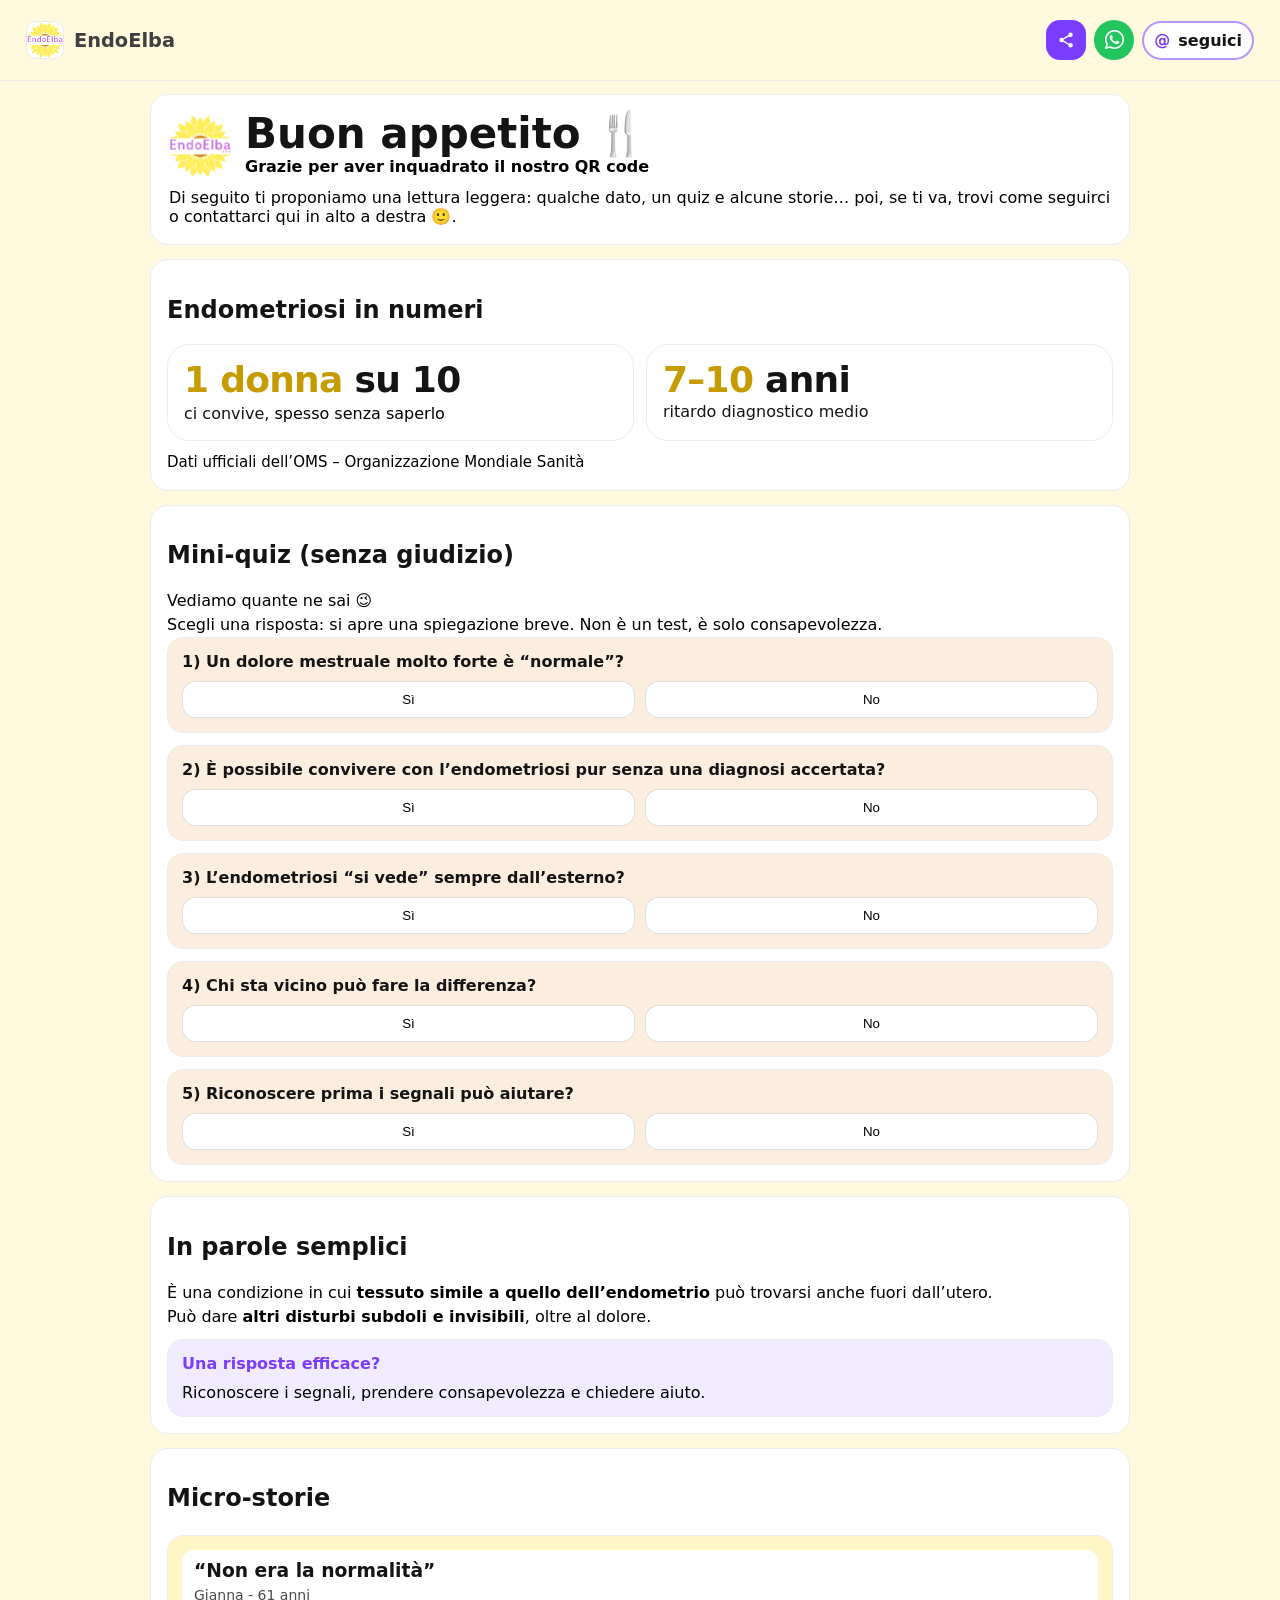
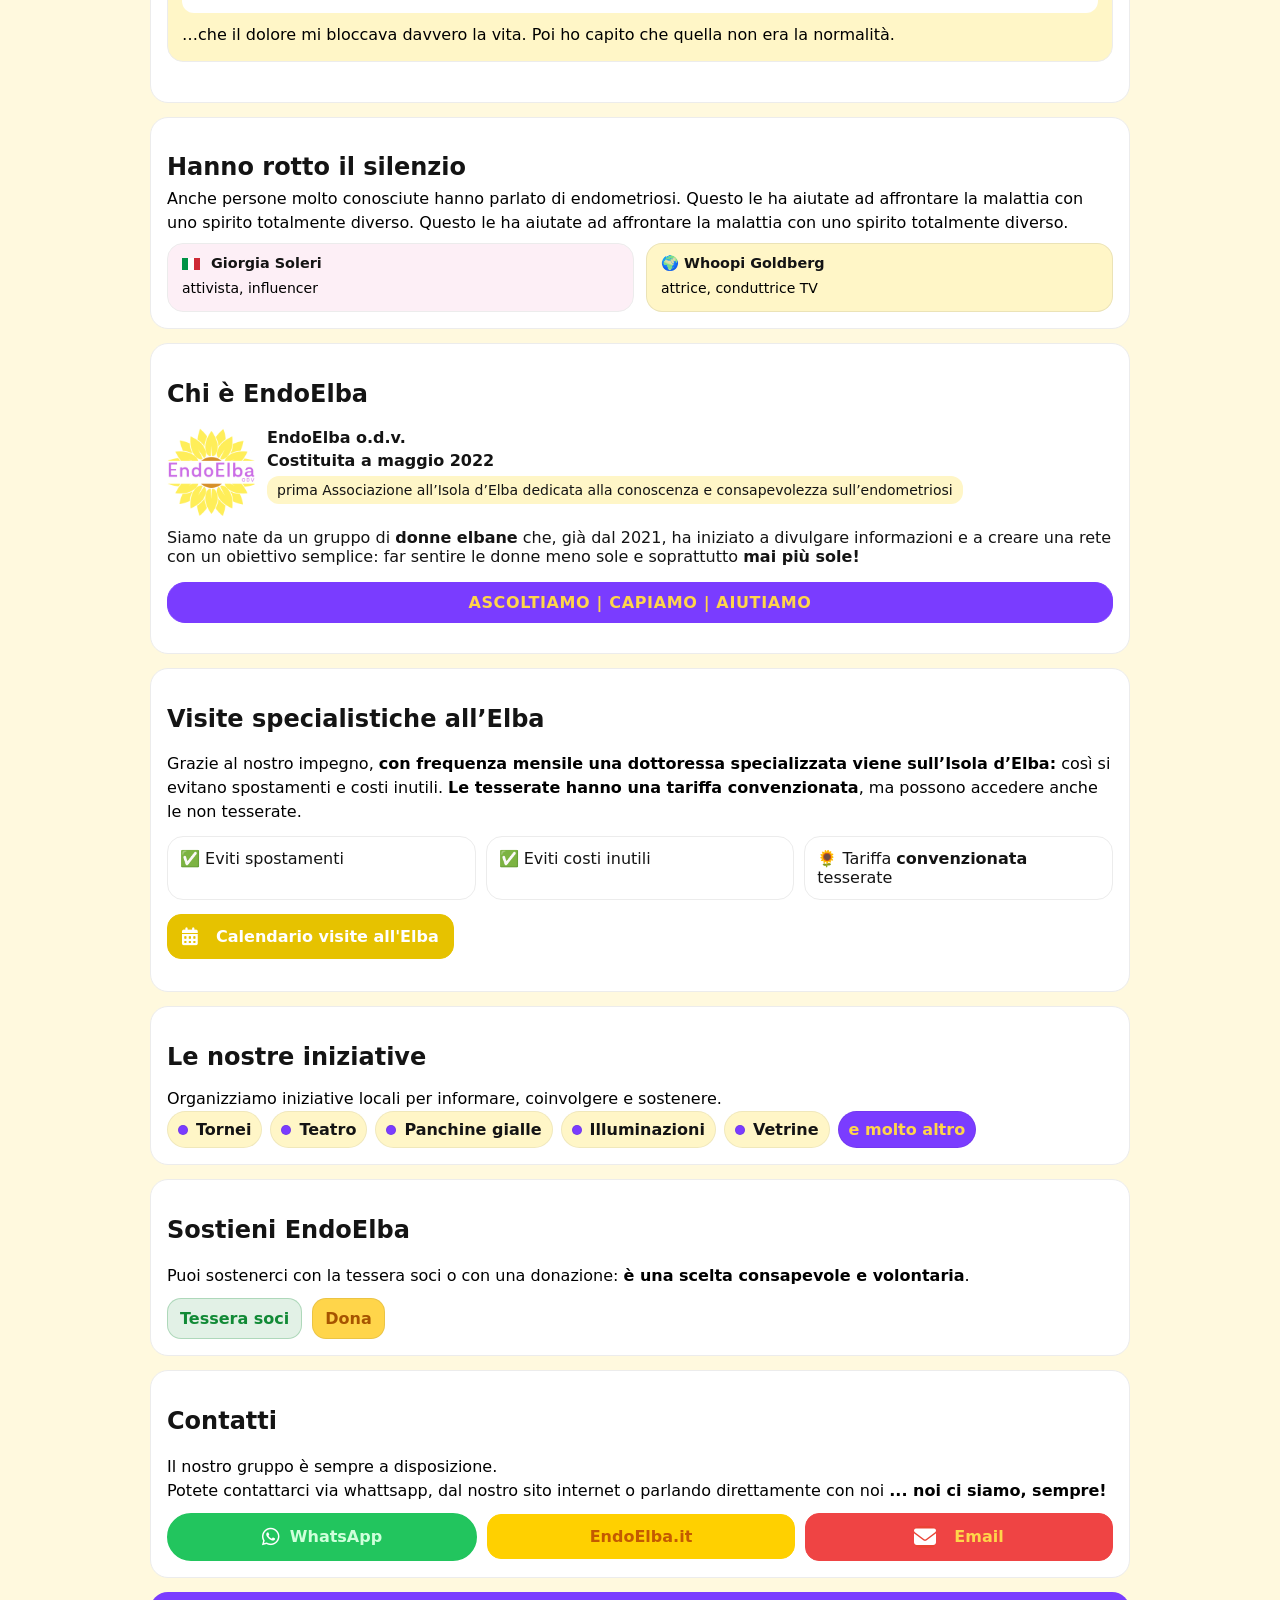
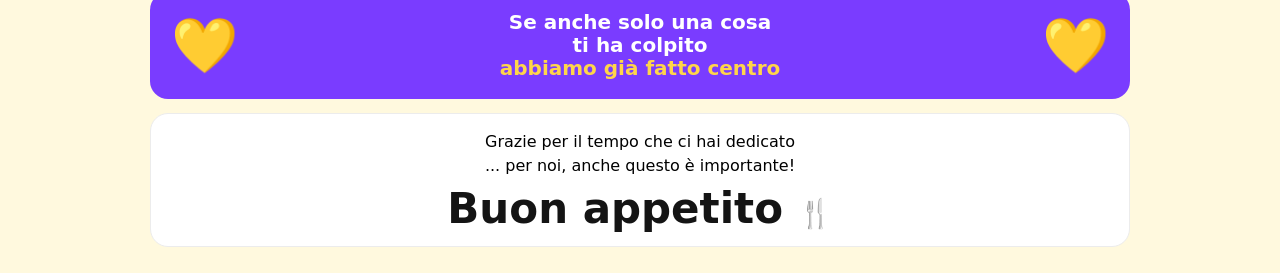
<file: endoelba_landing_ASSEMBLATA_v26.html>
<!DOCTYPE html>

<html lang="it">
<head>
<meta charset="utf-8"/>
<meta content="width=device-width,initial-scale=1,viewport-fit=cover" name="viewport"/>
<title>EndoElba – Tovagliette</title>
<style>
:root{
  --topbarH:84px;
  --page:#fff9de;
  --card:#ffffff;
  --sub:#fdeff6;
  --ink:#141414;
  --muted:#000000;
  --line:#ececec;
  --violet:#7a3cff;
  --yellow:#ffd54a;
  --yellowSoft:#ffe680;
  --yellowVerySoft:#fff6c7;
  --yellowBorder:#e6c200;
  --good:#118a36;
  --good2:#0f6f2c;
  --bad:#c83c3c;
  --r:18px;
}
html,body{padding-top:0 !important;}
body{
  margin:0; font-family: system-ui, -apple-system, Segoe UI, Roboto, Arial, sans-serif;
  color:var(--ink); background:var(--page);
}
.page{min-height:100vh; background:var(--page);}

@keyframes beat{0%,100%{transform:scale(1)}25%{transform:scale(1.12)}40%{transform:scale(1)}60%{transform:scale(1.18)}}
.heart{display:inline-block; animation:beat 1.35s infinite; transform-origin:center;}
.topbar{
  left:0; right:0; width:100%;
  position:fixed; top:0; z-index:60;
  background:var(--page);
  border-bottom:1px solid var(--line);
  padding:10px 18px;

  padding-top:calc(10px + env(safe-area-inset-top));
}
.topbar-inner{width:100%; max-width:none; margin:0; padding:10px 14px; box-sizing:border-box; display:flex; align-items:center; justify-content:flex-start; gap:10px;}
.brand{display:flex; align-items:center; gap:8px; margin:0; justify-content:flex-start; text-align:left; flex:0 0 auto;}
.brandTxt{display:flex; flex-direction:column; line-height:1.05; text-align:left;}
.actions{margin-left:auto; display:flex; align-items:center; gap:6px; flex-wrap:nowrap; justify-content:flex-end; max-width:100%;}
.iconBtn{padding:6px; width:36px; height:36px;}
.btn-wa-top{width:40px; height:40px; border-radius:50%; display:flex; align-items:center; justify-content:center; background:#25d366; color:#fff; font-size:22px;}
.topFollow{padding:8px 12px;}

.brand{display:flex; align-items:center; gap:10px; margin:0;}
.brand img{width:38px; height:38px; border-radius:10px; background:#fff; border:1px solid var(--line);}
.brand .name{ font-size:18px; letter-spacing:.02em;}
.brand .subname{font-weight:700; font-size: 1.21em; color:#3f3f3f; margin-top:2px;}
.brandTxt{display:flex; flex-direction:column; line-height:1.05}

.wrap{max-width:980px; margin:0 auto; padding:10px 14px 44px; padding-bottom:26px;}
.hero{
  background:var(--card);
  border:1px solid var(--line);
  border-radius:18px;
  padding:18px;
margin-top:0;}

<h1{margin:0 0 8px; font-size:22px; line-height:1.15;}
.lead{margin:0; color:var(--muted); line-height:1.45;}
.badge{display:inline-block; background:#fff; border:1px solid var(--line); padding:6px 10px; border-radius:999px;  margin:10px 0 0;}
.card{
  background:var(--card);
  border:1px solid var(--line);
  border-radius:18px;
  padding:16px;
  margin-top:14px;
}
<h2{margin:0 0 10px; font-size:18px;}
<h3{margin:14px 0 8px; font-size:15px;}
<p{margin:0;}
#storie h2{margin-bottom:5px;}
#famosi h2{margin-bottom:5px;}
#famosi p.muted{margin-top:3px;}

#sostieni .btnRow{margin-top:10px;}
#contatti .btnRow{margin-top:10px;}

.card p + p{margin-top:10px;}
.card h2 + p{margin-top:6px;}
.card h3 + p{margin-top:6px;}

.muted{color:var(--muted); line-height:1.5; margin:0;}
.small{font-size:13px;}
hr.sep{border:none; border-top:1px solid var(--line); margin:14px 0;}

.btn{
  border:1px solid var(--yellowBorder);
  background:var(--yellow);
  padding:10px 12px;
  border-radius:14px;
  text-decoration:none;
  color:var(--ink);
  display:inline-flex;
  gap:8px;
  align-items:center;
  cursor:pointer;
  
}
.btn.share{
  border:1px solid var(--shareBorder) !important;
  background:var(--shareBg) !important;
}
.btnRow{display:flex; gap:10px; flex-wrap:wrap; align-items:center;}
.kpi{font-size:34px; font-weight:1000; letter-spacing:-.02em; margin:0;}
.kpiLine{display:flex; flex-wrap:wrap; gap:10px; align-items:baseline}
.kpiText{ font-size:16px}
.pill{display:inline-block; background:#fff; border:1px solid var(--line); padding:8px 10px; border-radius:14px; margin:6px 6px 0 0;}
.subbox{background:var(--yellowVerySoft); border:1px solid var(--line); border-radius:16px; padding:14px;}
.grid2{display:grid; grid-template-columns:1fr; gap:12px}
@media(min-width:720px){.grid2{grid-template-columns:1fr 1fr}}

.quizQ{font-weight:700;  margin:0 0 10px;}
.opt{display:block; width:100%; text-align:left; padding:12px 12px; border-radius:14px; border:1px solid var(--line); background:#fff; margin:8px 0; cursor:pointer; }
.opt{background:#fff;}
.opt.selected{border-color:rgba(20,20,20,.18);}
.opt.selected.correct{background:#dcf7e4;}
.opt.selected.wrong{background:#fdeff6;}

.opt:active{transform:scale(.997)}
.opt.correct.selected{border-color:rgba(31,138,59,.55); background:rgba(31,138,59,.10); box-shadow:0 0 0 3px rgba(31,138,59,.18);}
.opt.wrong.selected{border-color:rgba(220,38,38,.40); background:rgba(220,38,38,.08);}
.opt.correct.selected::after{content:" ✓"; font-size:18px;}
.pop{animation:pop .35s ease-out}
@keyframes pop{0%{transform:scale(1)}50%{transform:scale(1.03)}100%{transform:scale(1)}}

.explain{display:none; margin:6px 0 0; padding:10px 12px; border-radius:14px; background:#fff; border:1px solid var(--line);}
.explain.show{display:block; background:var(--yellowVerySoft);}
.tagList{display:flex; flex-wrap:wrap; gap:8px}
.tag{display:inline-flex; align-items:center; gap:8px; background:#fff; border:1px solid var(--line); padding:8px 10px; border-radius:999px; }
.dot{width:8px; height:8px; border-radius:99px; background:var(--violet); border:1px solid rgba(0,0,0,.1)}
#iniziative .tag{background:var(--yellowSoft); border:1px solid rgba(0,0,0,.06);} 
#iniziative .dot{background:var(--violet); border:1px solid rgba(0,0,0,.08)}


.footerLine{ font-size:16px; margin:0 0 8px}
.final{margin:0; color:var(--muted)}

/* Share sheet */
#shareSheet{display:none; position:fixed; inset:0; background:rgba(0,0,0,.35); z-index:99}
#shareSheet .sheet{position:absolute; left:50%; bottom:18px; transform:translateX(-50%); width:min(520px, calc(100% - 24px)); background:#fff; border:1px solid var(--line); border-radius:18px; padding:14px}


.at{color:var(--violet); }

/* Quiz layout */
#quiz .opts{display:flex; gap:10px; margin-top:10px}
#quiz .opt{flex:1; background:#fff; border:1px solid rgba(0,0,0,.12); border-radius:14px; padding:10px 12px;  cursor:pointer}
#quiz .opt.yes{order:1}
#quiz .opt.no{order:2}
#quiz .opt.selected.correct{background:rgba(17,138,54,.12); border-color:rgba(17,138,54,.35)}
#quiz .opt.selected.wrong{background:rgba(200,60,60,.12); border-color:rgba(200,60,60,.70); box-shadow:0 0 0 2px rgba(200,60,60,.18) inset}
#quiz .explain{background:#fff; border:1px solid var(--line)}

/* Carousel */
.carousel{position:relative; overflow:hidden;}
.carouselTrack{display:flex; transition:transform .55s ease; will-change:transform;}
.carouselItem{flex:0 0 100%;}
.cNav{
  position:absolute; top:50%; transform:translateY(-50%);
  width:34px; height:34px; border-radius:999px;
  border:1px solid rgba(0,0,0,.12);
  background:#fff;  line-height:32px;
  padding:0; cursor:pointer; z-index:3;
}
.cPrev{left:10px;}
.cNext{right:10px;}
@media(max-width:520px){
  .carousel { padding-top: 15px; }
  .cNav{top:14px; transform:none;}
  /* both buttons on top-right */
  .cPrev{left:auto; right:54px;}
  .cNext{left:auto; right:10px;}
}

.subname{font-size: 1.21em;  color:#2b2b2b;}

.brand{justify-content:space-between;}
.actions{margin-left:auto; display:flex; align-items:center; gap:10px; flex-wrap:wrap; justify-content:flex-end; max-width:100%;}
.brand{flex-wrap:wrap;}
@media (max-width:520px){.actions{width:100%; margin-left:0; justify-content:flex-start;}}
.topFollow{font-weight:700; background:#fff !important; color:var(--ink) !important; border:2px solid rgba(122,60,255,.55) !important; box-shadow:0 0 0 0 rgba(122,60,255,.55); animation:pulseViolet 1.25s infinite;  border-radius:999px; padding:10px 14px;}


.lead2{margin:10px 0 0; color:var(--muted);}


.numGrid{display:flex; gap:12px; flex-wrap:wrap; margin-top:10px;}
.numBox{flex:1 1 240px; background:#fff; border:1px solid var(--line); border-radius:18px; padding:14px;}
.numBig{ font-size:40px; line-height:1;}
.numSub{margin-top:8px; color:var(--ink);}
.numFoot{margin-top:10px; font-size:12.5px; color:var(--muted);}
@media(max-width:520px){.numBig{font-size:46px;}}


/* pattern leggero */

/* Numeri stile v2 */
.stat{
  margin-top:0;
  background:var(--card);
  border:1px solid var(--line);
  border-radius:22px;
  padding:14px 16px;
}
.stat .big{
  
  letter-spacing:-.02em;
  font-size:clamp(22px,3.2vw,36px);
}
.y{color:#c59b00}
.v{color:var(--ink)}
.violet-bold{color:var(--violet); }
/* Buttons palette */
.btn{background:var(--yellowSoft); border-color:var(--yellowBorder);}
.btn.primary{background:var(--yellowSoft); border-color:var(--yellowBorder);}
.btn.share{border:1px solid rgba(122,60,255,.35) !important; background:rgba(122,60,255,.10) !important;}

/* --- Fix richieste Marco (v4) --- */
.heroHead{display:flex; align-items:center; gap:14px;}
.heroLogo{width:54px; height:54px; border-radius:14px;}
.heroTitle{ font-size:36px; line-height:1; margin:0;}
@media(min-width:720px){.heroTitle{font-size:42px;}}

.iconBtn{display:inline-flex; align-items:center; justify-content:center; width:40px; height:40px; border-radius:14px; border:1px solid rgba(0,0,0,.12); background:#fff; cursor:pointer;}
.iconBtn:active{transform:scale(.98);}
.shareTop{background:var(--violet); color:#fff; border-color:rgba(0,0,0,.0);}
.shareTop svg{fill:currentColor;}

.followPulse{background:#fff !important; color:var(--ink) !important; border-color:rgba(0,0,0,.14) !important;}
.followPulse{animation:pulse 1.6s ease-in-out infinite;}
@keyframes pulse{
  0%{box-shadow:0 0 0 0 rgba(122,60,255,.30);}
  70%{box-shadow:0 0 0 10px rgba(122,60,255,0);}
  100%{box-shadow:0 0 0 0 rgba(122,60,255,0);}
}

.shareAlt{background:var(--yellow) !important; border-color:var(--yellowBorder) !important; color:var(--ink) !important;}
.shareAlt .shareIcon{}

.statsGrid{display:grid !important; grid-template-columns:1fr 1fr; gap:12px;}
@media(max-width:380px){.statsGrid{grid-template-columns:1fr 1fr;} .big{font-size:32px;}}

.optRow{display:flex; gap:10px; margin-top:8px;}
.optRow .opt{flex:1; margin:0; text-align:center; padding:12px 10px;}
/* manteniamo spiegazioni sotto */
.subbox .explain{margin-top:10px;}

.benefits{display:grid; grid-template-columns:1fr; gap:10px; margin-top:12px;}
@media(min-width:720px){.benefits{grid-template-columns:repeat(3,1fr);}}
.benefit{background:#fff; border:1px solid var(--line); border-radius:16px; padding:12px 12px; }

.violetTag{background:var(--violet) !important; color:var(--yellow) !important;}
.violetTag .dot{background:var(--violet);}

/* nav caroselli in alto a destra (meno invasivi) */
.cNav{top:12px !important; transform:none !important; width:32px; height:32px; line-height:30px;}
.cPrev{left:auto !important; right:52px !important;}
.cNext{right:12px !important;}

/* microstorie: titolo un filo più compatto */
#storie h3{margin-top:0;}


/* === Custom tweaks (Jan 2026) === */
.topFollow{background:#fff !important; color:var(--ink) !important; border:2px solid rgba(122,60,255,.55) !important; box-shadow:0 0 0 0 rgba(122,60,255,.55); animation:pulseViolet 1.25s infinite;  border-radius:999px; padding:10px 14px;}
@keyframes pulseSoft{0%{transform:scale(1); box-shadow:0 0 0 0 rgba(122,60,255,.25);} 70%{transform:scale(1.02); box-shadow:0 0 0 10px rgba(122,60,255,0);} 100%{transform:scale(1); box-shadow:0 0 0 0 rgba(122,60,255,0);} }
@keyframes pulseViolet{
  0%{ box-shadow:0 0 0 0 rgba(122,60,255,.45); }
  70%{ box-shadow:0 0 0 10px rgba(122,60,255,0); }
  100%{ box-shadow:0 0 0 0 rgba(122,60,255,0); }
}

/* hero logo +15% */
.heroLogo{width:62px !important; height:62px !important; border-radius:16px !important;}

/* Numeri: fonte OMS più leggibile */
#numeri .muted.small{font-size:15px !important; font-weight:400;}

/* Quiz: NO sempre a destra, spiegazione senza rosa */
#quiz .explain{background:#fff !important;}
/* evidenzia solo la risposta selezionata (già gestito da .selected) */

/* Semplice: testo in un unico paragrafo con <br> (markup aggiornato sotto) */

/* Caroselli: nessuna freccia, autoplay 4s */
.carousel .cNav{display:none !important;}

/* VIP: slide con due nomi */
.vipPair{display:grid; grid-template-columns:1fr 1fr; gap:12px;}
@media (max-width:560px){.vipPair{grid-template-columns:1fr;}}

/* EndoElba: logo a sinistra */
.endoHead{display:flex; align-items:center; gap:12px; margin-bottom:6px;}
.endoHead img{width:66px; height:66px; border-radius:16px; background:#fff; border:1px solid var(--line);}

/* Visite: pulsazione pulsante */
#visite .btn.primary{animation: pulseViolet 1.8s infinite;}


#visite a.btn{animation:pulseViolet 1.25s infinite; background:#fff6c7; border:2px solid rgba(122,60,255,.35); color:var(--violet);}

/* Sostieni: bottoni */
.btn.greenSoft{background:rgba(17,138,54,.12); border-color:rgba(17,138,54,.25);}
.btn.yellowDona{background:var(--yellow); border-color:rgba(0,0,0,.08);}


/* VIP (famosi) */
#famosi .vipPair{display:grid; grid-template-columns:1fr 1fr; gap:12px}
#famosi .subbox{padding:12px 14px}
#famosi .subbox h3{margin:0 0 6px; line-height:1.1}
#famosi .subbox .small{font-size:14px !important}
#famosi .subbox.intl{background:rgba(255,213,74,.18); border-color:rgba(0,0,0,.08)}

/* Finale viola */
.finalePurple{background:var(--violet); color:#fff; border-color:transparent; padding:18px 16px;}
.finalePurple .finaleText{flex:1; text-align:center;  font-size:20px; line-height:1.15;}
.finalePurple .brandHeart{font-size:40px !important; animation:pulseHeart 1.2s infinite;}
.finalePurple .centerYellow{color:var(--yellow); }

.finalePurple .finaleRow{display:flex; align-items:center; justify-content:space-between; gap:12px;}
.finalePurple .finaleText{flex:1; text-align:center;  font-size:20px; line-height:1.15;}
.finalePurple .heartBtn{animation:pulseHeart 1.2s infinite; border:0; background:transparent; font-size:54px; cursor:pointer; padding:0 4px; line-height:1;}
.finalePurple .finaleText span{}



/* WhatsApp button in topbar (verde) */
.btn-wa-top{
  display:inline-flex; align-items:center; justify-content:center;
  width:44px; height:44px;
  border-radius:999px;
  background:#22c55e;
  color:#ffffff;
  text-decoration:none;
  border:0;
  flex:0 0 auto;
}
.btn-wa-top i{font-size:24px; line-height:1;}


#contatti .btn{display:inline-flex; align-items:center; gap:10px;}
#contatti .btn i{font-size:18px;}
#contatti .btn-wa{background:#22c55e; color:#fff;}
#contatti .btn-site{background:#ffd54a; color:#b45309; font-weight:800;}
#contatti .btn-email{background:#ef4444; color:#fff;}

/* WhatsApp button in topbar */
.btn-wa{
  display:inline-flex; align-items:center; gap:8px;
  padding:10px 12px;
  border-radius:999px;
  background:#ffffff;
  border:2px solid rgba(34,197,94,.35);
  text-decoration:none;
  
  white-space:nowrap;
}
.btn-wa .wa-ico{
  width:18px; height:18px; display:inline-block;
  border-radius:6px;
  background:rgba(34,197,94,.15);
  position:relative;
}
.btn-wa .wa-ico::before{
  content:"";
  position:absolute; inset:3px;
  border-radius:999px;
  border:3px solid #22c55e;
  border-top-color:transparent;
  border-right-color:transparent;
  transform:rotate(-35deg);
}


@media (max-width: 520px){
  .hero-title{font-size:30px; line-height:1.05;}
}



/* NUMERI: ripristina enfasi sui numeri principali, ma non sul testo descrittivo */
#numeri .big,
#numeri .big *,
#numeri .kpi strong,
#numeri .kpi .kpi-title,
#numeri .kpi .kpi-main{
  font-weight:900 !important;
}
/* Descrizioni sotto ai dati e riga OMS NON in grassetto */
#numeri .kpi p,
#numeri .kpi .desc,
#numeri .stat-desc,
#numeri .stat-note,
#numeri .note,
#numeri .oms,
#numeri .oms *{
  font-weight:400 !important;
}


/* TOP GAP: niente vuoto tra topbar e contenuto */
body{padding-top:var(--topbarH) !important;}
.topbar{ position:fixed; top:0; left:0; right:0; z-index:60; }
.wrap{ padding-top:10px !important; }
.hero{ margin-top:0 !important; }


@media (max-width: 520px){
  .hero-title{font-size:30px !important; line-height:1.05;}
}

body{padding-top:var(--topbarH) !important;}

#numeri .oms, #numeri .oms *{font-weight:400 !important;}

.explain.show{background:#fff6c7 !important;}

#storie{padding-top:15px !important;}
#famosi{padding-top:15px !important;}


.endoelba-head{display:flex; gap:12px; align-items:flex-start; margin-top:8px;}
.endoelba-logo{width:56px; height:56px; border-radius:12px; object-fit:contain; background:#fff;}
.endoelba-head-text{flex:1;}
.endoelba-odv{font-size:16px; margin-bottom:4px;}
.endoelba-founded{font-size:16px; margin-bottom:6px;}
.endoelba-tag{font-size:14px; font-weight:400; background:#fff6c7; color:var(--ink); padding:6px 10px; border-radius:12px; display:inline-block;}
.endoelba-story{margin-top:12px;}
.endoelba-motto{margin:10px 0 14px; font-size:16px; letter-spacing:.04em; background:var(--violet); color:var(--yellow); display:block; padding:10px 14px; border-radius:18px; border:1px solid var(--violet); font-weight:900; text-align:center;}


#visite a.btn{font-weight:900 !important; background:#e6c200 !important; border-color:#e6c200 !important;}

#iniziative .tag, #iniziative .pill, #iniziative .chip, #iniziative button, #iniziative a{font-weight:900 !important;}
#iniziative p, #iniziative li, #iniziative span{font-weight:900 !important;}

#sostieni a.btn, #sostieni .btn{font-weight:900 !important;}


#contatti .btn{font-weight:900 !important;}
#contatti a[href*="wa.me"]{background:#22c55e !important; border-color:#22c55e !important; color:#0b1b0f !important;}
#contatti .btn-email{background:#ef4444 !important; border-color:#ef4444 !important; color:#1b0b0b !important;}
.ico{display:inline-block; width:16px; height:16px; margin-right:8px; vertical-align:-2px; border-radius:4px; background:rgba(255,255,255,.35); position:relative;}
.ico-email::after{content:""; position:absolute; left:3px; right:3px; top:3px; bottom:3px; border:2px solid rgba(0,0,0,.55); border-radius:3px;}
.ico-email::before{content:""; position:absolute; left:5px; right:5px; top:7px; border-top:2px solid rgba(0,0,0,.6); transform:skewY(-12deg);}
.ico-wa::before{content:""; position:absolute; inset:3px; border-radius:999px; border:3px solid rgba(0,0,0,.35); border-top-color:transparent; border-right-color:transparent; transform:rotate(-35deg);}


@keyframes pulseHeart{0%,100%{transform:scale(1);}50%{transform:scale(1.08);}}
.finalePurple .heart{animation:pulseHeart 1.4s infinite ease-in-out;}
.finalePurple, .finalePurple *{font-weight:900 !important;}


body{padding-top:var(--topbarH) !important;}


#numeri .oms, #numeri .oms *{font-weight:400 !important;}


.explain.show{background:#fff6c7 !important;}


#storie .card, #famosi .card{padding-top:15px !important;}


.endoelba-logo{width:88px !important; height:88px !important;}


#visite a.btn{color:#ffffff !important;}
#visite a.btn, #visite a.btn *{color:#ffffff !important;}


#iniziative .tag, #iniziative .pill, #iniziative .chip, #iniziative button, #iniziative a{font-weight:900 !important;}
#iniziative p, #iniziative li, #iniziative span{font-weight:900 !important;}


/* Contatti styling */
#contatti .btn{font-weight:900 !important; color:#ffffff !important;}
#contatti a[href*="wa.me"]{background:#22c55e !important; border-color:#22c55e !important;}
#contatti a[href*="endoelba.it"]{background:#ffd000 !important; border-color:#ffd000 !important;}
#contatti a[href^="mailto:"]{background:#ef4444 !important; border-color:#ef4444 !important;}
#contatti .ico{display:inline-block;width:18px;height:18px;margin-right:8px;vertical-align:-3px;position:relative;}
/* phone icon */
#contatti .ico-phone::before{content:"";position:absolute;left:4px;top:2px;width:10px;height:14px;border:2px solid #fff;border-top-left-radius:6px;border-top-right-radius:6px;border-bottom-left-radius:4px;border-bottom-right-radius:4px;transform:rotate(-20deg);}
/* simple globe/site icon */
#contatti .ico-site::before{content:"";position:absolute;inset:2px;border:2px solid #fff;border-radius:999px;}
#contatti .ico-site::after{content:"";position:absolute;left:2px;right:2px;top:8px;border-top:2px solid #fff;}
/* gmail-ish envelope */
#contatti .ico-gmail::before{content:"";position:absolute;inset:2px;border:2px solid #fff;border-radius:4px;}
#contatti .ico-gmail::after{content:"";position:absolute;left:3px;right:3px;top:6px;border-top:2px solid #fff;transform:skewY(-12deg);}


@keyframes pulseHeart{0%,100%{transform:scale(1);}50%{transform:scale(1.10);}}
.finalePurple .heart{animation:pulseHeart 1.4s infinite ease-in-out;}


/* TOPBAR FIX */
.topbar, .topbar *{box-sizing:border-box;}
.brand{width:100%;}
.brandTxt{white-space:nowrap;}
.actions{flex-wrap:nowrap;}
.btn-wa-top{width:44px; height:44px; padding:0; justify-content:center; gap:0;}
.btn-wa-top svg{width:24px; height:24px;}
.topFollow{font-weight:700;}


/* Spaziature ridotte richieste */
#storie h2{margin-bottom:6px;}
#famosi h2{margin-bottom:6px;}
#famosi .muted{margin-top:4px; margin-bottom:8px;}

#visite .ctaBtn{color:var(--purple); font-weight:700;}
#visite .ctaBtn i{margin-right:8px; font-size:18px; vertical-align:-2px; color:var(--purple);}

#iniziative .muted{font-weight:400;}

#iniziative .tag{background:var(--yellowVerySoft);}
#iniziative .tag .dot{background:var(--violet);}

.greenSoft{color:#1b8f4a !important;}
.yellowDona{color:#b8860b !important;}

#contatti .btn-wa{color:#2aa84a !important;}
#contatti .btn-wa i{color:#2aa84a !important;}
#contatti .btn-site{color:#c45a00 !important;}
#contatti .btn-email{color:#d1a700 !important;}
#contatti .btn-email i{color:#d1a700 !important;}

/* Share sheet: icone con colori naturali */
#shareSheet .shareIcon{width:54px; height:44px; display:inline-flex; align-items:center; justify-content:center;}
#shareSheet .shareIcon i{font-size:20px;}
#shareWhatsApp i{color:#25D366;}
#shareFacebook i{color:#1877F2;}
#shareEmail i{color:#EA4335;}
#shareCopy i{color:#555;}
#shareInstagram i{color:#E1306C;}


/* --- PATCH v17 (topbar + spacing) --- */
.topbar-inner{justify-content:flex-start !important;}
.brand, .brandTxt{justify-content:flex-start !important; text-align:left !important;}
.actions{margin-left:auto !important; gap:8px !important; flex-wrap:nowrap !important;}
.iconBtn{padding:8px !important;}
/* giallino tenue */
.explain.show{background:#fff6c7 !important;}
.subbox.efficace, .efficace, .quizExplain, .answerBox{background:var(--yellowVerySoft) !important;}
/* carousel padding micro-storie */
#storie .carousel{padding-top:15px !important;}
/* micro-storie: titolo bianco + meta */
#storie .subbox h3{background:#fff; padding:8px 10px; border-radius:12px; margin:0 0 8px; display:block;}
.storyMeta{margin-top:8px; font-size:12px; color:#4a4a4a; font-weight:600;}
/* VIP italiane: rosino chiaro */
#famosi .subbox.ita{background:#fdeff6 !important;}
/* calendario: testo viola + icona calendario */
.pulseBtn.btn.calendarBtn{display:inline-flex; align-items:center; gap:10px; padding:12px 14px; border-radius:14px; background:#fff6c7; color:var(--violet); font-weight:800; border:1px solid rgba(0,0,0,.08);}
.pulseBtn.btn.calendarBtn i{margin-right:8px; font-size:16px;}
/* iniziative: box giallino tenue + puntino viola */
.tag{background:var(--yellowVerySoft) !important;}
.dot{background:var(--violet);}
/* sostieni bottoni colori testo */
.btn.greenSoft{color:var(--good) !important;}
.btn.yellowDona{color:#a65400 !important;}
/* contatti colori testo + icone */
#contatti .btnRow{margin-top:10px !important;}
.btn.btn-wa span{color:#2bbf62 !important;}
.btn.btn-site{color:#a65400 !important;}
.btn.btn-email span{color:var(--yellow) !important;}
.gmailIcon{display:inline-flex; align-items:center; justify-content:center; width:22px; height:22px; border-radius:6px; background:#ea4335; margin-right:8px;}
.gmailIcon i{color:#fff; font-size:12px;}
/* finalePurple righe */
.finalePurple .finaleText{line-height:1.1;}


/* micro-storie spacing ridotto */
#storie h2{margin-bottom:8px !important;}
#storie p.muted{margin-top:6px !important;}
/* famosi spacing ridotto sotto testo */
#famosi p.muted{margin-top:6px !important;}


.footerLine strong{color:var(--violet) !important;}

/* Micro-storie header (titolo + nome/età nello stesso riquadro bianco) */
.carousel .subbox h3{background:#fff; border-radius:12px; padding:12px 14px 2px; margin:0;}
.carousel .subbox .storyMeta{background:#fff; border-radius:0 0 12px 12px; padding:0 14px 12px; margin:0 0 10px; font-weight:400; color:#444;}
.calendarBtn i{color:var(--violet); font-size:18px;}

#contatti .btn-wa{background:#25d366;}
#contatti .btn-wa i{color:#fff !important; font-size:20px;}
#contatti .btn-wa span{color:#cfffdb !important; font-weight:800;}
#contatti .gmailIcon{display:inline-flex; align-items:center; justify-content:center; width:22px; height:22px; border-radius:6px; background:#ea4335;}
#contatti .gmailIcon i{color:#fff !important; font-size:14px;}

.finalePurple .finaleText{font-weight:900; line-height:1.15;}
.finalePurple .finaleText span{display:block;}
.finalePurple .finaleText .yellowLine{color:var(--yellow) !important;}

/* === PATCH v20 (correzioni richieste) === */
.brand{width:auto !important; flex:0 1 auto !important; max-width:none !important;}
.actions{width:auto !important; margin-left:auto !important; justify-content:flex-end !important; flex:0 0 auto !important;}
.topbar-inner{flex-wrap:nowrap !important;}
/* pulsanti topbar: meno spazio */
.actions .iconBtn, .actions .btn-wa-top, .actions .topFollow{padding:8px 10px !important;}
.actions{gap:6px !important;}

/* giallino tenue standard */
:root{--yellowVerySoft:#fff6c7;}
.explain.show{background:#fff6c7 !important;}

/* subbox "Una risposta efficace?" -> violettino tenue */
.subbox.softViolet{background:#f3ecff !important;}
.subbox.softViolet .footerLine strong{color:var(--violet) !important;}

/* micro-storie: titolo + nome/eta nello stesso box bianco */
#storie .storyHead{background:#fff !important; border-radius:12px; padding:10px 12px; margin:0 0 10px;}
#storie .storyHead h3{background:transparent !important; padding:0 !important; border-radius:0 !important; margin:0 !important;}
#storie .storyHead .storyMeta{margin:6px 0 0 !important; font-size:12px; color:#4a4a4a; font-weight:400 !important;}

/* VIP: NON sfondo bianco sul nome */
#famosi .subbox h3{background:transparent !important; padding:0 !important; border-radius:0 !important; margin:0 0 6px !important;}

/* pulsante calendario: testo e icona viola */
.calendarBtn{color:var(--violet) !important;}
.calendarBtn i{color:var(--violet) !important;}

/* tag "e molto altro" */
.tag.violetTag{background:var(--violet) !important; color:var(--yellow) !important;}


/* === PATCH v21 (correzioni richieste) === */

/* share sheet: icone uniformi e colori naturali */
#shareSheet .btnRow{gap:12px !important; flex-wrap:wrap !important;}
#shareSheet .shareIcon{width:54px !important; height:54px !important; padding:0 !important; border-radius:14px !important; display:inline-flex !important; align-items:center !important; justify-content:center !important; font-size:26px !important;}
#shareWhatsApp i{color:#25d366 !important;}
#shareFacebook i{color:#1877f2 !important;}
#shareEmail i{color:#ea4335 !important;}
#shareCopy i{color:#444 !important;}
#shareIG i{color:#e1306c !important;}

.brand{width:auto !important;}
.topbar-inner{overflow:visible !important;}
.actions{gap:8px !important;}
.iconBtn, .btn-wa-top, .topFollow{padding:8px 10px !important;}
.subname{font-size: 1.21em;}
/* giallino tenue globale */
:root{--yellowVerySoft:#fff6c7;}
/* subbox di default: giallino tenue */
.subbox{background:var(--yellowVerySoft) !important;}
/* micro-storie: giallino tenue per contenitore, ma titolo+meta restano bianchi */
.carousel .subbox{background:var(--yellowVerySoft) !important;}
.carousel .subbox h3{background:#fff !important;}
.carousel .subbox .storyMeta{background:#fff !important; font-size:14px !important; padding:0 !important; margin:0 0 10px !important; font-weight:400 !important;}
/* evidenzia risposta sbagliata: bordo più rosso */
.option.wrong, .answer.wrong, .btn.wrong{border-color:rgba(200,60,60,.55) !important; box-shadow:0 0 0 2px rgba(200,60,60,.18) inset !important;}
/* box "Una risposta efficace?" violettino tenue + titolo viola */
.subbox.softViolet{background:rgba(122,60,255,.10) !important;}
.subbox.softViolet .footerLine strong{color:var(--violet) !important;}
/* calendario: forza viola e icona calendario */
.calendarBtn{color:var(--violet) !important;}
.calendarBtn i{color:var(--violet) !important;}
/* tag e molto altro */
.tag.violetTag{background:var(--violet) !important; color:var(--yellow) !important;}


/* --- FIX TOPBAR (no disappearing buttons) --- */
.topbar{padding-left:12px; padding-right:12px;}
.topbar-inner{justify-content:space-between !important; flex-wrap:nowrap !important;}
.brand{width:auto !important; flex:0 1 auto !important; max-width:70% !important;}
.brandTxt{min-width:0;}
.subname{font-size:1.21em; font-weight:700; white-space:nowrap;}
.actions{width:auto !important; flex:0 0 auto !important; margin-left:auto !important; gap:6px;}
.iconBtn.shareTop{padding:8px;}
.btn-wa-top{width:40px; height:40px; display:flex; align-items:center; justify-content:center;}
.btn-wa-top i{font-size:22px;}
.topFollow{padding:7px 10px; white-space:nowrap;}
/* ------------------------------------------------ */


.violetTag{background: var(--violet) !important; color: var(--yellow) !important;}


/* FIX richieste finali */
:root{ --yellowVerySoft:#fff6c7; } /* giallino tenue definitivo */

#iniziative .muted{ font-weight:400 !important; }

.calBtn, a.calBtn{
  color: var(--violet) !important;
}
.calBtn i, a.calBtn i{
  color: var(--violet) !important;
}

/* icona bandiera IT */
.flagIcon{
  width:18px; height:auto;
  vertical-align: -2px;
  margin-right:6px;
}

/* Topbar: brand non deve mangiare spazio */
.topbar-inner{ flex-wrap:nowrap !important; }
.brand{ width:auto !important; flex:0 1 auto !important; }
.actions{ margin-left:auto !important; width:auto !important; }



/* === FIX v25 overrides === */
/* Mini quiz: sfondo domande */
#quiz .subbox{background:#fbeedf !important;}
/* Pulsante calendario visite */
.pulseBtn.btn.calendarBtn{
  background:#c96a00 !important; /* arancione scuro */
  color:#ffd54a !important;      /* giallo */
  border:1px solid rgba(0,0,0,.12) !important;
  font-weight:900 !important;
}
.pulseBtn.btn.calendarBtn i{color:#ffd54a !important; font-size:18px !important;}
@keyframes pulseYellowGlow{0%{box-shadow:0 0 0 0 rgba(255,213,74,.55);}70%{box-shadow:0 0 0 10px rgba(255,213,74,0);}100%{box-shadow:0 0 0 0 rgba(255,213,74,0);}}
.pulseBtn.btn.calendarBtn{animation:pulseYellowGlow 1.6s infinite;}
/* Contatti: 3 colonne perfette */
#contatti .btnRow{display:flex !important; gap:10px !important; flex-wrap:nowrap !important;}
#contatti .btnRow .btn{flex:1 1 0 !important; justify-content:center !important; width:0 !important; padding:12px 10px !important;}
#contatti .btn-email i{font-size:22px !important; color:#fff !important;}



/* --- FIX RICHIESTE (v26) --- */
/* VIP: riduci nome del 10% */
#famosi .subbox h3{font-size:0.9em !important;}

/* Mini-quiz: sfondo domande */
#quiz .subbox{background:#fbeedf !important;}

/* Calendario visite: arancione scuro + testo giallo + pulse giallo */
@keyframes pulseYellow{
  0%{box-shadow:0 0 0 0 rgba(255,213,74,.55);}
  70%{box-shadow:0 0 0 12px rgba(255,213,74,0);}
  100%{box-shadow:0 0 0 0 rgba(255,213,74,0);}
}
a.btn.calendarBtn{
  background:#c96a00 !important;
  color:var(--yellow) !important;
  border:1px solid rgba(0,0,0,.08) !important;
}
a.btn.calendarBtn i{color:var(--yellow) !important;}
a.pulseBtn.calendarBtn{animation:pulseYellow 1.25s infinite !important;}
a.btn.calendarBtn:hover{filter:brightness(1.03);}
</style>
<link href="https://cdnjs.cloudflare.com/ajax/libs/font-awesome/6.5.0/css/all.min.css" rel="stylesheet"/>

<style>
/* Contacts buttons equal width */
.contacts .btns { display:flex; gap:10px; }
.contacts .btns a { flex:1; display:flex; align-items:center; justify-content:center; }
.contacts .btns a i.fa-envelope { font-size:22px; }
/* Calendar button new style */
.btn-calendar { background:#c96a00 !important; color:#ffd54a !important; }
.btn-calendar i { color:#ffd54a !important; }
/* Microstories timing */
.carousel { animation-duration: 6s !important; }
/* Mini quiz question bg */
.quiz .question { background:#fbeedf !important; }
</style>


<style>
/* FIX v26 */
.calendarBtn{
  background:#c46a00 !important;
  color:#ffd84d !important;
}
.calendarBtn i{ color:#ffd84d !important; }
@keyframes pulseYellow{
  0%{box-shadow:0 0 0 0 rgba(255,216,77,.7)}
  70%{box-shadow:0 0 0 10px rgba(255,216,77,0)}
  100%{box-shadow:0 0 0 0 rgba(255,216,77,0)}
}
.calendarBtn{ animation:pulseYellow 2s infinite; }
</style>

</head>
<body>
<header class="topbar">
<div class="topbar-inner">
<div class="brand">
<img alt="EndoElba" class="logo" src="logo-endoelba.png"/>
<div class="brandTxt">
<div class="subname">EndoElba</div>
</div>
</div>
<div class="actions">
<button aria-label="Condividi" class="iconBtn shareTop" id="shareBtnTop" type="button">
<svg aria-hidden="true" height="18" viewbox="0 0 24 24" width="18"><path d="M18 16.08c-.76 0-1.44.3-1.96.77L8.91 12.7a3.27 3.27 0 0 0 0-1.39l7-4.11A2.99 2.99 0 0 0 18 7.91a3 3 0 1 0-3-3c0 .23.03.45.08.66l-7 4.11A3 3 0 1 0 6 15a2.99 2.99 0 0 0 2.05-.81l7.12 4.18c-.05.2-.07.41-.07.63a3 3 0 1 0 3-2.92z"></path></svg>
</button>
<a aria-label="WhatsApp EndoElba" class="btn-wa-top" href="https://wa.me/393534650921" rel="noopener" target="_blank">
<i aria-hidden="true" class="fab fa-whatsapp"></i>
</a>
<a class="btn topFollow" href="https://www.instagram.com/endoelba/" rel="noopener" target="_blank">
<span class="at">@</span> <span>seguici</span>
</a>
</div>
</div>
</header>
<main class="wrap">
<section class="hero"><div class="heroHead"><img alt="EndoElba" class="heroLogo" src="[data-uri]"/><div class="heroTxt"><h1 class="heroTitle">Buon appetito 🍴</h1><p class="lead"><strong>Grazie per aver inquadrato il nostro QR code</strong></p></div></div><p class="lead2">Di seguito ti proponiamo una lettura leggera: qualche dato, un quiz e alcune storie… poi, se ti va, trovi come seguirci o contattarci qui in alto a destra 🙂.</p></section>
<section class="card" id="numeri"><h2>Endometriosi in numeri</h2><div class="grid statsGrid"><div class="stat"><div class="big"><span class="y">1 donna</span> su <span class="v">10</span></div><div style=" margin-top:2px;">ci convive, <span class="muted">spesso senza saperlo</span></div></div><div class="stat"><div class="big"><span class="y">7–10</span> <span class="v">anni</span></div><div style=" margin-top:2px;">ritardo diagnostico medio</div></div></div><p class="muted small" style="margin-top:10px">Dati ufficiali dell’OMS – Organizzazione Mondiale Sanità</p></section>
<section class="card" id="quiz">
<h2>Mini‑quiz (senza giudizio)</h2>
<p class="muted"><span class="quizLead">Vediamo quante ne sai 😉</span><br/>Scegli una risposta: si apre una spiegazione breve. Non è un test, è solo consapevolezza.</p>
<div class="subbox" data-q="1">
<p class="quizQ">1) Un dolore mestruale molto forte è “normale”?</p>
<div class="optRow"><button class="opt wrong">Sì</button><button class="opt correct" data-correct="1">No</button></div><div class="explain" data-for="correct">No, il dolore non è normale: consulta uno specialista.</div>
<div class="explain" data-for="wrong">Se il dolore ti blocca la vita o si ripete spesso, vale la pena approfondire con uno specialista.</div>
</div>
<div class="subbox" data-q="2" style="margin-top:12px">
<p class="quizQ">2) È possibile convivere con l’endometriosi pur senza una diagnosi accertata?</p>
<div class="optRow"><button class="opt correct" data-correct="1">Sì</button><button class="opt wrong">No</button></div><div class="explain" data-for="correct">Sì. Proprio perché i sintomi possono essere molti e diversi, la diagnosi può arrivare dopo anni.</div>
<div class="explain" data-for="wrong">Sì! È possibile perché, a causa della molteplicità dei sintomi, può esserci un ritardo diagnostico di circa 10 anni.</div>
</div>
<div class="subbox" data-q="3" style="margin-top:12px">
<p class="quizQ">3) L’endometriosi “si vede” sempre dall’esterno?</p>
<div class="optRow"><button class="opt wrong">Sì</button><button class="opt correct" data-correct="1">No</button></div><div class="explain" data-for="correct">Proprio perché non si vede spesso non viene riconosciuta.</div>
<div class="explain" data-for="wrong">Succede in rari casi. Se la malattia è sintomatica incide sulla qualità della vita.</div>
</div>
<div class="subbox" data-q="4" style="margin-top:12px">
<p class="quizQ">4) Chi sta vicino può fare la differenza?</p>
<div class="optRow"><button class="opt correct" data-correct="1">Sì</button><button class="opt wrong">No</button></div><div class="explain" data-for="correct">Sì: ascoltare, non minimizzare, informarsi con interesse e senza giudizio cambia.</div>
<div class="explain" data-for="wrong">Il supporto di amici e familiari non solo fa la differenza ma è fondamentale!!! Non serve capire tutto, basta esserci.</div>
</div>
<div class="subbox" data-q="5" style="margin-top:12px">
<p class="quizQ">5) Riconoscere prima i segnali può aiutare?</p>
<div class="optRow"><button class="opt correct" data-correct="1">Sì</button><button class="opt wrong">No</button></div><div class="explain" data-for="correct">Sì: riconoscere prima i segnali può portare a un percorso terapeutico più rapido e consapevole, evitando anni di sofferenza.</div>
<div class="explain" data-for="wrong">Ignorare i sintomi e la malattia può aggravare significativamente la patologia. L’indifferenza crea sofferenza e solitudine.</div>
</div>
</section>
<section class="card" id="semplice">
<h2>In parole semplici</h2>
<p class="muted">È una condizione in cui <strong>tessuto simile a quello dell’endometrio</strong> può trovarsi anche fuori dall’utero.<br>Può dare <strong>altri disturbi subdoli e invisibili</strong>, oltre al dolore.</br></p>
<div class="subbox softViolet" style="margin-top:10px;">
<p class="footerLine"><strong>Una risposta efficace?</strong></p>
<p class="final">Riconoscere i segnali, prendere consapevolezza e chiedere aiuto.</p>
</div>
</section>
<section class="card" id="storie">
<h2>Micro‑storie</h2>
<div class="grid2">
</div>
<div class="carousel" data-carousel="storie"><div class="carouselTrack"><div class="carouselItem"><div class="subbox">
<div class="storyHead">
<h3>“Non era la normalità”</h3>
<div class="storyMeta">Gianna - 61 anni</div>
</div>
<p class="muted">…che il dolore mi bloccava davvero la vita. Poi ho capito che quella non era la normalità.</p>

</div></div><div class="carouselItem"><div class="subbox">
<div class="storyHead">
<h3>“Parlarne mi ha sbloccata”</h3>
<div class="storyMeta">Katia - 49 anni</div>
</div>
<p class="muted">Mi organizzavo attorno al dolore: mi chiudevo, mi isolavo. Parlarne mi ha dato la forza e il coraggio per affrontare il mio percorso.</p>

</div></div><div class="carouselItem"><div class="subbox">
<div class="storyHead">
<h3>“Non riguarda solo me”</h3>
<div class="storyMeta">Lucia - 18 anni</div>
</div>
<p class="muted">L’endometriosi interferisce nella mia vita: nel lavoro, nelle amicizie, nella mia intimità, nell’attività sportiva, nelle relazioni con gli altri. Quindi non riguarda solo me.</p>

</div></div></div><button aria-label="Precedente" class="cNav cPrev" type="button">‹</button><button aria-label="Successivo" class="cNav cNext" type="button">›</button></div></section>
<section class="card" id="famosi">
<h2>Hanno rotto il silenzio</h2>
<p class="muted">Anche persone molto conosciute hanno parlato di endometriosi. Questo le ha aiutate ad affrontare la malattia con uno spirito totalmente diverso. Questo le ha aiutate ad affrontare la malattia con uno spirito totalmente diverso.</p>
<div class="carousel" data-carousel="vip"><div class="carouselTrack"><div class="carouselItem"><div class="vipPair"><div class="subbox ita"><h3><img class="flagIcon" src="flag-it.svg" alt="Italia"> Giorgia Soleri</h3><p class="muted small" style="margin:6px 0 0">attivista, influencer</p></div><div class="subbox intl"><h3>🌍 Whoopi Goldberg</h3><p class="muted small" style="margin:6px 0 0">attrice, conduttrice TV</p></div></div></div><div class="carouselItem"><div class="vipPair"><div class="subbox ita"><h3><img class="flagIcon" src="flag-it.svg" alt="Italia"> Nancy Brilli</h3><p class="muted small" style="margin:6px 0 0">attrice</p></div><div class="subbox intl"><h3>🌍 Bella Thorne</h3><p class="muted small" style="margin:6px 0 0">attrice, cantante</p></div></div></div><div class="carouselItem"><div class="vipPair"><div class="subbox ita"><h3><img class="flagIcon" src="flag-it.svg" alt="Italia"> Laura Torrisi</h3><p class="muted small" style="margin:6px 0 0">attrice, televisione</p></div><div class="subbox intl"><h3>🌍 Emma Bunton</h3><p class="muted small" style="margin:6px 0 0">cantante (Spice Girls)</p></div></div></div><div class="carouselItem"><div class="vipPair"><div class="subbox ita"><h3><img class="flagIcon" src="flag-it.svg" alt="Italia"> Rossella Brescia</h3><p class="muted small" style="margin:6px 0 0">ballerina, conduttrice TV</p></div><div class="subbox intl"><h3>🌍 Halsey</h3><p class="muted small" style="margin:6px 0 0">cantante</p></div></div></div><div class="carouselItem"><div class="vipPair"><div class="subbox ita"><h3><img class="flagIcon" src="flag-it.svg" alt="Italia"> Carlotta Ferlito</h3><p class="muted small" style="margin:6px 0 0">ex ginnasta, personaggio TV</p></div><div class="subbox intl"><h3>🌍 Lena Dunham</h3><p class="muted small" style="margin:6px 0 0">attrice, regista</p></div></div></div><div class="carouselItem"><div class="vipPair"><div class="subbox ita"><h3><img class="flagIcon" src="flag-it.svg" alt="Italia"> Michela Murgia</h3><p class="muted small" style="margin:6px 0 0">scrittrice</p></div><div class="subbox intl"><h3>🌍 Padma Lakshmi</h3><p class="muted small" style="margin:6px 0 0">conduttrice, autrice</p></div></div></div></div><button aria-label="Precedente" class="cNav cPrev" type="button">‹</button><button aria-label="Successivo" class="cNav cNext" type="button">›</button></div>
</section>
<section class="card" id="endoelba">
<h2>Chi è EndoElba</h2>
<div class="endoelba-head">
<img alt="EndoElba" class="endoelba-logo" src="logo-endoelba.png"/>
<div class="endoelba-head-text">
<div class="endoelba-odv"><strong>EndoElba o.d.v.</strong></div>
<div class="endoelba-founded"><strong>Costituita a maggio 2022</strong></div>
<div class="endoelba-tag">prima Associazione all’Isola d’Elba dedicata alla conoscenza e consapevolezza sull’endometriosi</div>
</div>
</div>
<p class="endoelba-story">
  Siamo nate da un gruppo di <strong>donne elbane</strong> che, già dal 2021, ha iniziato a divulgare informazioni e a creare una rete con un obiettivo semplice: far sentire le donne meno sole e soprattutto <strong>mai più sole!</strong>
</p>
<div class="endoelba-motto">ASCOLTIAMO | CAPIAMO | AIUTIAMO</div>
</section>
<section class="card" id="visite">
<h2>Visite specialistiche all’Elba</h2>
<p class="muted">Grazie al nostro impegno, <strong>con frequenza mensile una dottoressa specializzata viene sull’Isola d’Elba:</strong> così si evitano spostamenti e costi inutili. <strong>Le tesserate hanno una tariffa convenzionata</strong>, ma possono accedere anche le non tesserate.</p><div class="benefits"><div class="benefit">✅ Eviti spostamenti</div><div class="benefit">✅ Eviti costi inutili</div><div class="benefit">🌻 Tariffa <strong>convenzionata</strong> <span style="font-weight:400">tesserate</span></div></div>
<p style="margin-top:14px;"><a class="pulseBtn btn calendarBtn" href="https://endoelba.it/calendario-visite-mediche/" rel="noopener" target="_blank"><i aria-hidden="true" class="fa-solid fa-calendar-days"></i>Calendario visite all'Elba</a></p></section>
<section class="card" id="iniziative">
<h2>Le nostre iniziative</h2>
<p class="muted" style="margin-top:-4px">Organizziamo iniziative locali per informare, coinvolgere e sostenere.</p>
<div aria-label="Le nostre iniziative" class="tagList">
<span class="tag"><span class="dot"></span>Tornei</span>
<span class="tag"><span class="dot"></span>Teatro</span>
<span class="tag"><span class="dot"></span>Panchine gialle</span>
<span class="tag"><span class="dot"></span>Illuminazioni</span>
<span class="tag"><span class="dot"></span>Vetrine</span>
<span class="tag violetTag">e molto altro</span>
</div>
</section>
<section class="card" id="sostieni">
<h2>Sostieni EndoElba</h2>
<p class="muted">Puoi sostenerci con la tessera soci o con una donazione: <strong>è una scelta consapevole e volontaria</strong>.</p>
<div class="btnRow">
<a class="btn greenSoft" href="https://endoelba.it/tessera-soci" rel="noopener" target="_blank">Tessera soci</a>
<a class="btn yellowDona" href="https://endoelba.it/tessera-soci" rel="noopener" target="_blank">Dona</a>
</div>
</section>
<section class="card" id="contatti"><h2>Contatti</h2><p class="muted">Il nostro gruppo è sempre a disposizione.<br/>Potete contattarci via whattsapp, dal nostro sito internet o parlando direttamente con noi <strong>... noi ci siamo, sempre!</strong></p><div class="btnRow"><a aria-label="WhatsApp EndoElba" class="btn btn-wa" href="https://wa.me/393534650921" rel="noopener" target="_blank"><i aria-hidden="true" class="fab fa-whatsapp"></i><span>WhatsApp</span></a><a class="btn btn-site" href="https://endoelba.it/" rel="noopener" target="_blank">EndoElba.it</a><a aria-label="Email EndoElba" class="btn btn-email" href="mailto:endoelba@gmail.com"><span class="gmailIcon"><i aria-hidden="true" class="fa-solid fa-envelope"></i></span><span>Email</span></a></div></section>
<section class="card finalePurple" style="margin-top:14px">
<div class="finaleRow">
<button aria-label="Cuore" class="heartBtn heart" type="button">💛</button>
<div class="finaleText"><span>Se anche solo una cosa</span><span>ti ha colpito</span><span class="yellowLine">abbiamo già fatto centro</span></div>
<button aria-label="Cuore" class="heartBtn heart" type="button">💛</button>
</div>
</section>
<section class="card finaleThanks" style="margin-top:14px">
<p class="muted" style="text-align:center; margin:0; font-size:16px">
        Grazie per il tempo che ci hai dedicato<br/>... per noi, anche questo è importante!
      </p>
<h2 class="heroTitle" style="text-align:center; margin:10px 0 0">Buon appetito <span aria-hidden="true" style="font-size:28px">🍴</span></h2>
</section>
</main>
<div aria-hidden="true" id="shareSheet">
<div aria-label="Condividi" class="sheet" role="dialog">
<div style="display:flex; justify-content:space-between; align-items:center; gap:12px">
<strong style="font-size:16px">Condividi</strong>
<button class="btn" id="shareClose" style="padding:8px 10px" type="button">Chiudi</button>
</div>
<p class="muted small" style="margin:10px 0 12px">Scegli dove vuoi condividere questa pagina.</p>
<div class="btnRow">
<a class="btn share shareIcon" href="#" id="shareWhatsApp" rel="noopener" target="_blank">
<i aria-hidden="true" class="fab fa-whatsapp"></i>
</a>
<a class="btn share shareIcon" href="#" id="shareFacebook" rel="noopener" target="_blank">
<i aria-hidden="true" class="fab fa-facebook-f"></i>
</a>
<a class="btn share shareIcon" href="#" id="shareEmail" aria-label="Email">
<i aria-hidden="true" class="fa-solid fa-envelope"></i>
</a>
<button aria-label="Copia link" class="btn share shareIcon" id="shareCopy" type="button"><i aria-hidden="true" class="fa-solid fa-link"></i></button>
<button aria-label="Instagram (copia link)" class="btn share shareIcon" id="shareIG" type="button"><i aria-hidden="true" class="fab fa-instagram"></i></button>
</div>
<p class="muted small" id="shareNote" style="margin:10px 0 0; display:none"></p>
</div>
</div>
<script>
(function(){
  // Quiz behavior
  function resetWithin(box){
    box.querySelectorAll('.opt').forEach(b=>b.classList.remove('selected','pop'));
    box.querySelectorAll('.explain').forEach(e=>e.classList.remove('show'));
  }
  document.querySelectorAll('#quiz .subbox').forEach(box=>{
    box.querySelectorAll('.opt').forEach(btn=>{
      btn.addEventListener('click', ()=>{
        resetWithin(box);
        const isCorrect = btn.classList.contains('correct');
        btn.classList.add('selected','pop');
        btn.classList.toggle('wrong', !isCorrect);
        const exp = box.querySelector('.explain[data-for="'+(isCorrect?'correct':'wrong')+'"]');
        if(exp) exp.classList.add('show');
      });
    });
  });

  // Share
  const shareSheet = document.getElementById('shareSheet');
  const shareBtnTop = document.getElementById('shareBtnTop');
  const shareBtn2 = document.getElementById('shareBtn2');
const shareClose = document.getElementById('shareClose');
  const shareNote = document.getElementById('shareNote');

  // Quiz: forza ordine pulsanti (Sì a sinistra, No a destra) + classi
  document.querySelectorAll('#quiz .opts').forEach(opts=>{
    const buttons = Array.from(opts.querySelectorAll('button'));
    buttons.forEach(b=>{
      const t = b.textContent.trim().toLowerCase();
      if(t.startsWith('s')) b.classList.add('yes');
      if(t.startsWith('n')) b.classList.add('no');
    });
  });

  function openSheet(){ if(shareSheet) shareSheet.style.display='block'; }
  function closeSheet(){ if(shareSheet) shareSheet.style.display='none'; if(shareNote){shareNote.style.display='none';} }

  if(shareBtnTop) shareBtnTop.addEventListener('click', openSheet);
  if(shareBtn2) shareBtn2.addEventListener('click', openSheet);
  if(shareClose) shareClose.addEventListener('click', closeSheet);
  if(shareSheet) shareSheet.addEventListener('click', (e)=>{ if(e.target === shareSheet) closeSheet(); });

  if(shareClose) shareClose.addEventListener('click', closeSheet);
  if(shareSheet) shareSheet.addEventListener('click', (e)=>{ if(e.target===shareSheet) closeSheet(); });

  async function doShare(){
    const url = window.location.href;
    const text = "EndoElba • 1 donna su 10 ci convive, spesso senza saperlo";
    if (navigator.share) {
      try { await navigator.share({ title:"EndoElba", text, url }); return; }
      catch(e){}
    }
    // fallback links
    const wa = document.getElementById('shareWhatsApp');
    const fb = document.getElementById('shareFacebook');
    const mail = document.getElementById('shareEmail');
    if (wa) wa.href = "https://wa.me/?text=" + encodeURIComponent(text + " " + url);
    if (fb) fb.href = "https://www.facebook.com/sharer/sharer.php?u=" + encodeURIComponent(url);
    if (mail) mail.href = "mailto:?subject=" + encodeURIComponent("EndoElba") + "&body=" + encodeURIComponent(text + "\n\n" + url);
    openSheet();
  }
  
  const shareCopy = document.getElementById('shareCopy');
  if(shareCopy) shareCopy.addEventListener('click', async ()=>{
    const url = window.location.href;
    try {
      await navigator.clipboard.writeText(url);
      if(shareNote){shareNote.style.display='block'; shareNote.textContent="Link copiato ✅";}
    } catch(e) {
      if(shareNote){shareNote.style.display='block'; shareNote.textContent="Copia l’URL dalla barra del browser.";}
    }
  });

  const shareIG = document.getElementById('shareIG');
  if(shareIG) shareIG.addEventListener('click', async ()=>{
    const url = window.location.href;
    try { await navigator.clipboard.writeText(url); } catch(e){}
    if(shareNote){shareNote.style.display='block'; shareNote.textContent="Link copiato ✅ Ora puoi incollarlo su Instagram.";}
    window.open("https://www.instagram.com/", "_blank", "noopener");
  });
})();


(function(){
  function initCarousel(car){
    const track = car.querySelector('.carouselTrack');
    const items = Array.from(track.children);
    let idx = 0;
    const n = items.length;
    const prev = car.querySelector('.cPrev');
    const next = car.querySelector('.cNext');

    function go(i){
      idx = (i % n + n) % n;
      track.style.transform = 'translateX(' + (-idx*100) + '%)';
    }
    if(prev) prev.addEventListener('click', ()=>go(idx-1));
    if(next) next.addEventListener('click', ()=>go(idx+1));
    // autoplay (solo per Micro-storie e VIP)
    const name = car.getAttribute('data-carousel') || '';
    if(name === 'storie' || name === 'vip'){
      let timer = setInterval(()=>go(idx+1), 4000);
      const stop = ()=>{ if(timer){ clearInterval(timer); timer=null; } };
      const start = ()=>{ if(!timer) timer=setInterval(()=>go(idx+1), 4000); };
      car.addEventListener('pointerdown', stop);
      car.addEventListener('pointerenter', stop);
      car.addEventListener('pointerleave', start);
    }


    // swipe support
    let startX=null, dx=0, down=false;
    car.addEventListener('pointerdown', (e)=>{down=true; startX=e.clientX; dx=0; car.setPointerCapture(e.pointerId);});
    car.addEventListener('pointermove', (e)=>{ if(!down) return; dx = e.clientX - startX; });
    car.addEventListener('pointerup', ()=>{ 
      if(!down) return; down=false;
      if(Math.abs(dx) > 40) go(idx + (dx<0 ? 1 : -1));
      startX=null; dx=0;
    });
    go(0);
  }
  document.querySelectorAll('.carousel').forEach(initCarousel);
})();
</script>
</body>
</html>
</file>
<file: illuminazione/style.css>
:root{
  --endo-purple:#6a1b9a;
  --endo-yellow:#fadd6a;
  --bg:#ffffff;
  --text:#1f1f1f;
  --muted:#6b6b6b;
  --line:#ececec;
  --shadow: 0 8px 22px rgba(0,0,0,.08);
}

*{box-sizing:border-box}
html,body{height:100%}
body{
  margin:0;
  font-family: system-ui, -apple-system, Segoe UI, Roboto, Arial, sans-serif;
  background: var(--bg);
  color: var(--text);
  line-height:1.5;
}

a{color:inherit}

/* TOPBAR */
.topbar{
  position:fixed;
  top:0;
  left:0;
  right:0;
  z-index:999;
  background:#fff;
  border-bottom:1px solid var(--line);
}
.topbar-inner{
  max-width:980px;
  margin:0 auto;
  padding:10px 12px;
  display:flex;
  align-items:center;
  justify-content:space-between;
  gap:10px;
}
.brand{display:flex; align-items:center; gap:10px; min-width:0;}
.logo{width:42px; height:42px; object-fit:contain; border-radius:10px;}
.brandTxt{display:flex; flex-direction:column; min-width:0;}
.subname{font-weight:800; color:var(--endo-purple); line-height:1.1; font-size:19.5px;}
.kicker{font-size:12px; color:var(--muted); white-space:nowrap; overflow:hidden; text-overflow:ellipsis;}
.actions{display:flex; align-items:center; gap:10px;}
.iconBtn{
  width:40px; height:40px;
  border-radius:12px;
  border:1px solid var(--line);
  background:#fff;
  display:grid; place-items:center;
  cursor:pointer;
}
.iconBtn svg{fill:var(--endo-purple)}
.btn-wa-top{
  width:40px; height:40px;
  border-radius:12px;
  display:grid; place-items:center;
  background:#eafff0;
  border:1px solid #c8f4d2;
  text-decoration:none;
}
.btn-wa-top i{color:#1aa34a; font-size:20px;}
.topFollow{
  display:flex; align-items:center; gap:6px;
  padding:10px 12px;
  border-radius:999px;
  border:1px solid var(--line);
  text-decoration:none;
  font-weight:700;
  font-size:13px;
}
.topFollow .at{color:var(--endo-purple)}

/* PAGE WRAP */
.wrap{padding:78px 10px 18px;}
.frame{
  max-width:980px;
  margin:0 auto;
  border:2px solid #f1d57a; /* unico bordo “via di mezzo” */
  border-radius:18px;
  overflow:hidden;
  background:#fff;
  box-shadow: var(--shadow);
}

/* COMUNE BAR */
.comuneBar{
  display:flex;
  align-items:center;
  gap:10px;
  padding:12px 14px;
  background: linear-gradient(90deg, var(--endo-yellow), #fff6c4);
  border-bottom:1px solid rgba(0,0,0,.06);
  font-weight:800;
}
.comuneBar i{color:#8a6a00}

/* HERO */
.hero{padding:18px 14px 14px; text-align:center;}
.hero h1{margin:0; font-size:28px; color:var(--endo-purple); line-height:1.1;}
.sub{margin:10px 0 0; color:var(--muted); font-size:15.5px;}

/* CLAIM */
.claim{
  margin:14px auto 0;
  max-width:520px;
  border:1px solid var(--line);
  border-radius:16px;
  background:#fff;
  padding:14px;
}
.claim .inner{text-align:center;}
.claim .line1{margin:0; font-weight:900; font-size:18px;}
.claim .line2{margin:6px 0 0; font-weight:800; font-size:16px;}
.brush{
  background: linear-gradient(180deg, transparent 55%, rgba(250,221,106,.9) 55%);
  padding:0 6px;
  border-radius:8px;
}

/* GRID */
.grid{display:grid; gap:14px; padding:0 12px 14px;}
@media (min-width: 860px){
  .grid{grid-template-columns: 1.4fr .9fr; padding:0 14px 18px; gap:16px;}
  .hero{padding:22px 14px 10px;}
  .hero h1{font-size:32px;}
}

/* CARD */
.card{
  background:#fff;
  border:1px solid var(--line);
  border-radius:16px;
  padding:14px;
}
.card h2{
  margin:0 0 10px;
  color:var(--endo-purple);
  font-size:20px;
  line-height:1.2;
}
.muted{color:var(--muted)}

/* HIGHLIGHT */
.highlight{
  border:1px solid rgba(250,221,106,.65);
  background: #fffdf3;
  border-radius:14px;
  padding:12px;
  margin-bottom:14px;
}
.highlight p{margin:0}
.highlight p + p{margin-top:10px}
.highlight-strong{
  padding:10px 10px;
  border-left:4px solid var(--endo-yellow);
  background:#fff;
  border-radius:10px;
}

.key{
  margin-top:10px;
  padding:10px 12px;
  border-left:4px solid var(--endo-purple);
  background:#faf7ff;
  border-radius:12px;
}

/* NUMBERS */
.numbers{
  display:grid;
  gap:10px;
  margin:6px 0 14px;
}
.stat{
  border:1px solid var(--line);
  border-radius:14px;
  padding:12px;
  background:#fff;
}
.big{font-weight:900; font-size:18px;}
.small{color:var(--muted); font-size:13.5px; margin-top:4px;}

/* BUTTONS */
.btn{
  display:inline-flex;
  align-items:center;
  justify-content:center;
  gap:8px;
  width:100%;
  padding:12px 12px;
  border-radius:14px;
  border:1px solid var(--line);
  background:#fff;
  text-decoration:none;
  font-weight:800;
  cursor:pointer;
}
.btn.primary{
  background:var(--endo-purple);
  color:#fff;
  border-color:transparent;
}
.btnRow{display:grid; grid-template-columns:1fr 1fr; gap:10px;}
.ctaRow{display:grid; grid-template-columns:1fr; gap:10px; margin-top:12px;}
@media (min-width: 520px){
  .ctaRow{grid-template-columns:1fr 1fr;}
}

.btn-wa{background:#eafff0; border-color:#c8f4d2}
.btn-wa i{color:#1aa34a}
.btn-site{background:#fff7da; border-color:#f0d48b}
.btn-email{background:#f3f3f3}

/* WHO */
.whoHeader{display:flex; align-items:center; gap:10px;}
.whoLogo{width:44px; height:44px; object-fit:contain; border-radius:12px; border:1px solid var(--line); background:#fff;}
.pill{
  margin-top:12px;
  padding:10px 12px;
  border-radius:999px;
  border:1px solid rgba(106,27,154,.18);
  background:#faf7ff;
  display:inline-flex;
  gap:8px;
  align-items:center;
}

/* FOOTER */
.pageFooter{
  border-top:1px solid var(--line);
  padding:14px 14px 16px;
  display:grid;
  gap:8px;
  text-align:center;
}
.linkBtn{
  width:100%;
  border:1px dashed rgba(106,27,154,.45);
  background:#fff;
  color:var(--endo-purple);
  font-weight:900;
  padding:12px 12px;
  border-radius:14px;
  cursor:pointer;
}
.tiny{font-size:12px; color:var(--muted)}

/* SHARE SHEET */
#shareSheet{
  position:fixed;
  inset:0;
  background:rgba(0,0,0,.35);
  display:none;
  align-items:flex-end;
  justify-content:center;
  padding:12px;
  z-index:50;
}
#shareSheet.open{display:flex;}
.sheet{
  width:100%;
  max-width:520px;
  background:#fff;
  border-radius:18px;
  padding:14px;
  box-shadow: var(--shadow);
}
.sheetTop{display:flex; justify-content:space-between; align-items:center; gap:12px;}
.shareIcon{width:54px; height:54px; padding:0; border-radius:16px;}
.shareIcon i{font-size:22px;}
.toast{
  margin-top:10px;
  padding:10px 12px;
  border-radius:12px;
  background:#f3f3f3;
  color:#111;
  display:none;
  font-weight:700;
  text-align:center;
}
.toast.show{display:block;}

@media (prefers-reduced-motion: reduce){
  *{scroll-behavior:auto}
}



/* Comune: a capo + più grande */
.comuneBar{
  align-items:flex-start;
}
.comuneTxt{
  display:flex;
  flex-direction:column;
  gap:2px;
  line-height:1.1;
}
.comuneTitle{
  font-weight:800;
  font-size:13px;
  opacity:.9;
}
.comuneName{
  font-weight:1000;
  font-size:18px;
  color:#1f1f1f;
}

/* Claim: più grande + contorno viola */
.claim{
  border:2px solid rgba(106,27,154,.35);
}
.claim .line1{
  font-size:20px;
}
.claim .line2{
  font-size:18px;
}

/* Evidenza “Anche questo monumento...” centrata + gialla + testo bianco */
.highlight-strong{
  border-left:none;
  text-align:center;
  background: var(--endo-yellow);
  color:#fff;
}
.highlight-strong strong{
  color:#fff;
}

/* Titoli: Endometriosi con E maiuscola (già ok) e un pelo più “presente” */
.card h2{
  font-size:21px;
}

/* Numeri più grandi e testo descrittivo più grande */
.big{
  font-size:22px;
}
.small{
  font-size:15px;
}

/* Sezione ringraziamento finale */
.thanks{
  border-top:1px solid var(--line);
  padding:16px 14px 6px;
  text-align:center;
}
.thanks h3{
  margin:0 0 8px;
  color:var(--endo-purple);
  font-size:18px;
}
.thanks p{
  margin:0;
  color:var(--muted);
  font-size:14.5px;
}

.thanksText{margin:0; color:var(--muted); font-size:14.5px; line-height:1.35;}
.thanksBig{margin:12px 0 0; font-size:20px; font-weight:900;}



/* TESTI GIUSTIFICATI */
.justify{ text-align: justify; text-justify: inter-word; hyphens: auto; }

.keyCenter{ text-align:center; border-left:none; }

.btnRow3{display:grid; grid-template-columns:1fr 1fr; gap:10px;}
.span2{grid-column:1/-1;}

.bigLogo{width:66px; height:66px;}

@keyframes glowPulse{
  0%{transform: translateY(0) scale(1); box-shadow: 0 0 0 rgba(250,221,106,0);}
  50%{transform: translateY(-1px) scale(1.02); box-shadow: 0 0 18px rgba(250,221,106,.55);}
  100%{transform: translateY(0) scale(1); box-shadow: 0 0 0 rgba(250,221,106,0);}
}
.glowPulse{animation: glowPulse 1.55s ease-in-out infinite;}
.heartPulse{color: var(--endo-yellow); animation: glowPulse 1.55s ease-in-out infinite; display:inline-block;}


/* === FIX 2026-02-28: richieste Marco === */

/* Comune bar: centrata e più grande */
.comuneBar{
  justify-content:center;
  text-align:center;
  align-items:center;
}
.comuneTxt{
  align-items:center;
}
.comuneTitle{
  font-size:16px;
}
.comuneName{
  font-size:24px;
}

/* "Sai perché m'illumino?" come H2 */
.question{
  margin:0 0 10px;
  color:var(--endo-purple);
  font-size:21px;
  font-weight:800;
  line-height:1.2;
}

/* Evidenza "Anche questo monumento..." arancione scuro su giallo */
.highlight-strong{
  background: var(--endo-yellow);
  color:#a35a00;
}
.highlight-strong strong{
  color:#a35a00;
}

/* Spazio prima di "Endometriosi in numeri" */
.spacer{height:26px;}

/* Box numeri centrati */
.stat{ text-align:center; }

/* "Mai più sola" centrato e bold */
.pillBtn{
  display:block;
  text-align:center;
  font-weight:900;
}
.boldCenter{ text-align:center; font-weight:900; }

/* Chiusura: stesso corpo di testo dei paragrafi */
.thanksText{
  font-size:16px;
  color:var(--muted);
}

/* "Grazie per il supporto" stile coerente con pulsanti, cuori gialli */
.thanksBig{
  margin:12px 0 0;
  font-size:16px;
  font-weight:800;
  color:var(--endo-purple);
}
.heartPulse{
  color: var(--endo-yellow);
}

/* Pulsazioni più evidenti: bordo giallo + glow viola */
@keyframes violetGlow{
  0%{transform: translateY(0) scale(1); box-shadow: 0 0 0 rgba(106,27,154,0);}
  50%{transform: translateY(-1px) scale(1.03); box-shadow: 0 0 22px rgba(106,27,154,.75);}
  100%{transform: translateY(0) scale(1); box-shadow: 0 0 0 rgba(106,27,154,0);}
}
.glowPulse{
  animation: violetGlow 1.35s ease-in-out infinite !important;
  border:2px solid var(--endo-yellow) !important;
}
</file>
